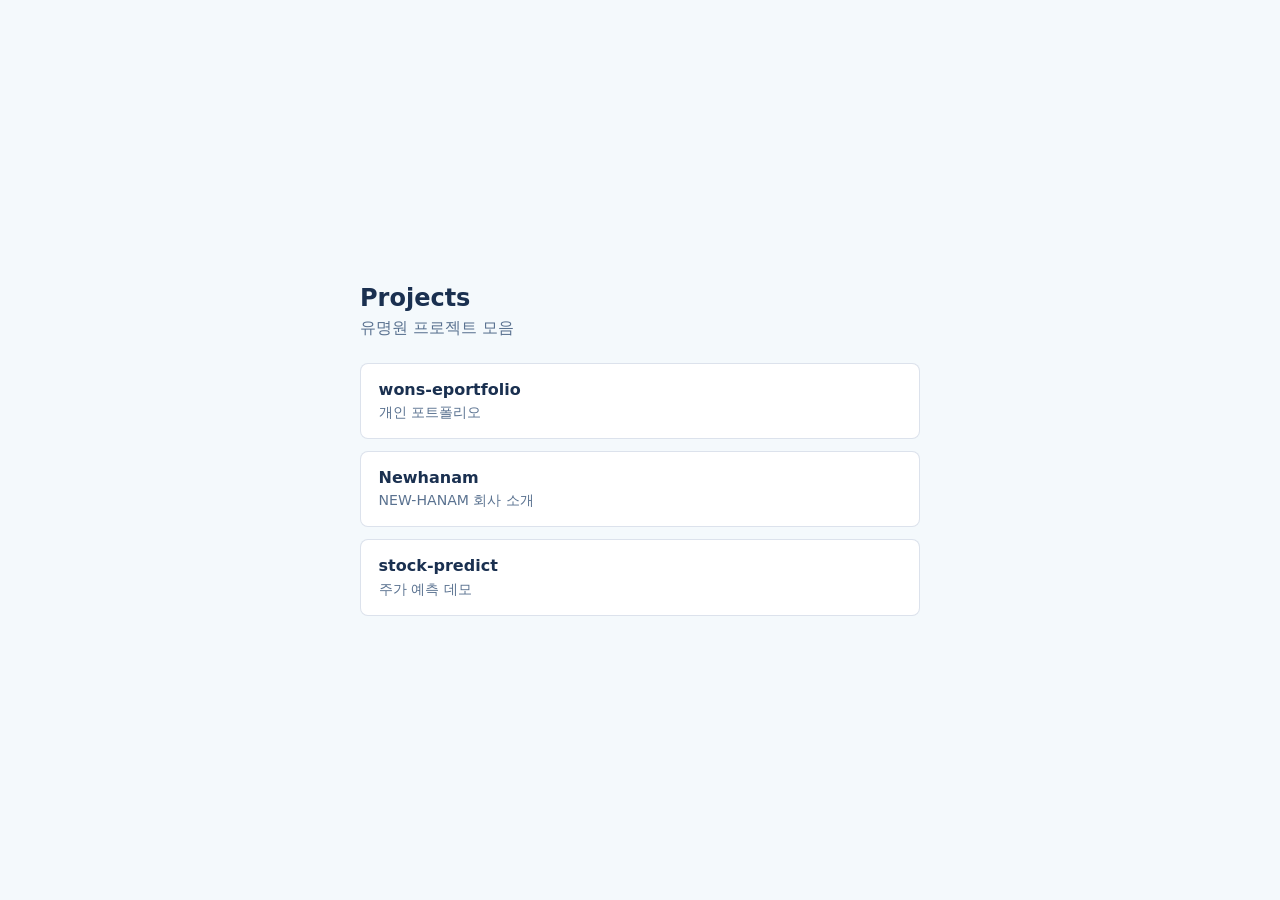
<file: index.html>
<!DOCTYPE html>
<html lang="ko">
<head>
  <meta charset="UTF-8" />
  <meta name="viewport" content="width=device-width, initial-scale=1.0" />
  <title>Mungwon You | Projects</title>
  <style>
    :root { color-scheme: light; font-family: "IBM Plex Sans", "Noto Sans KR", system-ui, sans-serif; }
    body { margin: 0; min-height: 100vh; display: grid; place-items: center; background: #f4f9fc; color: #1a3050; }
    main { width: min(560px, 92vw); }
    h1 { margin: 0 0 0.35rem; font-size: 1.5rem; }
    p { margin: 0 0 1.5rem; color: #5a7290; }
    ul { list-style: none; margin: 0; padding: 0; display: grid; gap: 0.75rem; }
    a { display: block; padding: 1rem 1.1rem; border: 1px solid rgba(26,64,128,.15); background: #fff; color: inherit; text-decoration: none; border-radius: 8px; }
    a:hover { border-color: #5bb5c5; }
    strong { display: block; margin-bottom: 0.2rem; }
    span { font-size: 0.88rem; color: #5a7290; }
  </style>
</head>
<body>
  <main>
    <h1>Projects</h1>
    <p>유명원 프로젝트 모음</p>
    <ul>
      <li>
        <a href="https://wons-eportfolio.vercel.app/">
          <strong>wons-eportfolio</strong>
          <span>개인 포트폴리오</span>
        </a>
      </li>
      <li>
        <a href="https://2026-newhanam.vercel.app/">
          <strong>Newhanam</strong>
          <span>NEW-HANAM 회사 소개</span>
        </a>
      </li>
      <li>
        <a href="https://stock-predict-nu.vercel.app/">
          <strong>stock-predict</strong>
          <span>주가 예측 데모</span>
        </a>
      </li>
    </ul>
  </main>
</body>
</html>
</file>
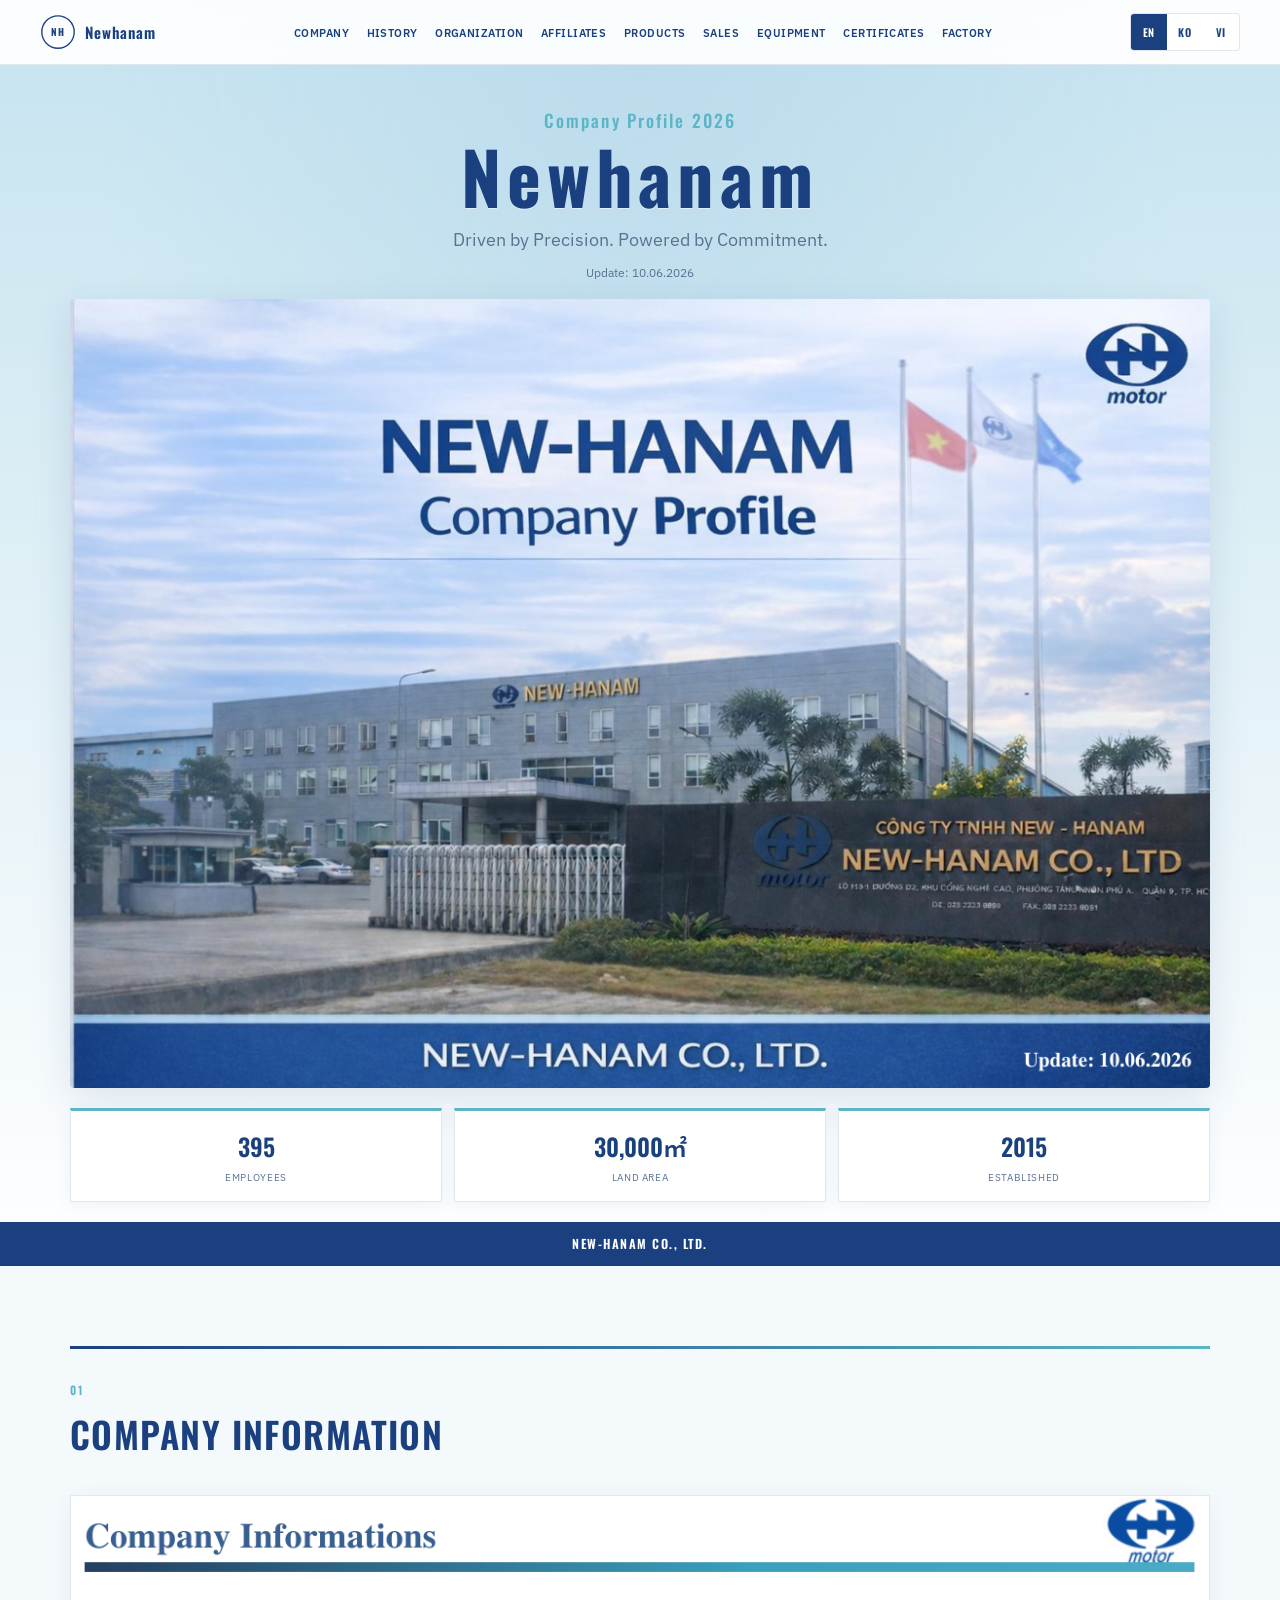
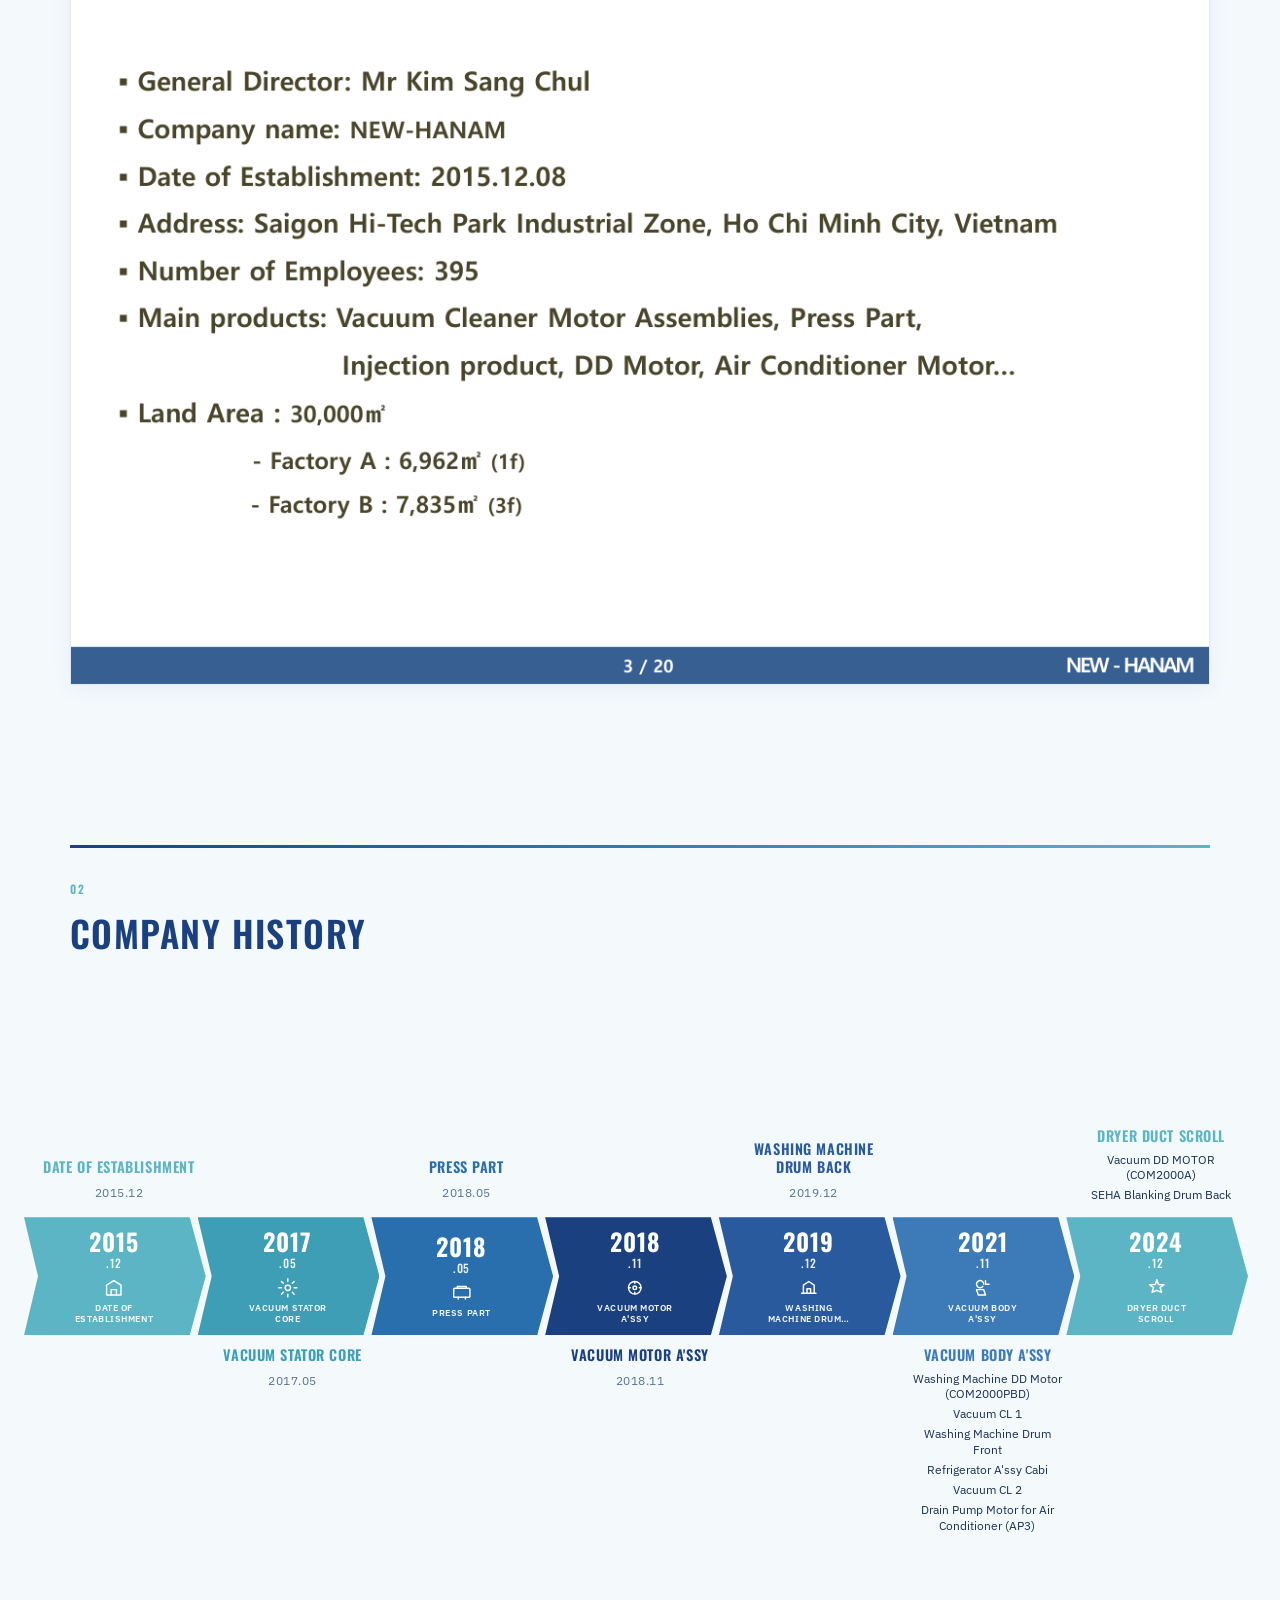
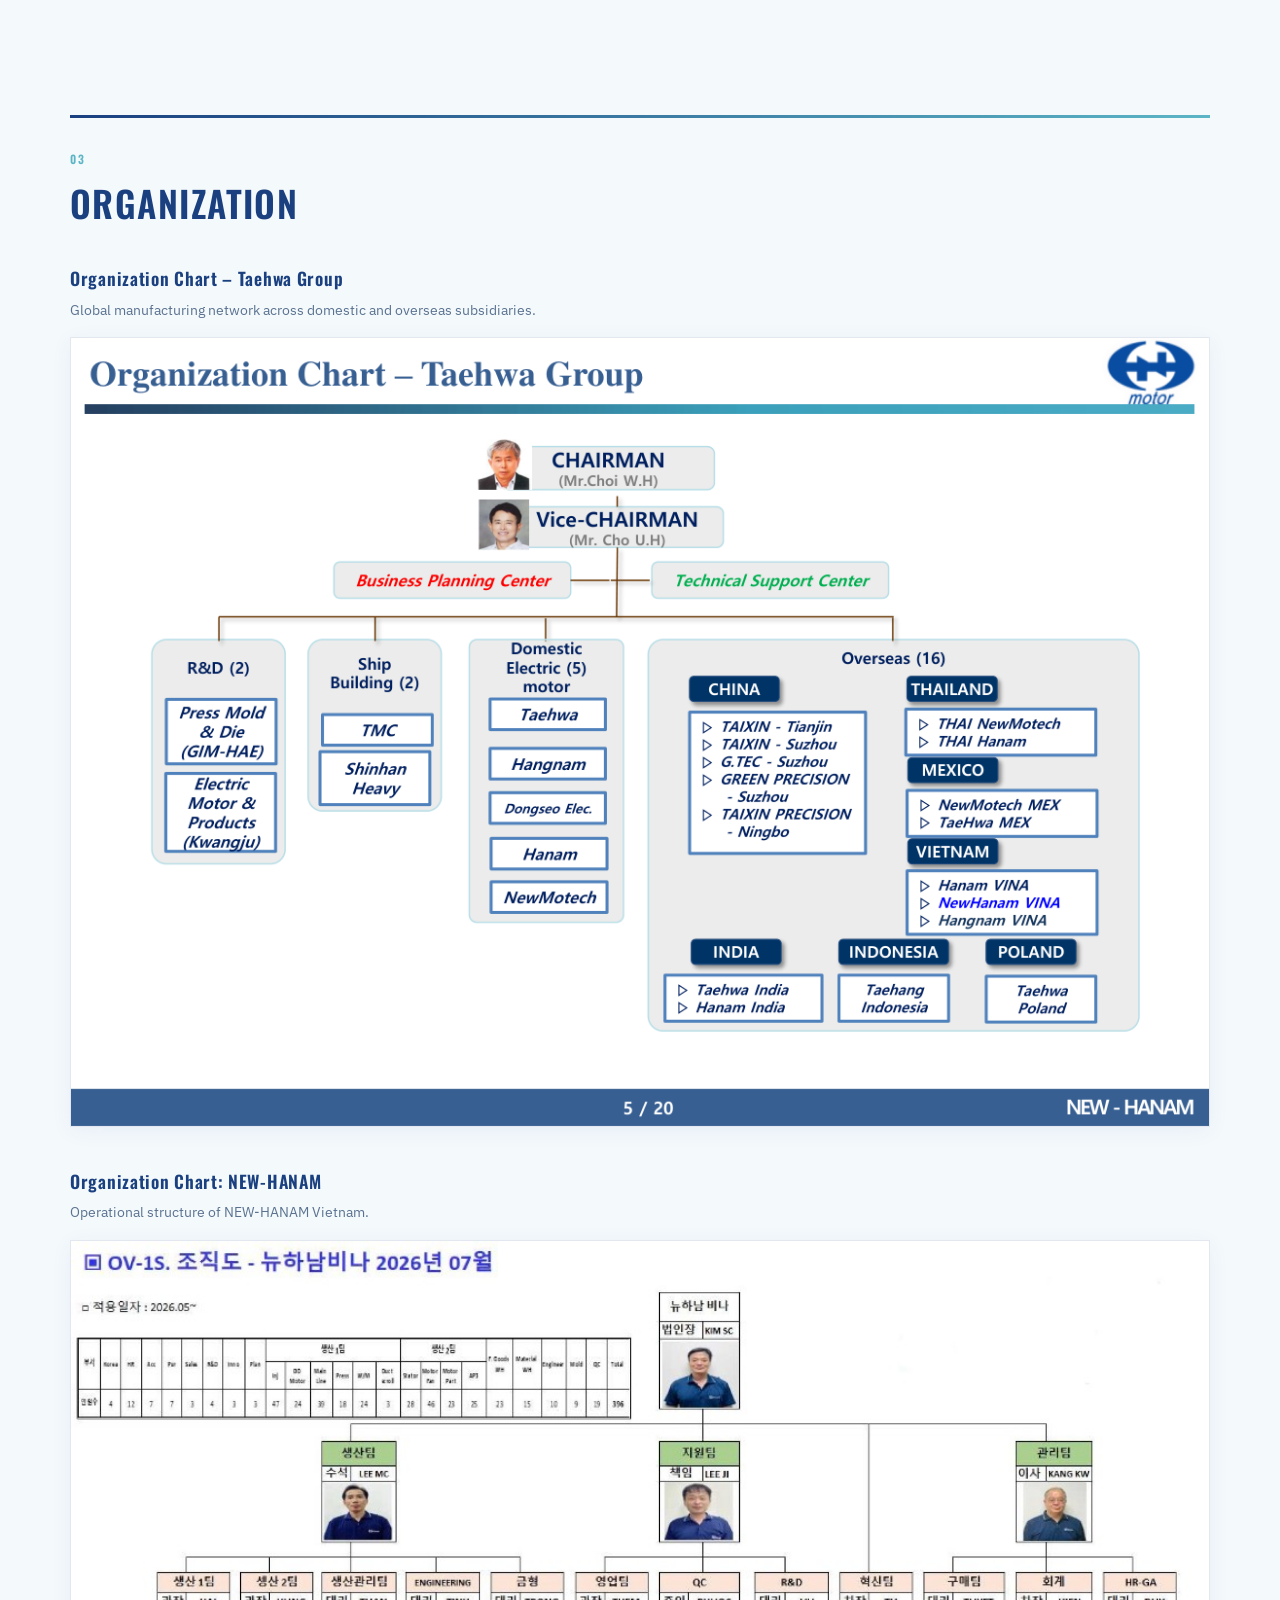
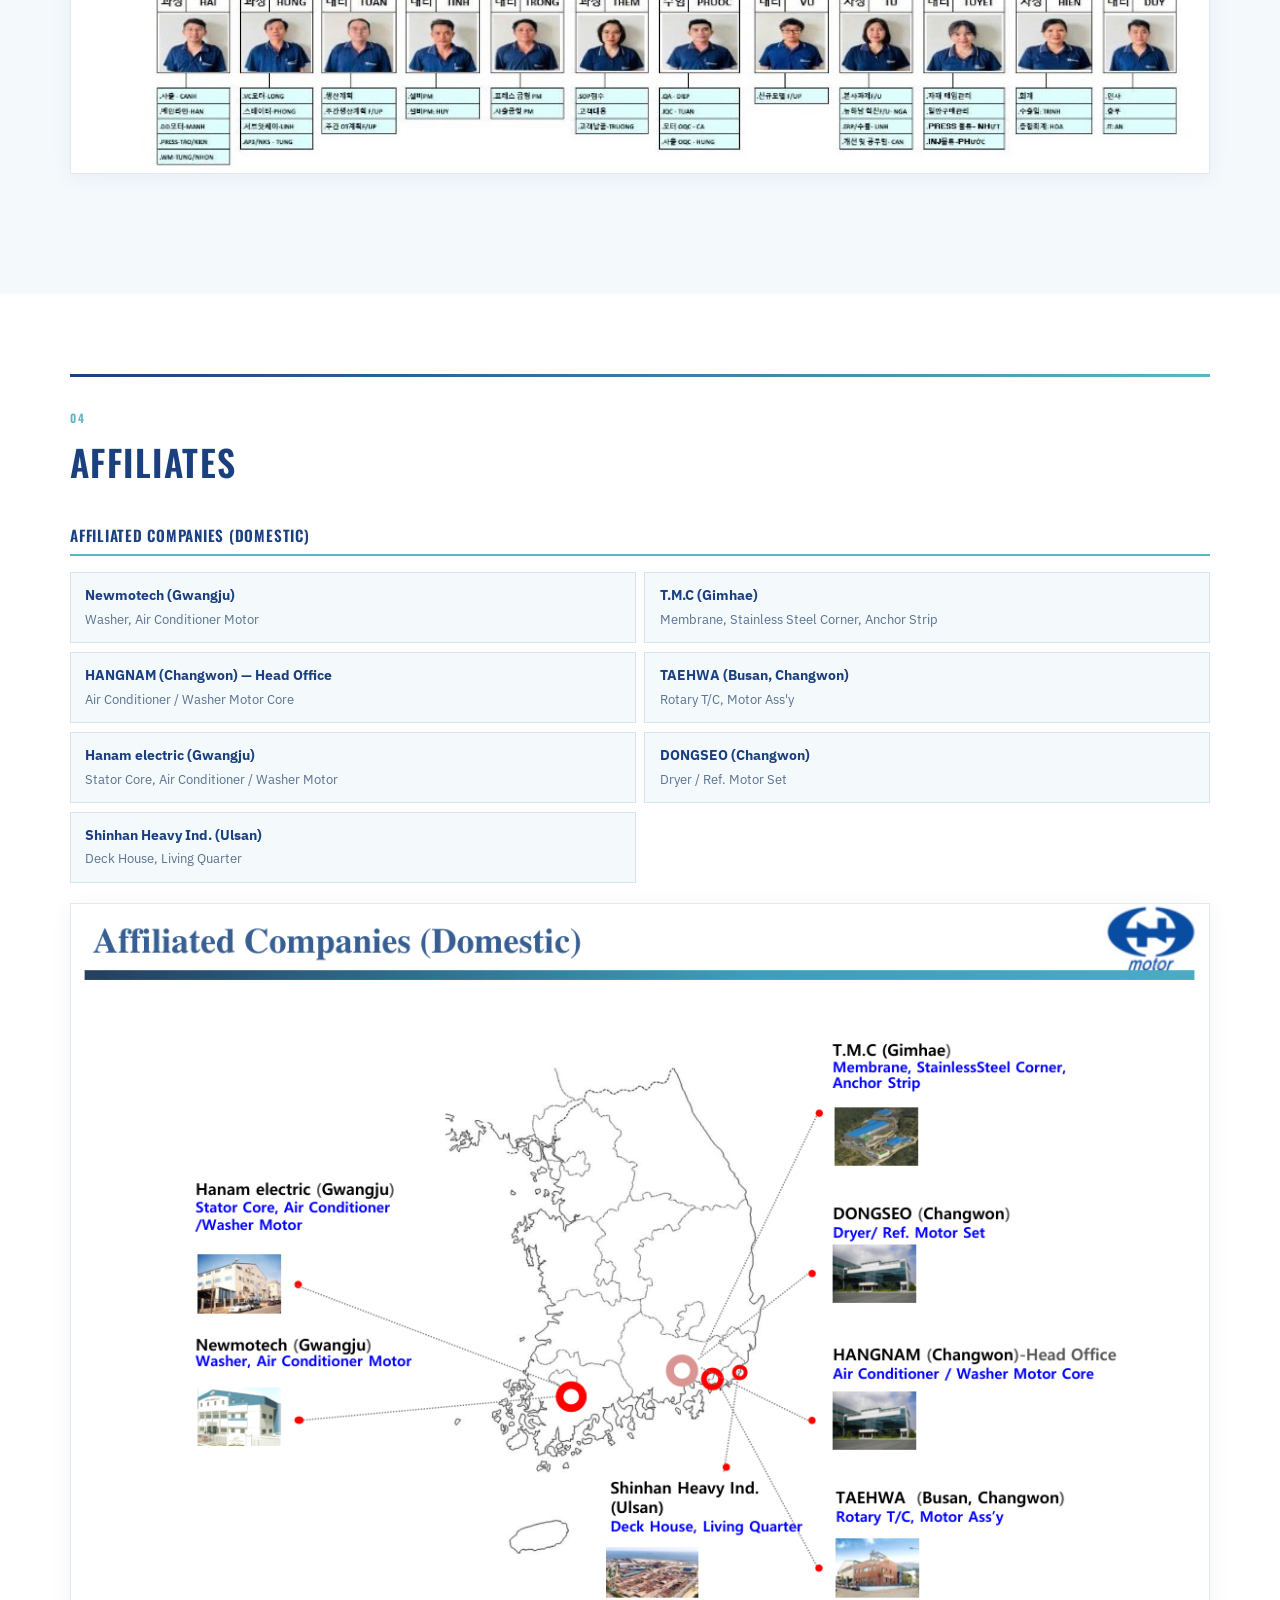
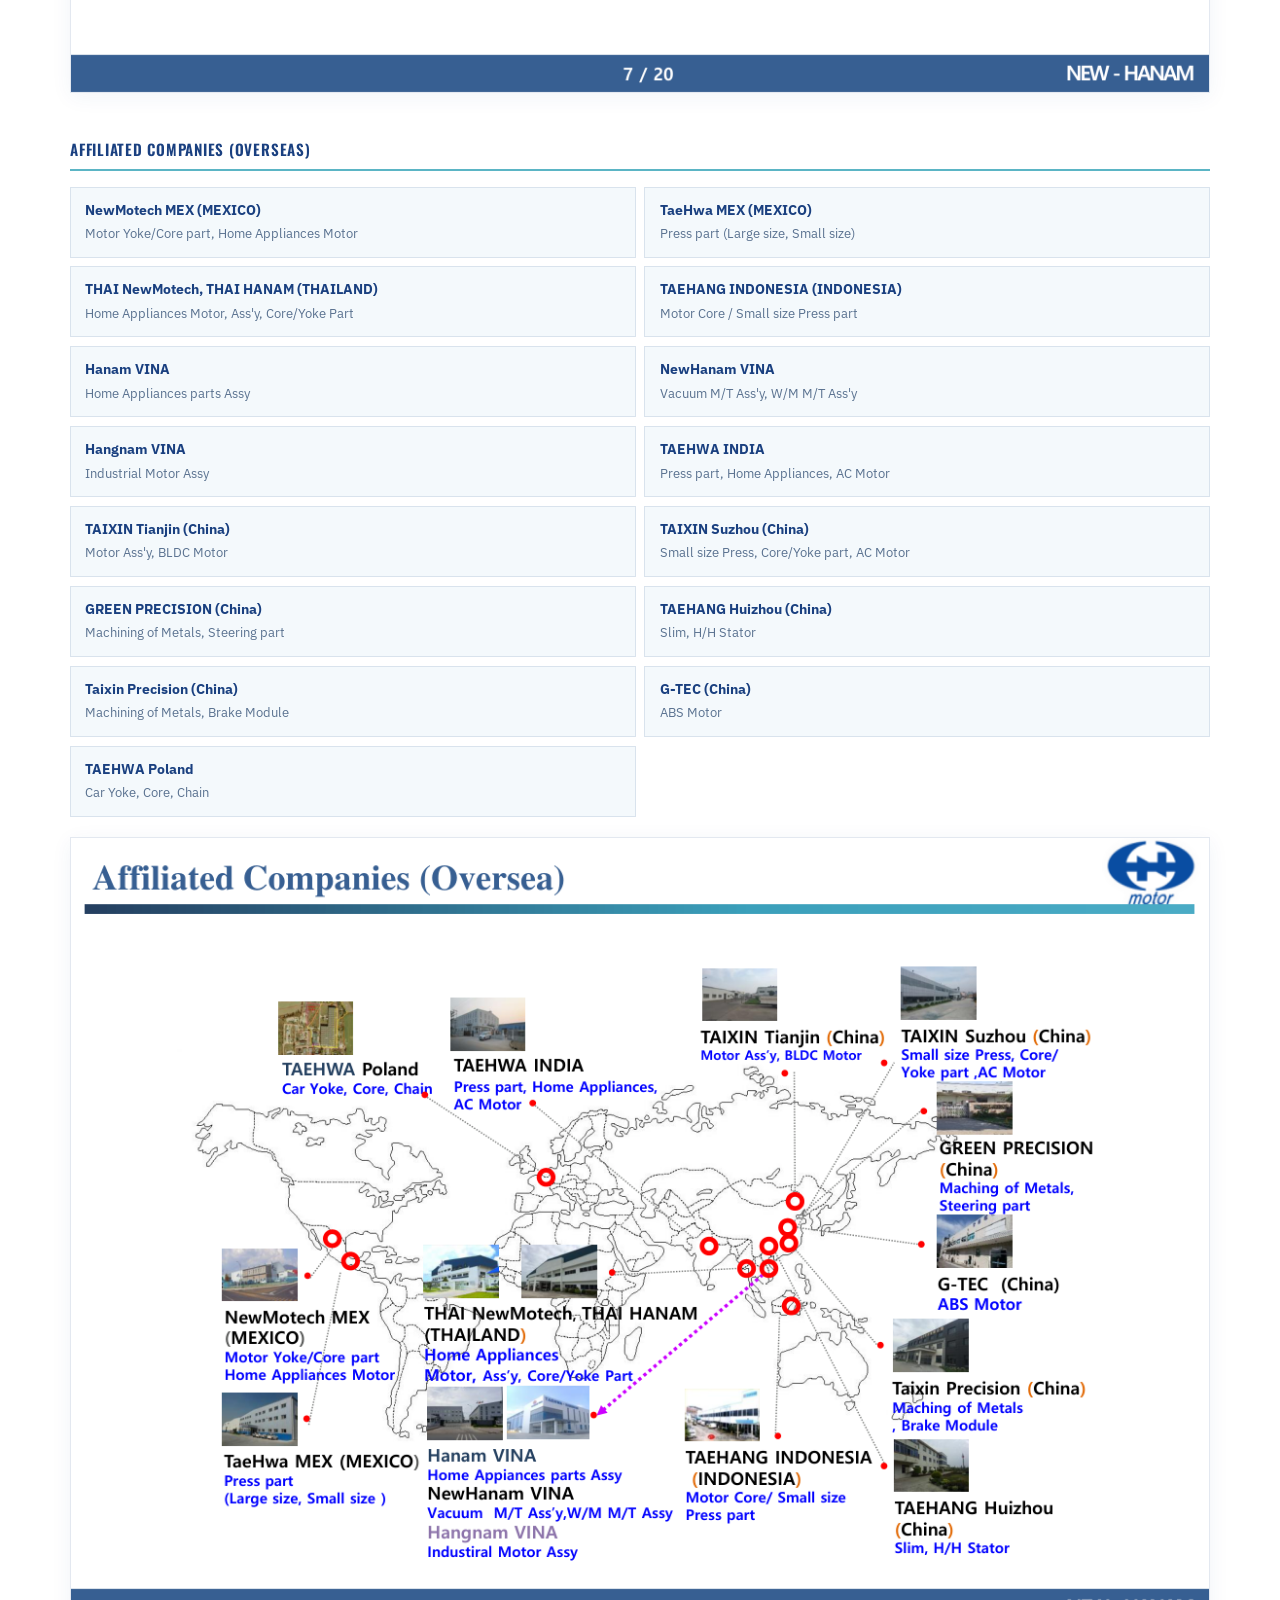
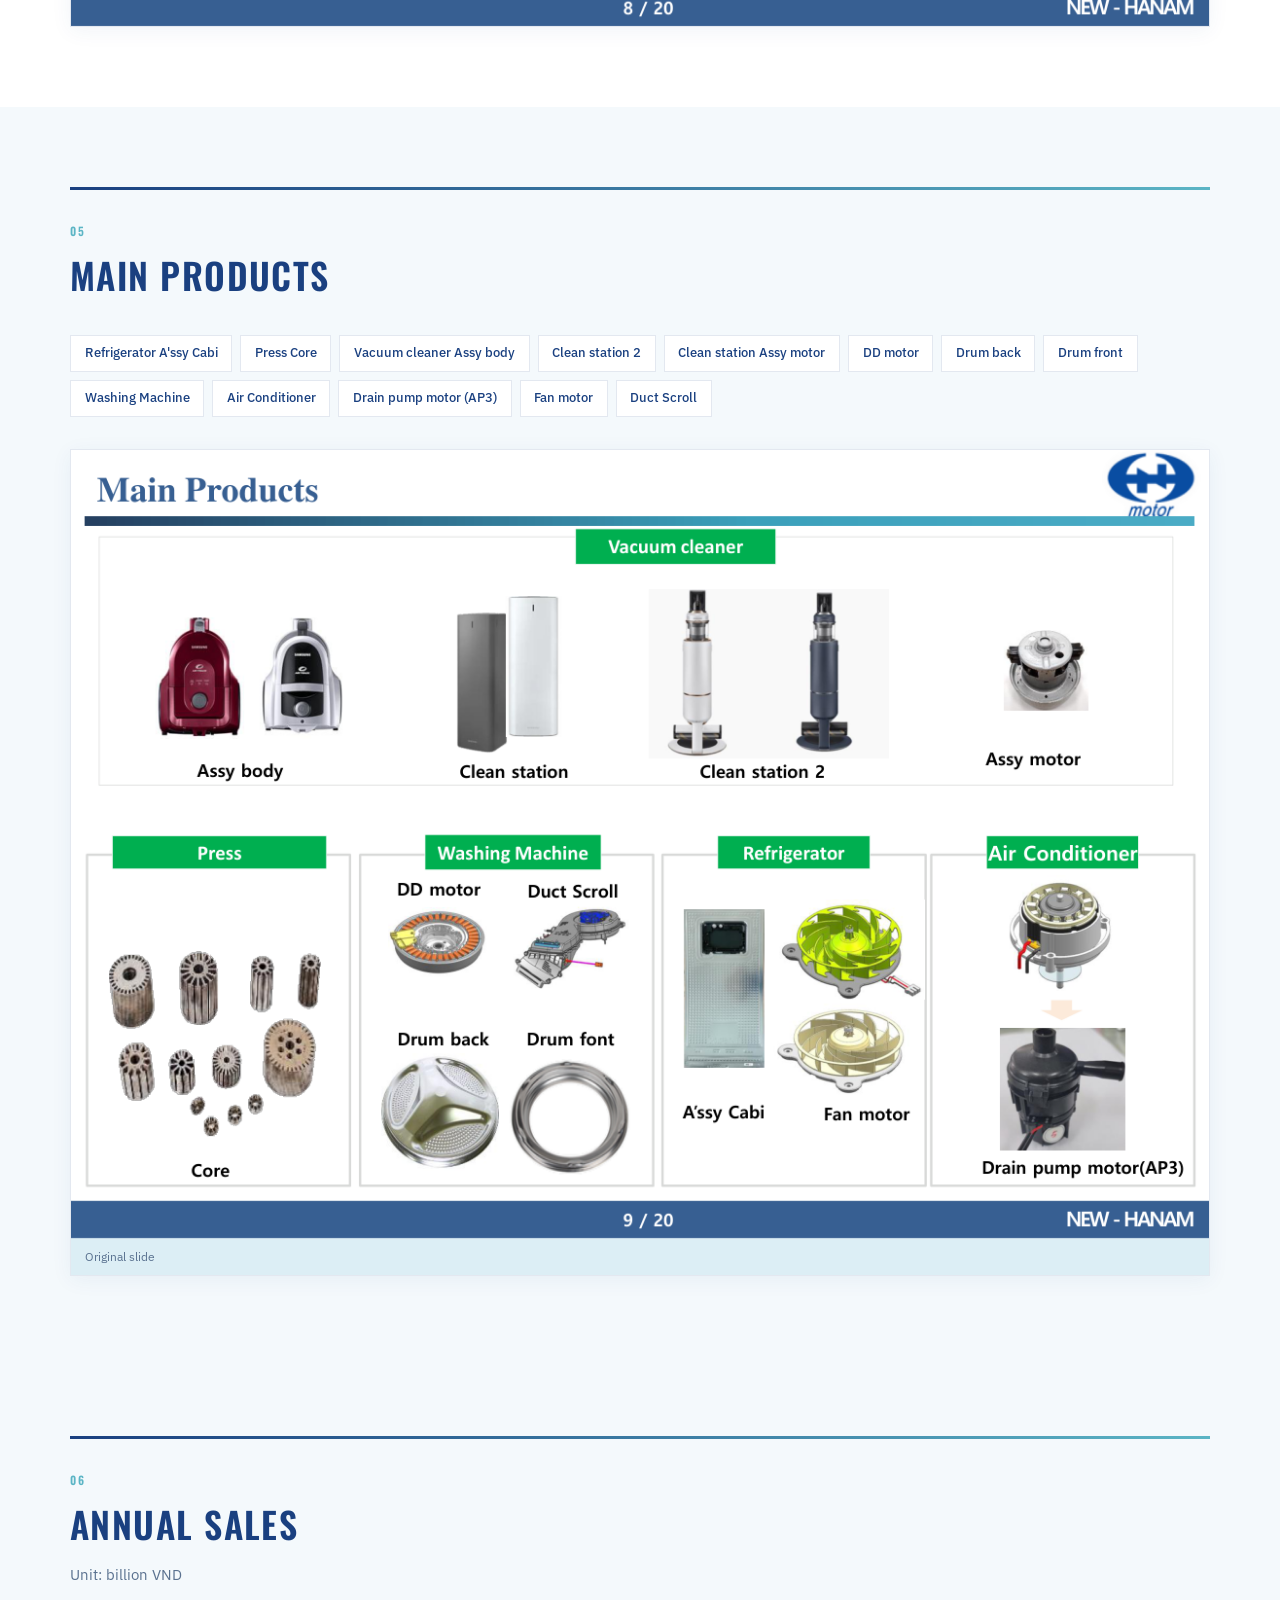
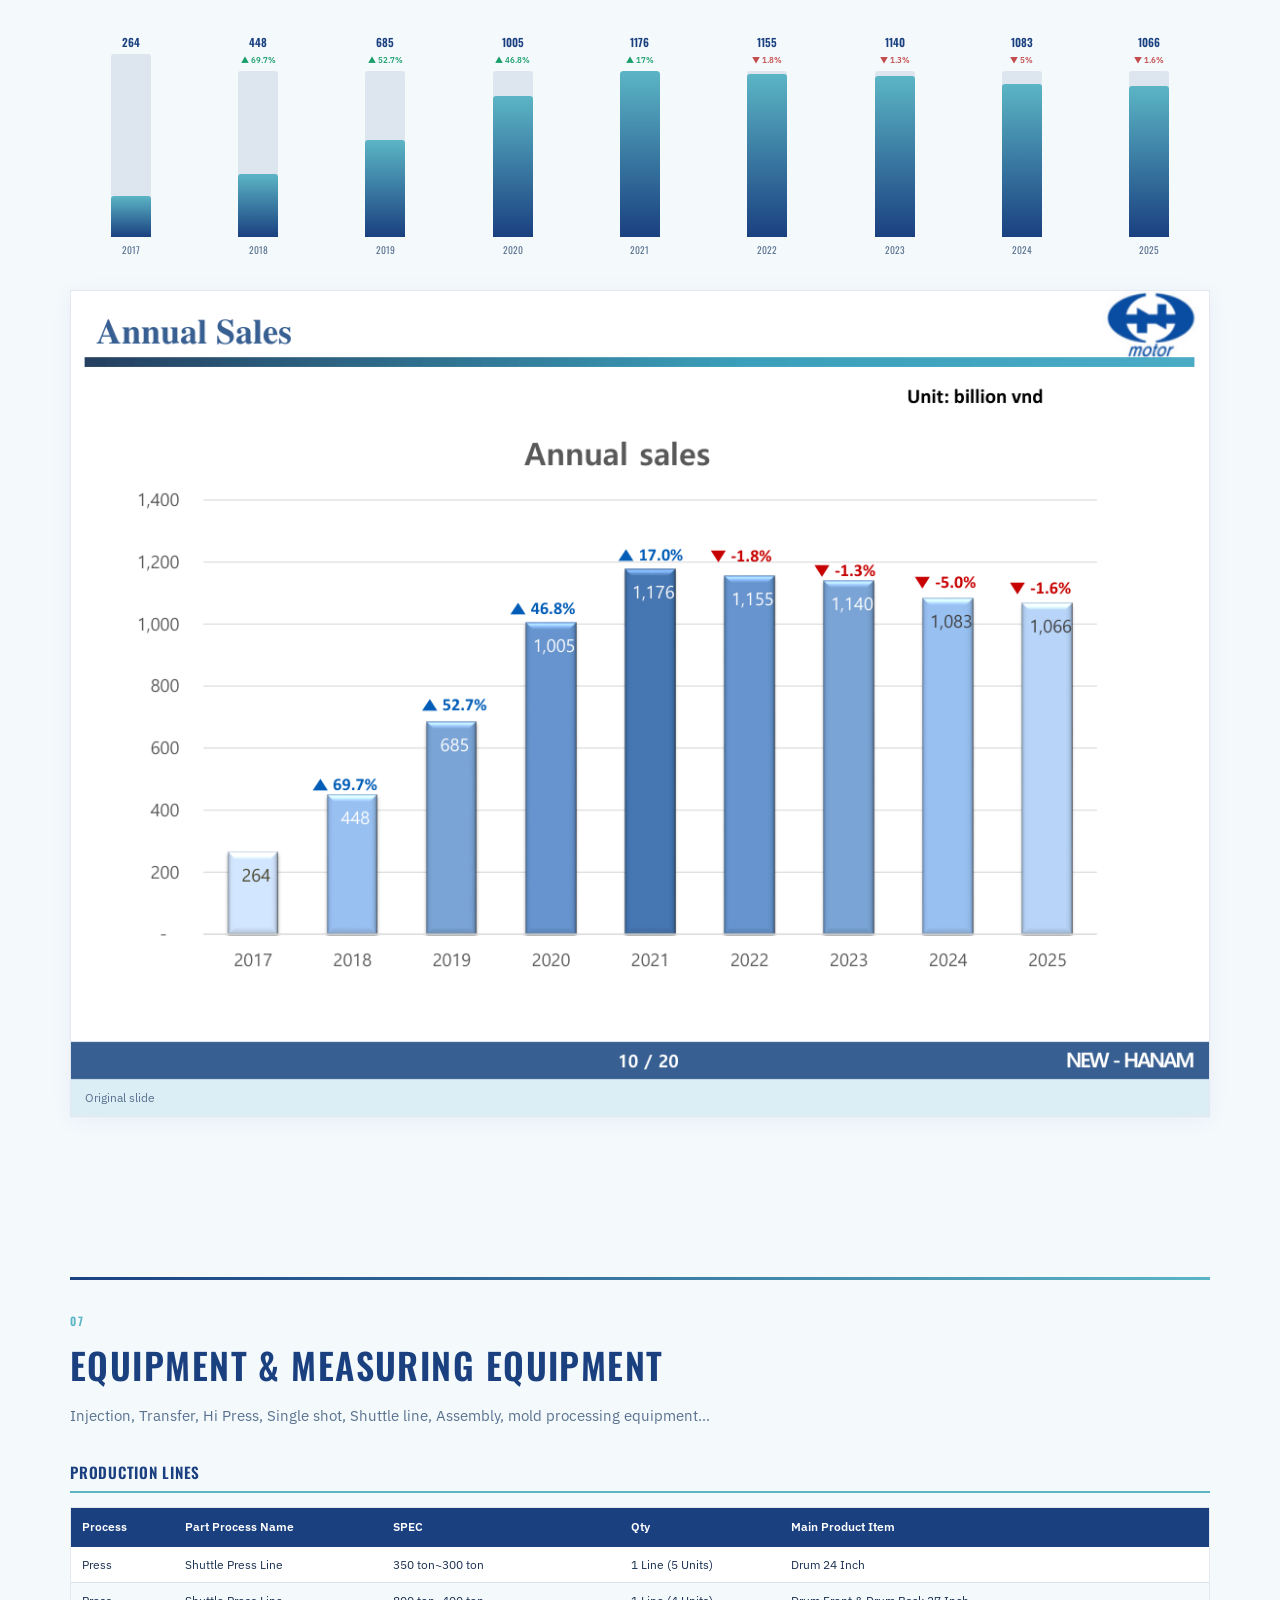
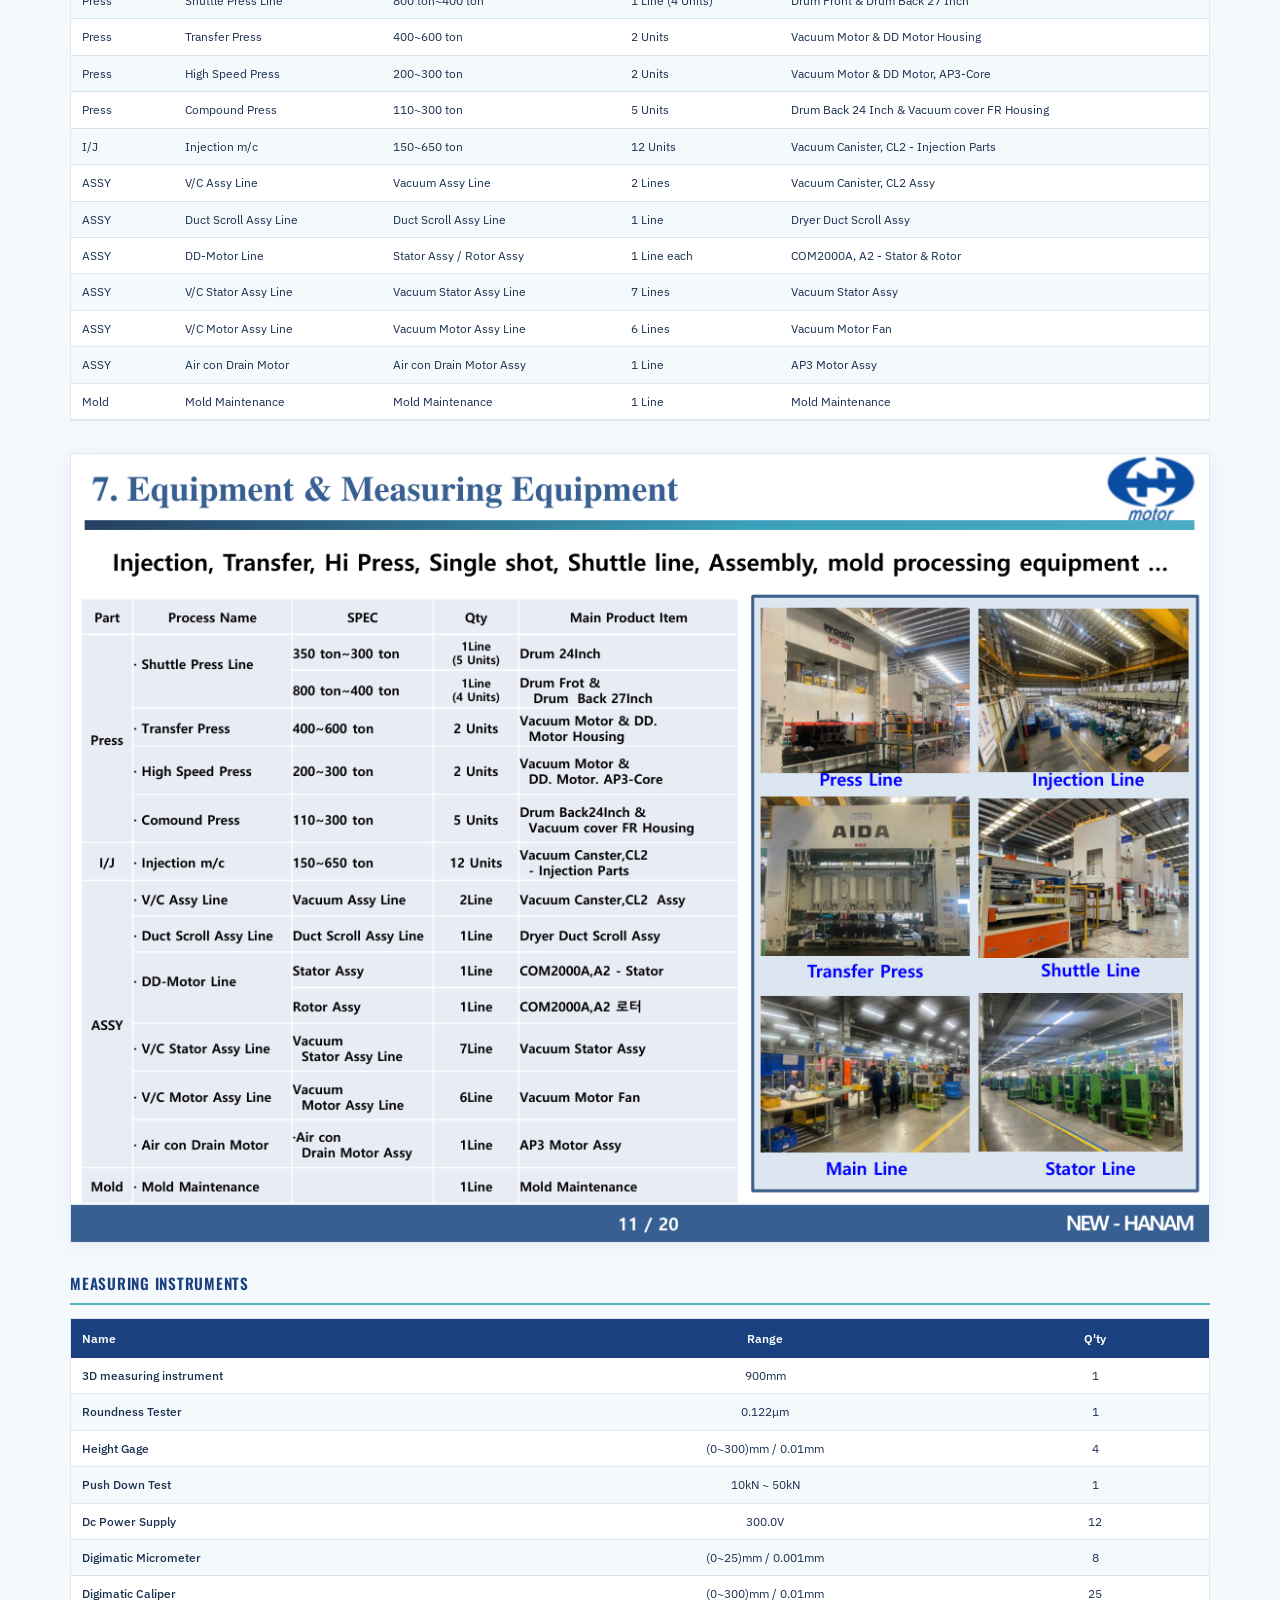
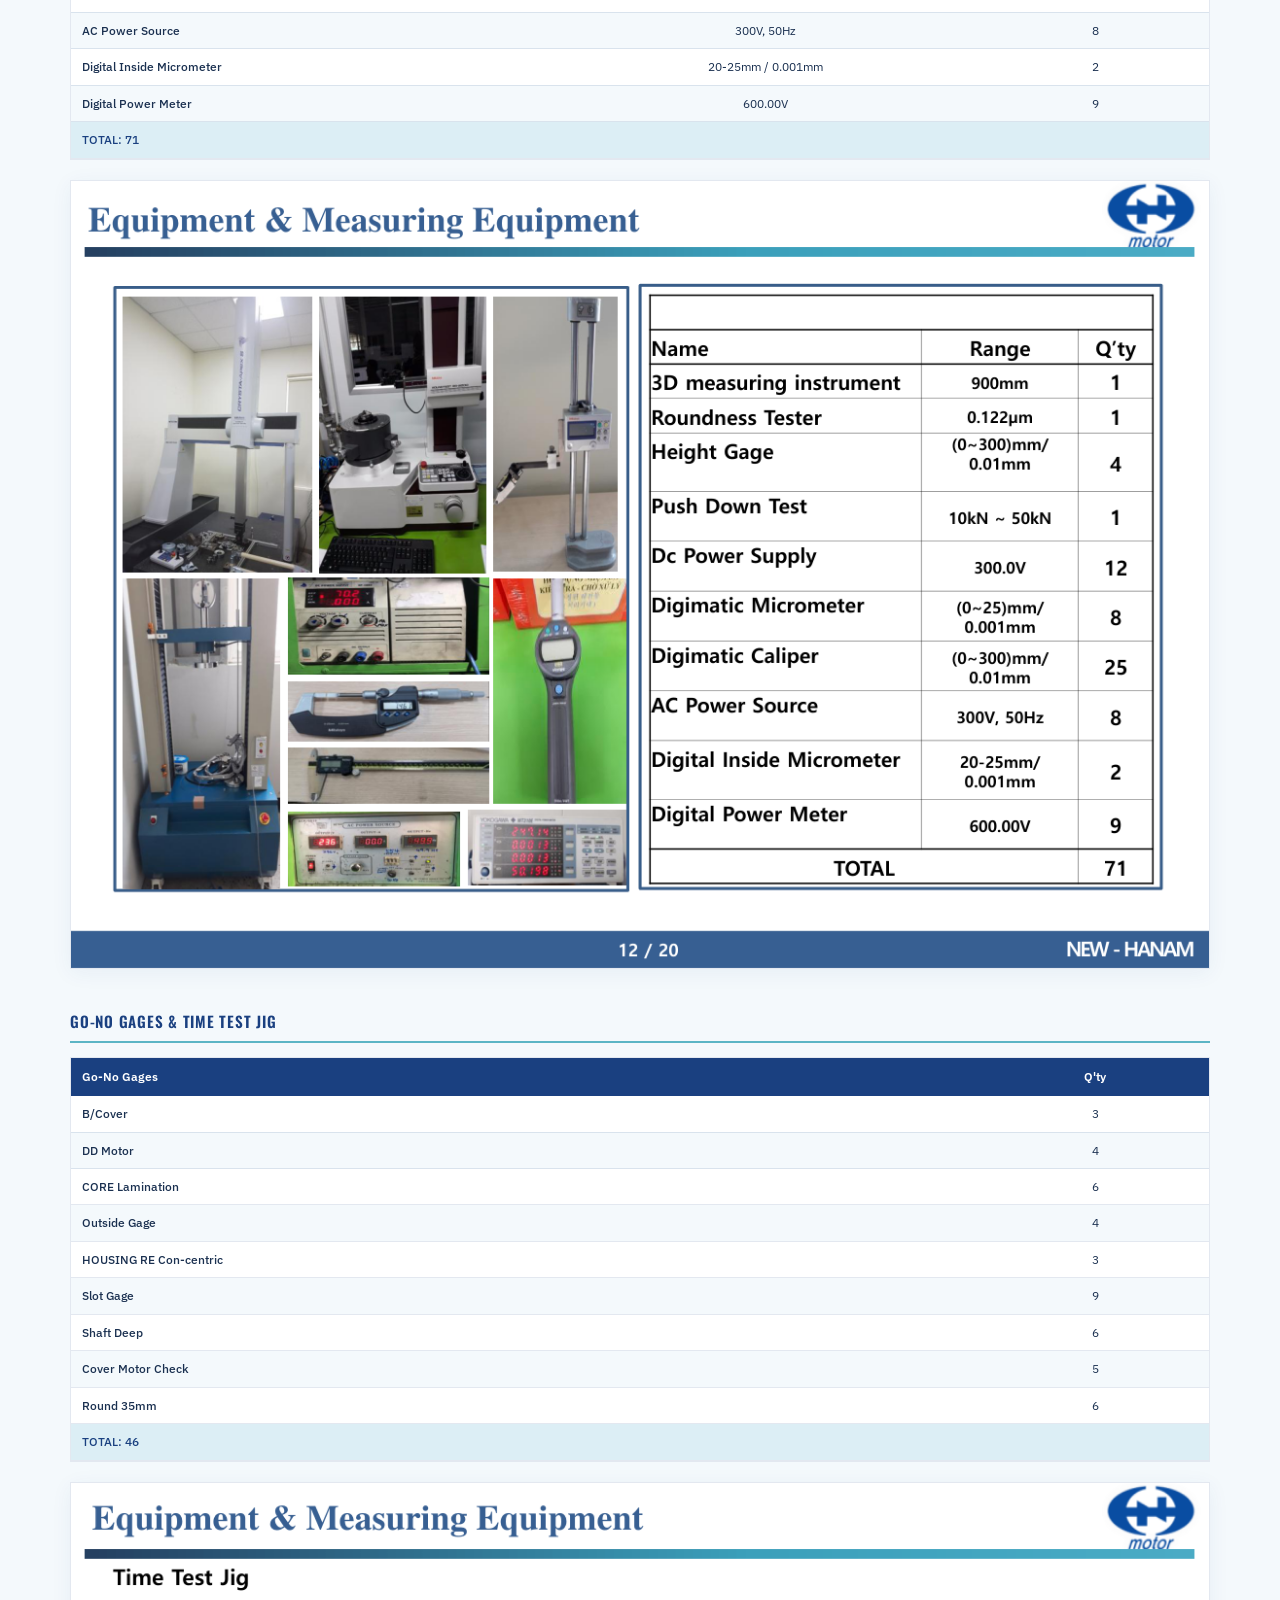
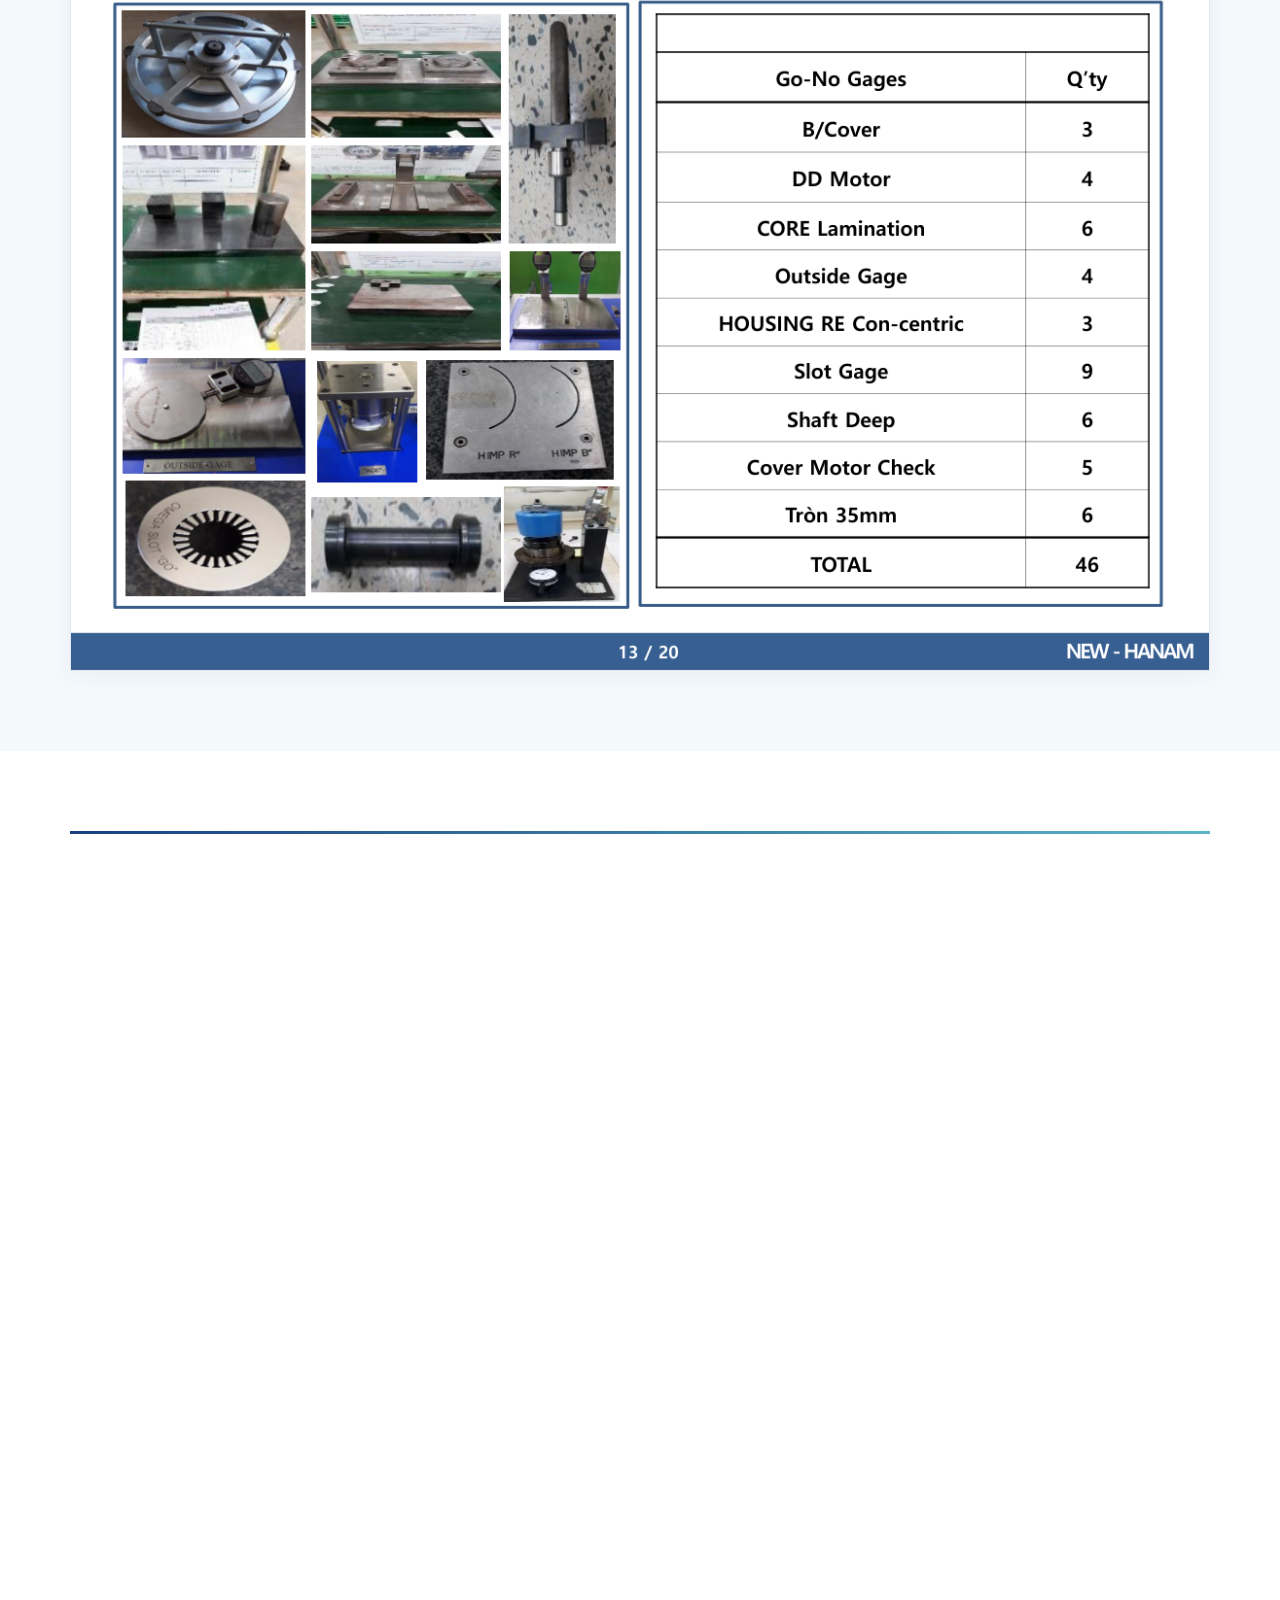
<file: Newhanam/index.html>
<!DOCTYPE html>
<html lang="en" class="scroll-smooth">
<head>
  <meta charset="UTF-8" />
  <meta name="viewport" content="width=device-width, initial-scale=1.0" />
  <meta name="description" content="Newhanam — Vacuum cleaner motor assemblies, press parts, injection products manufacturer in Ho Chi Minh City, Vietnam." />
  <title>Newhanam | Company Profile 2026</title>
  <link rel="preconnect" href="https://fonts.googleapis.com" />
  <link rel="preconnect" href="https://fonts.gstatic.com" crossorigin />
  <link href="https://fonts.googleapis.com/css2?family=IBM+Plex+Sans:wght@300;400;500;600;700&family=Noto+Sans+KR:wght@400;500;600;700&family=Oswald:wght@400;500;600;700&display=swap" rel="stylesheet" />
  <link rel="stylesheet" href="./styles.css" />
</head>
<body>

  <nav id="navbar" class="navbar">
    <div class="nav-inner">
      <a href="#hero" class="nav-logo">
        <span class="logo-mark" aria-hidden="true">
          <svg viewBox="0 0 40 40" fill="none"><circle cx="20" cy="20" r="18" stroke="currentColor" stroke-width="1.5"/><text x="20" y="24" text-anchor="middle" font-size="11" font-weight="700" fill="currentColor">NH</text></svg>
        </span>
        <span class="nav-logo-text">Newhanam</span>
      </a>
      <ul class="nav-links">
        <li><a href="#company" class="nav-link" data-i18n="nav.company">Company</a></li>
        <li><a href="#history" class="nav-link" data-i18n="nav.history">History</a></li>
        <li><a href="#organization" class="nav-link" data-i18n="nav.organization">Organization</a></li>
        <li><a href="#affiliates" class="nav-link" data-i18n="nav.affiliates">Affiliates</a></li>
        <li><a href="#products" class="nav-link" data-i18n="nav.products">Products</a></li>
        <li><a href="#sales" class="nav-link" data-i18n="nav.sales">Sales</a></li>
        <li><a href="#equipment" class="nav-link" data-i18n="nav.equipment">Equipment</a></li>
        <li><a href="#certificates" class="nav-link" data-i18n="nav.certificates">Certificates</a></li>
        <li><a href="#factory" class="nav-link" data-i18n="nav.factory">Factory</a></li>
      </ul>
      <div class="nav-actions">
        <div class="lang-switcher" role="group" aria-label="Language">
          <button type="button" class="lang-btn active" data-lang="en" aria-pressed="true">EN</button>
          <button type="button" class="lang-btn" data-lang="ko" aria-pressed="false">KO</button>
          <button type="button" class="lang-btn" data-lang="vi" aria-pressed="false">VI</button>
        </div>
        <button id="menu-toggle" class="menu-toggle" aria-label="Menu" aria-expanded="false">
          <span></span><span></span><span></span>
        </button>
      </div>
    </div>
    <div id="mobile-menu" class="mobile-menu">
      <div class="lang-switcher lang-switcher--mobile" role="group" aria-label="Language">
        <button type="button" class="lang-btn active" data-lang="en" aria-pressed="true">EN</button>
        <button type="button" class="lang-btn" data-lang="ko" aria-pressed="false">KO</button>
        <button type="button" class="lang-btn" data-lang="vi" aria-pressed="false">VI</button>
      </div>
      <a href="#company" class="mobile-link" data-i18n="nav.company">Company</a>
      <a href="#history" class="mobile-link" data-i18n="nav.history">History</a>
      <a href="#organization" class="mobile-link" data-i18n="nav.organization">Organization</a>
      <a href="#affiliates" class="mobile-link" data-i18n="nav.affiliates">Affiliates</a>
      <a href="#products" class="mobile-link" data-i18n="nav.products">Products</a>
      <a href="#sales" class="mobile-link" data-i18n="nav.sales">Sales</a>
      <a href="#equipment" class="mobile-link" data-i18n="nav.equipment">Equipment</a>
      <a href="#certificates" class="mobile-link" data-i18n="nav.certificates">Certificates</a>
      <a href="#factory" class="mobile-link" data-i18n="nav.factory">Factory</a>
    </div>
  </nav>

  <header id="hero" class="hero">
    <div class="hero-sky" aria-hidden="true"></div>
    <div class="container hero-top reveal">
      <p class="hero-badge" data-i18n="hero.badge">Company Profile 2026</p>
      <h1 class="hero-title" data-i18n="hero.title">Newhanam</h1>
      <p class="hero-subtitle" data-i18n="hero.subtitle">Driven by Precision. Powered by Commitment.</p>
      <p class="hero-update" data-i18n="hero.update">Update: 10.06.2026</p>
    </div>
    <div class="hero-building reveal">
      <img src="./assets/slide-01.png" alt="NEW-HANAM factory" class="hero-building-img" fetchpriority="high" />
    </div>
    <div class="hero-stats container reveal">
      <div class="stat-box"><span class="stat-num">395</span><span class="stat-label">Employees</span></div>
      <div class="stat-box"><span class="stat-num">30,000㎡</span><span class="stat-label">Land Area</span></div>
      <div class="stat-box"><span class="stat-num">2015</span><span class="stat-label">Established</span></div>
    </div>
    <div class="hero-bar" aria-hidden="true">
      <span class="hero-bar-text">NEW-HANAM CO., LTD.</span>
    </div>
  </header>

  <main>
    <section id="company" class="section">
      <div class="container">
        <div class="section-head reveal">
          <span class="section-num">01</span>
          <h2 class="section-title" data-i18n="company.title">Company Information</h2>
        </div>
        <figure class="slide-figure reveal">
          <img src="./assets/slide-03.png" alt="Company Information" loading="lazy" />
        </figure>
      </div>
    </section>

    <section id="history" class="section section--history">
      <div class="container">
        <div class="section-head reveal">
          <span class="section-num">02</span>
          <h2 class="section-title" data-i18n="history.title">Company History</h2>
        </div>
      </div>
      <div id="history-list" class="history-infographic reveal"></div>
    </section>

    <section id="organization" class="section">
      <div class="container">
        <div class="section-head reveal">
          <span class="section-num">03</span>
          <h2 class="section-title" data-i18n="nav.organization">Organization</h2>
        </div>
        <div class="org-block reveal">
          <h3 class="org-title" data-i18n="org.taehwaTitle">Organization Chart – Taehwa Group</h3>
          <p class="org-desc" data-i18n="org.taehwaDesc">Global manufacturing network across domestic and overseas subsidiaries.</p>
          <figure class="slide-figure">
            <img src="./assets/slide-05.png" alt="Taehwa Group Organization" loading="lazy" />
          </figure>
        </div>
        <div class="org-block reveal">
          <h3 class="org-title" data-i18n="org.newhanamTitle">Organization Chart: NEW-HANAM</h3>
          <p class="org-desc" data-i18n="org.newhanamDesc">Operational structure of NEW-HANAM Vietnam.</p>
          <figure class="slide-figure">
            <img src="./assets/org-newhanam.png" alt="NEW-HANAM Organization" loading="lazy" />
          </figure>
        </div>
      </div>
    </section>

    <section id="affiliates" class="section section--alt">
      <div class="container">
        <div class="section-head reveal">
          <span class="section-num">04</span>
          <h2 class="section-title" data-i18n="nav.affiliates">Affiliated Companies</h2>
        </div>
        <div class="affiliates-stack reveal">
          <div class="affiliate-block">
            <h3 data-i18n="affiliates.domesticTitle">Affiliated Companies (Domestic)</h3>
            <ul id="affiliates-domestic" class="affiliate-list affiliate-list--wide"></ul>
            <figure class="slide-figure affiliate-map affiliate-map--full">
              <img src="./assets/slide-07.png" alt="Domestic Affiliates" loading="lazy" />
            </figure>
          </div>
          <div class="affiliate-block affiliate-block--overseas">
            <h3 data-i18n="affiliates.overseasTitle">Affiliated Companies (Overseas)</h3>
            <ul id="affiliates-overseas" class="affiliate-list affiliate-list--wide"></ul>
            <figure class="slide-figure affiliate-map affiliate-map--full">
              <img src="./assets/slide-08.png" alt="Overseas Affiliates" loading="lazy" />
            </figure>
          </div>
        </div>
      </div>
    </section>

    <section id="products" class="section">
      <div class="container">
        <div class="section-head reveal">
          <span class="section-num">05</span>
          <h2 class="section-title" data-i18n="products.title">Main Products</h2>
        </div>
        <div id="products-grid" class="products-grid"></div>
        <figure class="slide-figure reveal">
          <img src="./assets/slide-09.png" alt="Main Products" loading="lazy" />
          <figcaption data-i18n="slide">Original slide</figcaption>
        </figure>
      </div>
    </section>

    <section id="sales" class="section section--sales">
      <div class="container">
        <div class="section-head reveal">
          <span class="section-num">06</span>
          <h2 class="section-title" data-i18n="sales.title">Annual Sales</h2>
          <p class="section-sub" data-i18n="sales.unit">Unit: billion VND</p>
        </div>
        <div id="sales-chart" class="sales-chart reveal"></div>
        <figure class="slide-figure reveal">
          <img src="./assets/slide-10.png" alt="Annual Sales" loading="lazy" />
          <figcaption data-i18n="slide">Original slide</figcaption>
        </figure>
      </div>
    </section>

    <section id="equipment" class="section">
      <div class="container">
        <div class="section-head reveal">
          <span class="section-num">07</span>
          <h2 class="section-title" data-i18n="equipment.title">Equipment & Measuring Equipment</h2>
          <p class="section-sub" data-i18n="equipment.intro">Injection, Transfer, Hi Press, Single shot, Shuttle line, Assembly, mold processing equipment…</p>
        </div>
        <div class="equip-block reveal">
          <h3 class="equip-subtitle" data-i18n="equipment.processTitle">Production Lines</h3>
          <div id="equipment-process" class="table-wrap"></div>
        </div>
        <figure class="slide-figure reveal">
          <img src="./assets/slide-11.png" alt="Equipment" loading="lazy" />
        </figure>
        <div class="equip-stack reveal">
          <div class="equip-block">
            <h3 class="equip-subtitle" data-i18n="equipment.measureTitle">Measuring Instruments</h3>
            <div id="equipment-measure" class="table-wrap"></div>
            <figure class="slide-figure equip-slide">
              <img src="./assets/slide-12.png" alt="Measuring Equipment" loading="lazy" />
            </figure>
          </div>
          <div class="equip-block">
            <h3 class="equip-subtitle" data-i18n="equipment.gaugeTitle">Go-No Gages & Time Test Jig</h3>
            <div id="equipment-gauge" class="table-wrap"></div>
            <figure class="slide-figure equip-slide">
              <img src="./assets/slide-13.png" alt="Go-No Gages" loading="lazy" />
            </figure>
          </div>
        </div>
      </div>
    </section>

    <section id="customers" class="section section--alt">
      <div class="container">
        <div class="section-head reveal">
          <span class="section-num">08</span>
          <h2 class="section-title" data-i18n="customers.title">Customers</h2>
        </div>
        <div id="customers-list" class="customers-list"></div>
        <figure class="slide-figure reveal">
          <img src="./assets/slide-14.png" alt="Customers" loading="lazy" />
        </figure>
      </div>
    </section>

    <section id="certificates" class="section">
      <div class="container">
        <div class="section-head reveal">
          <span class="section-num">09</span>
          <h2 class="section-title" data-i18n="certificates.title">Main Certificate Status</h2>
        </div>
        <div class="cert-groups reveal">
          <div id="cert-group-1" class="cert-row"></div>
          <figure class="slide-figure slide-figure--sm">
            <img src="./assets/slide-15.png" alt="Certificates 1" loading="lazy" />
          </figure>
          <div id="cert-group-2" class="cert-row"></div>
          <figure class="slide-figure slide-figure--sm">
            <img src="./assets/slide-16.png" alt="Certificates 2" loading="lazy" />
          </figure>
        </div>
      </div>
    </section>

    <section id="factory" class="section section--alt">
      <div class="container">
        <div class="section-head reveal">
          <span class="section-num">10</span>
          <h2 class="section-title" data-i18n="factory.title">Factory Layout</h2>
        </div>
        <div class="factory-grid reveal">
          <figure class="slide-figure">
            <figcaption data-i18n="factory.a">Factory A</figcaption>
            <img src="./assets/slide-17.png" alt="Factory A" loading="lazy" />
          </figure>
          <figure class="slide-figure">
            <figcaption data-i18n="factory.b1">Factory B – 1F</figcaption>
            <img src="./assets/slide-18.png" alt="Factory B 1F" loading="lazy" />
          </figure>
          <figure class="slide-figure factory-figure--wide">
            <figcaption><span data-i18n="factory.b2">Factory B – 2F</span> · <span data-i18n="factory.b3">Factory B – 3F</span></figcaption>
            <img src="./assets/slide-19.png" alt="Factory B 2F and 3F" loading="lazy" />
          </figure>
        </div>
      </div>
    </section>
  </main>

  <footer class="footer">
    <div class="container footer-inner reveal">
      <h2 class="footer-title" data-i18n="footer.tagline">Driven by Precision. Powered by Commitment.</h2>
      <p class="footer-thanks" data-i18n="footer.thanks">Thank you!</p>
      <p class="footer-copy" data-i18n="footer.copy">© 2026 NEW-HANAM. All Rights Reserved.</p>
    </div>
  </footer>

  <script src="./i18n.js"></script>
  <script src="./script.js"></script>
</body>
</html>
</file>
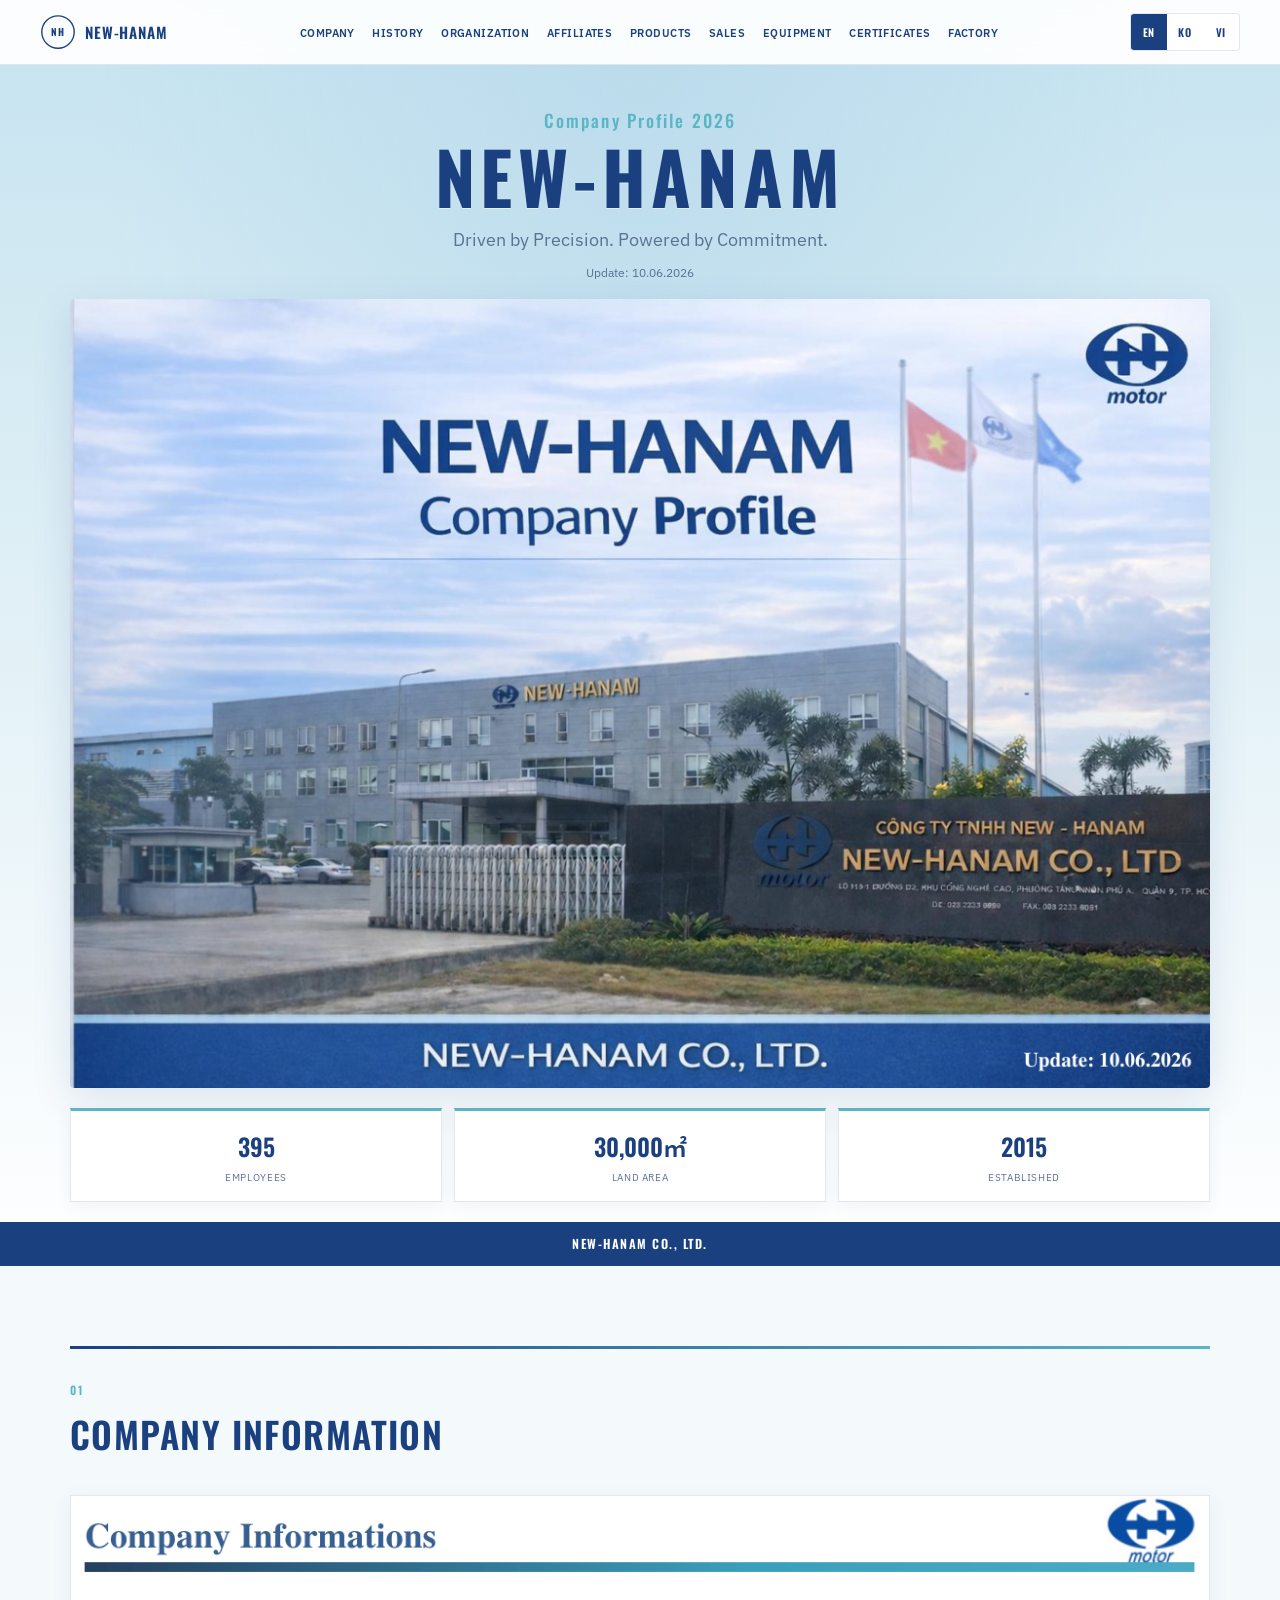
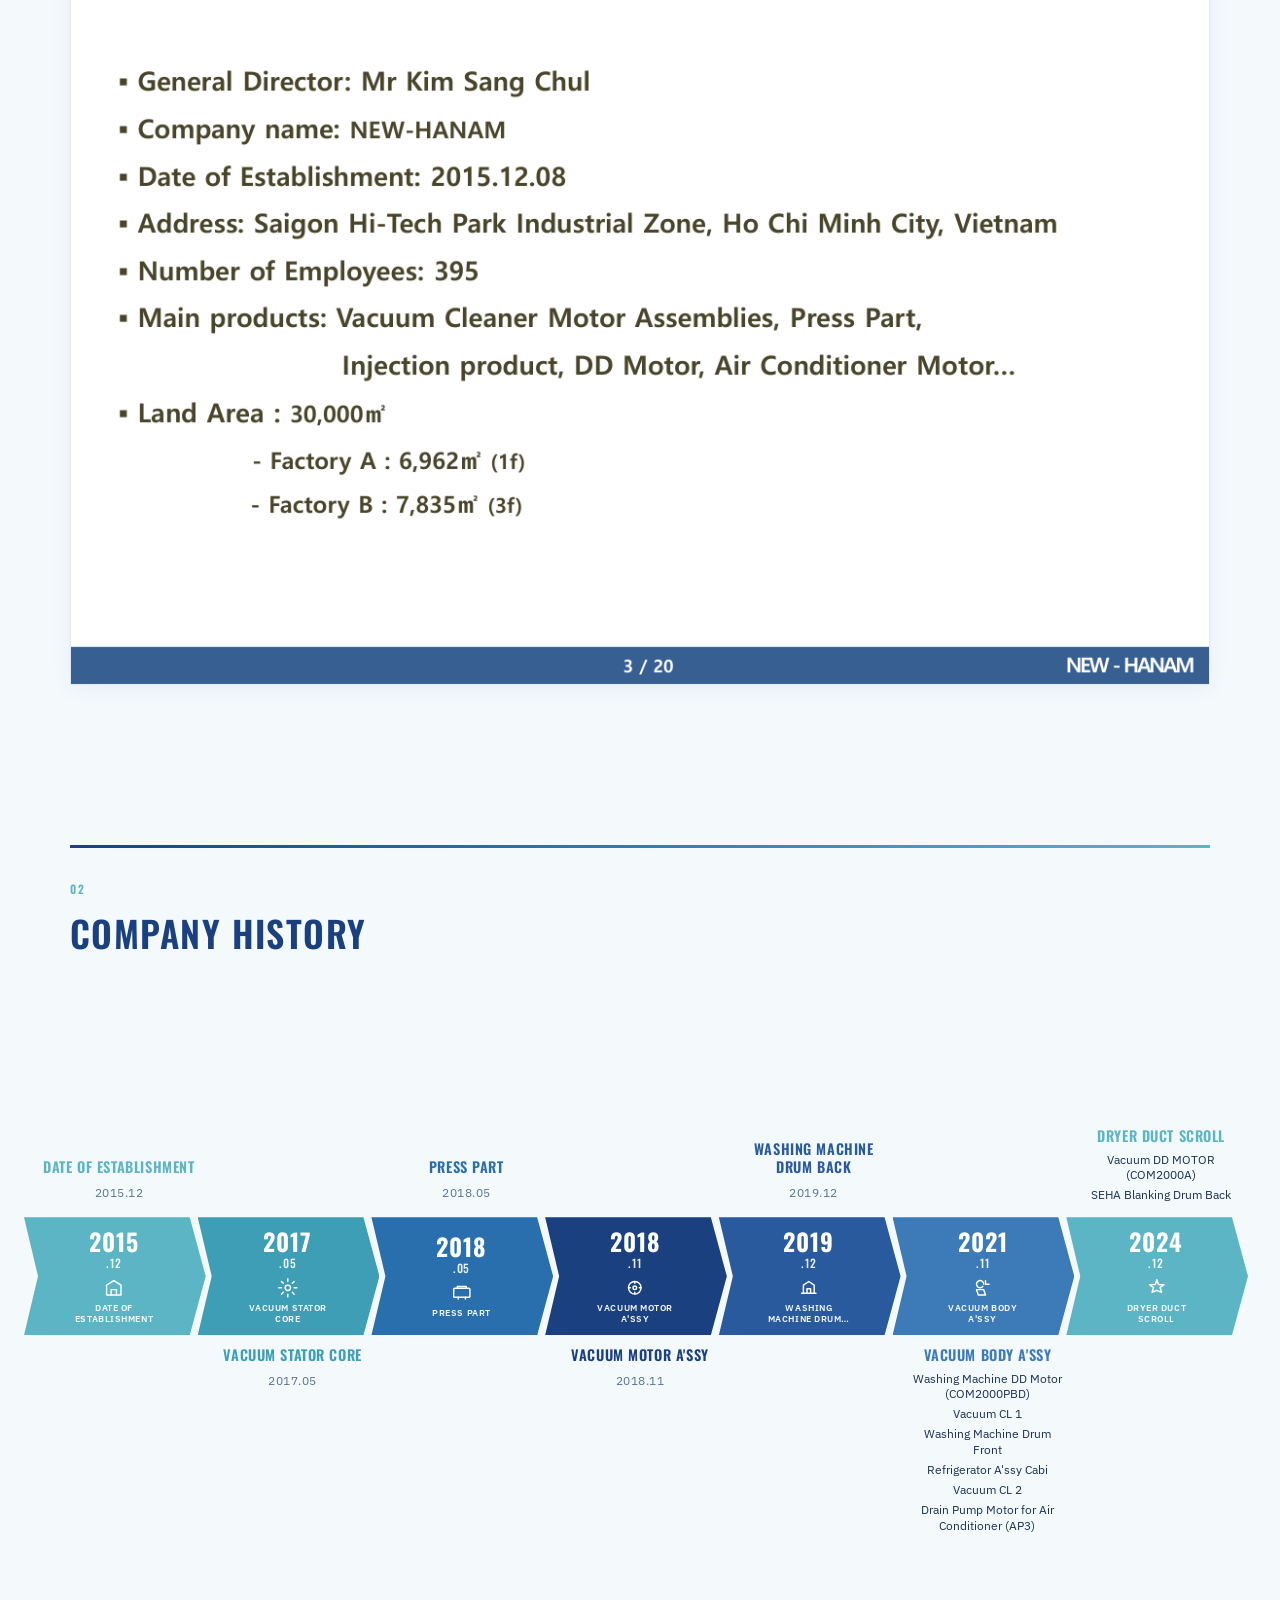
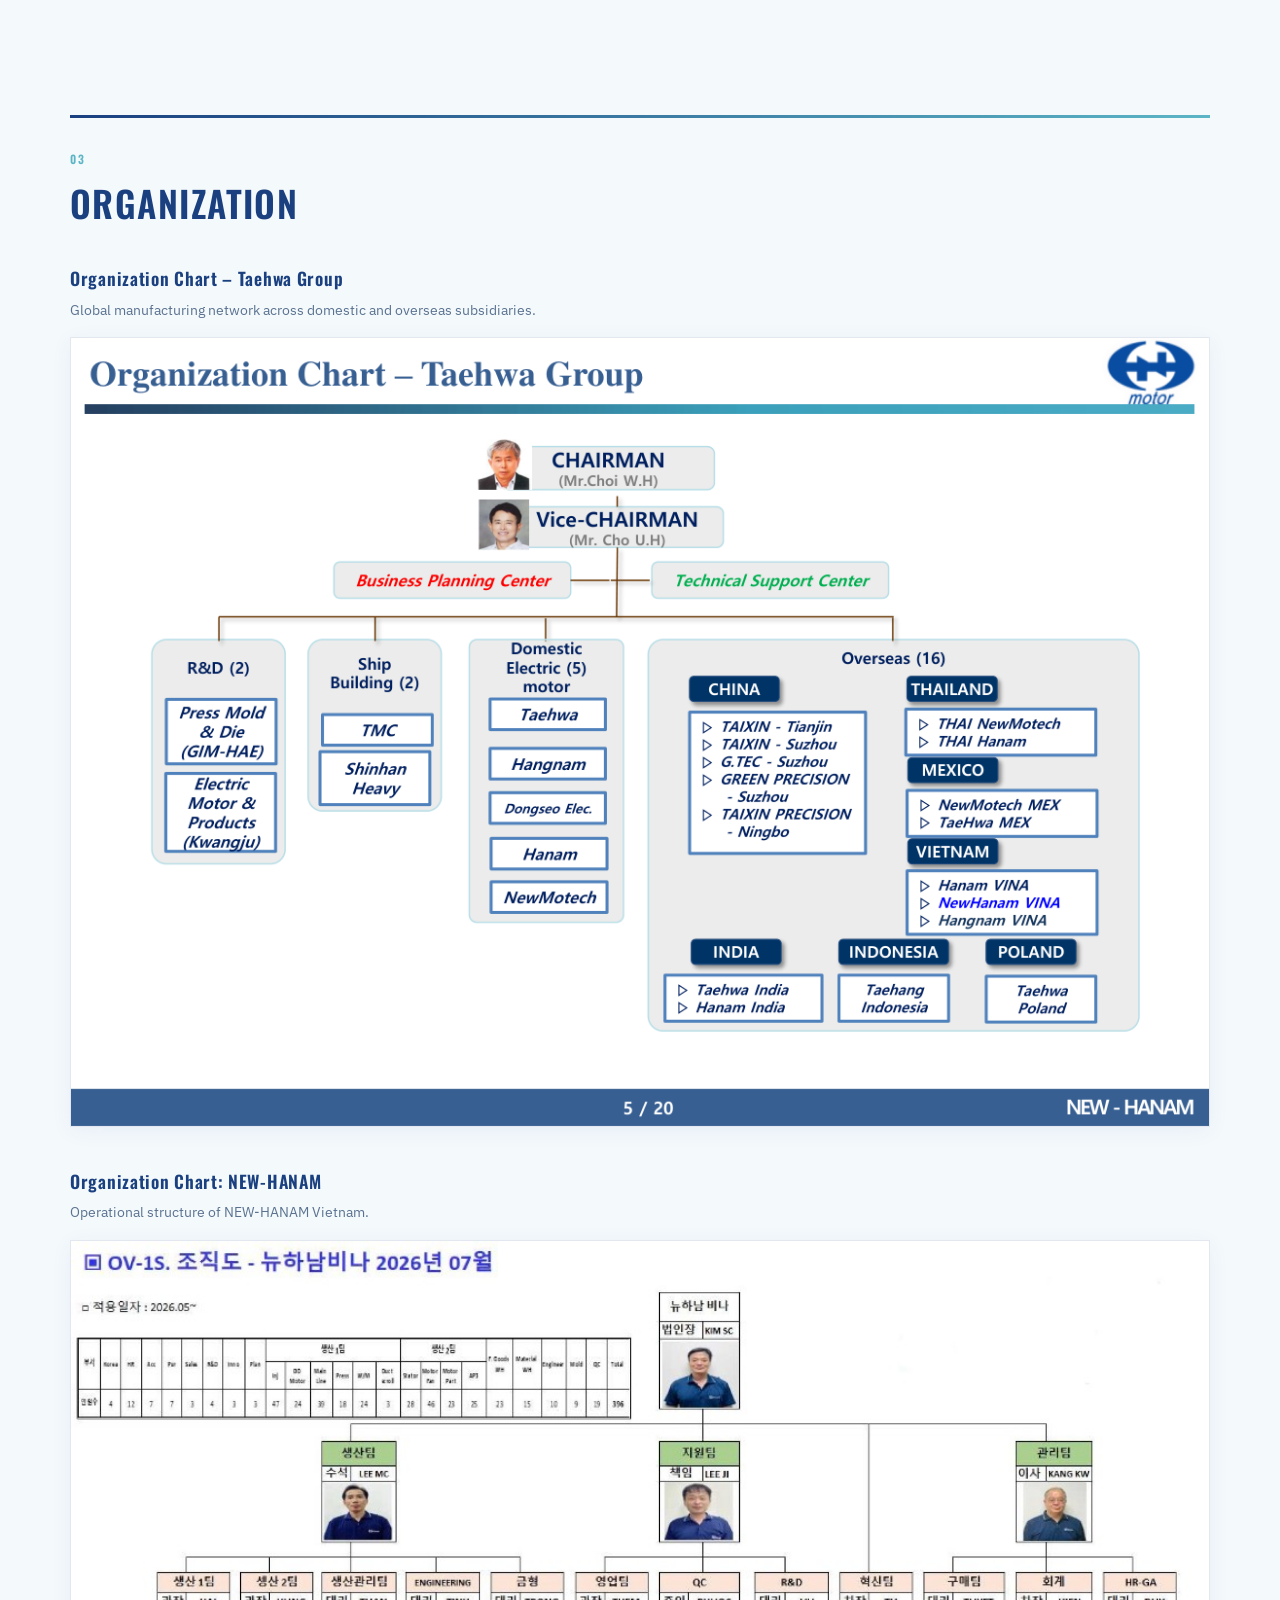
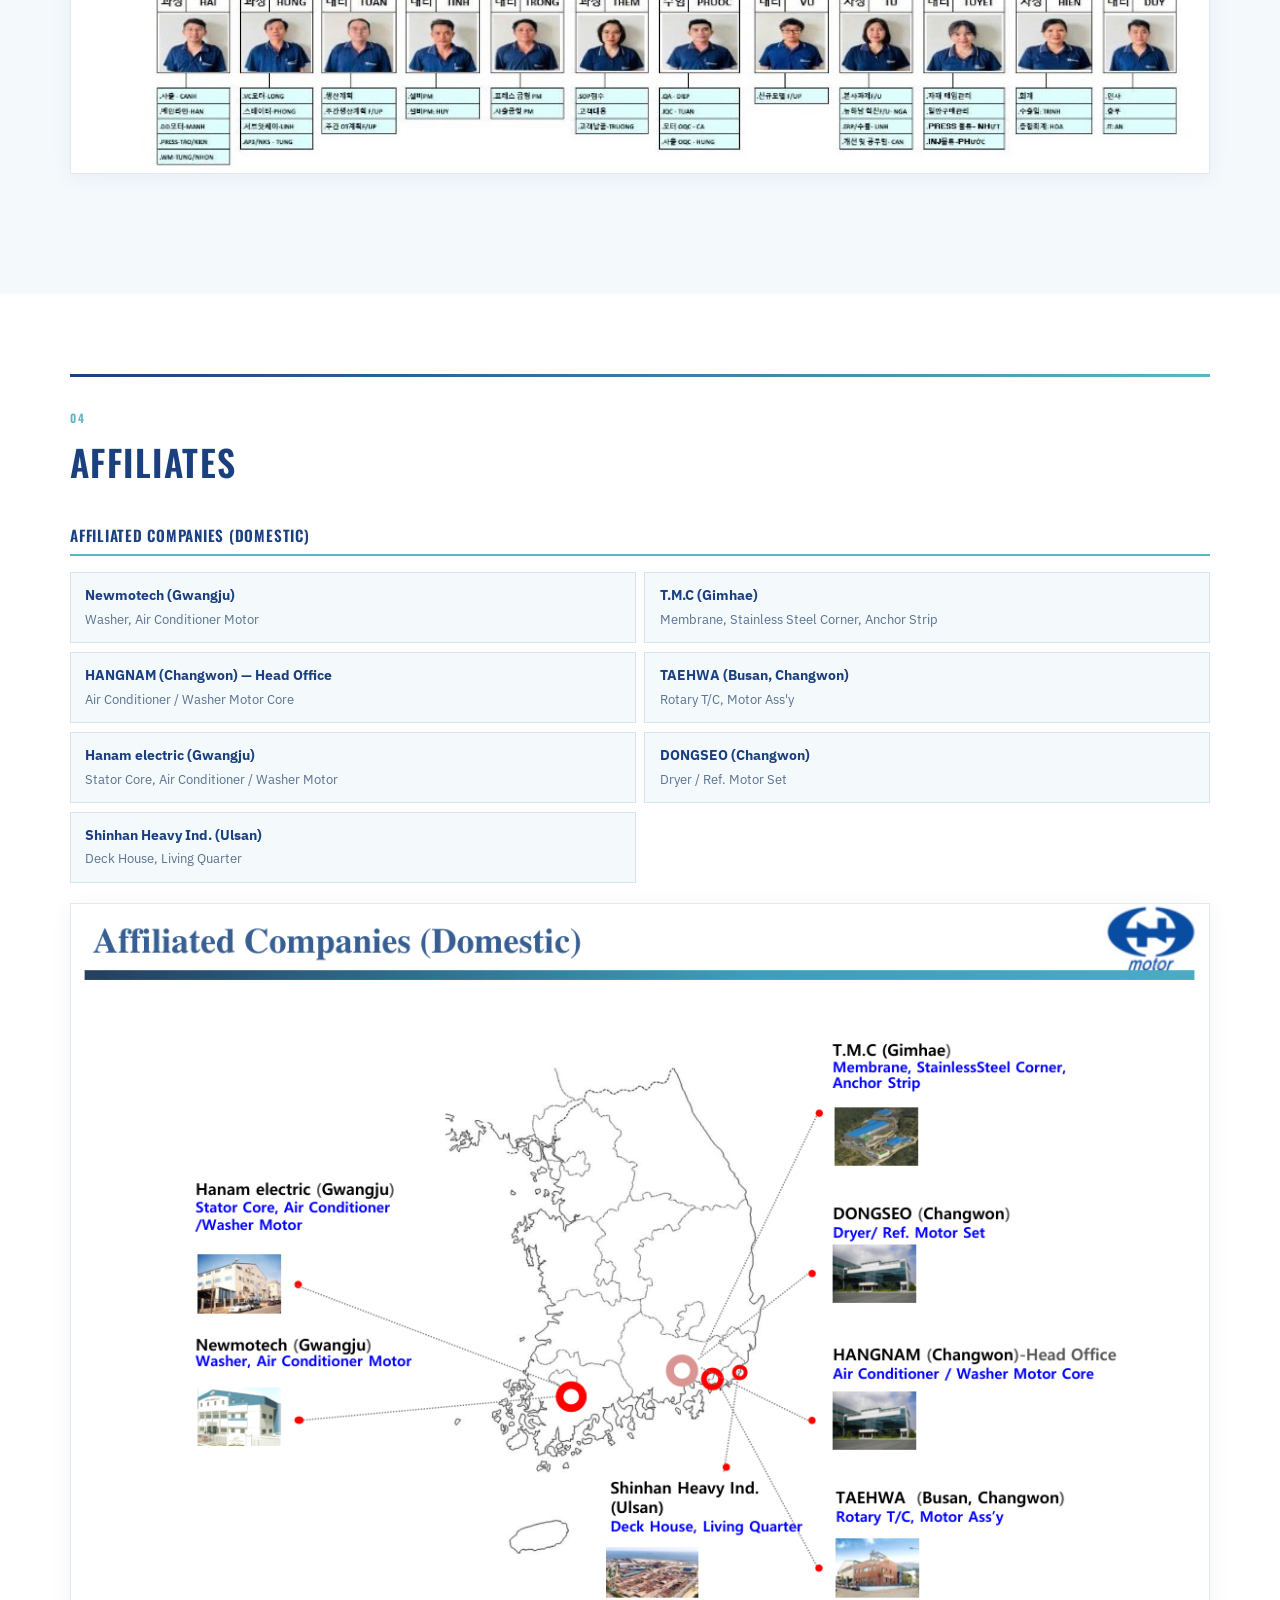
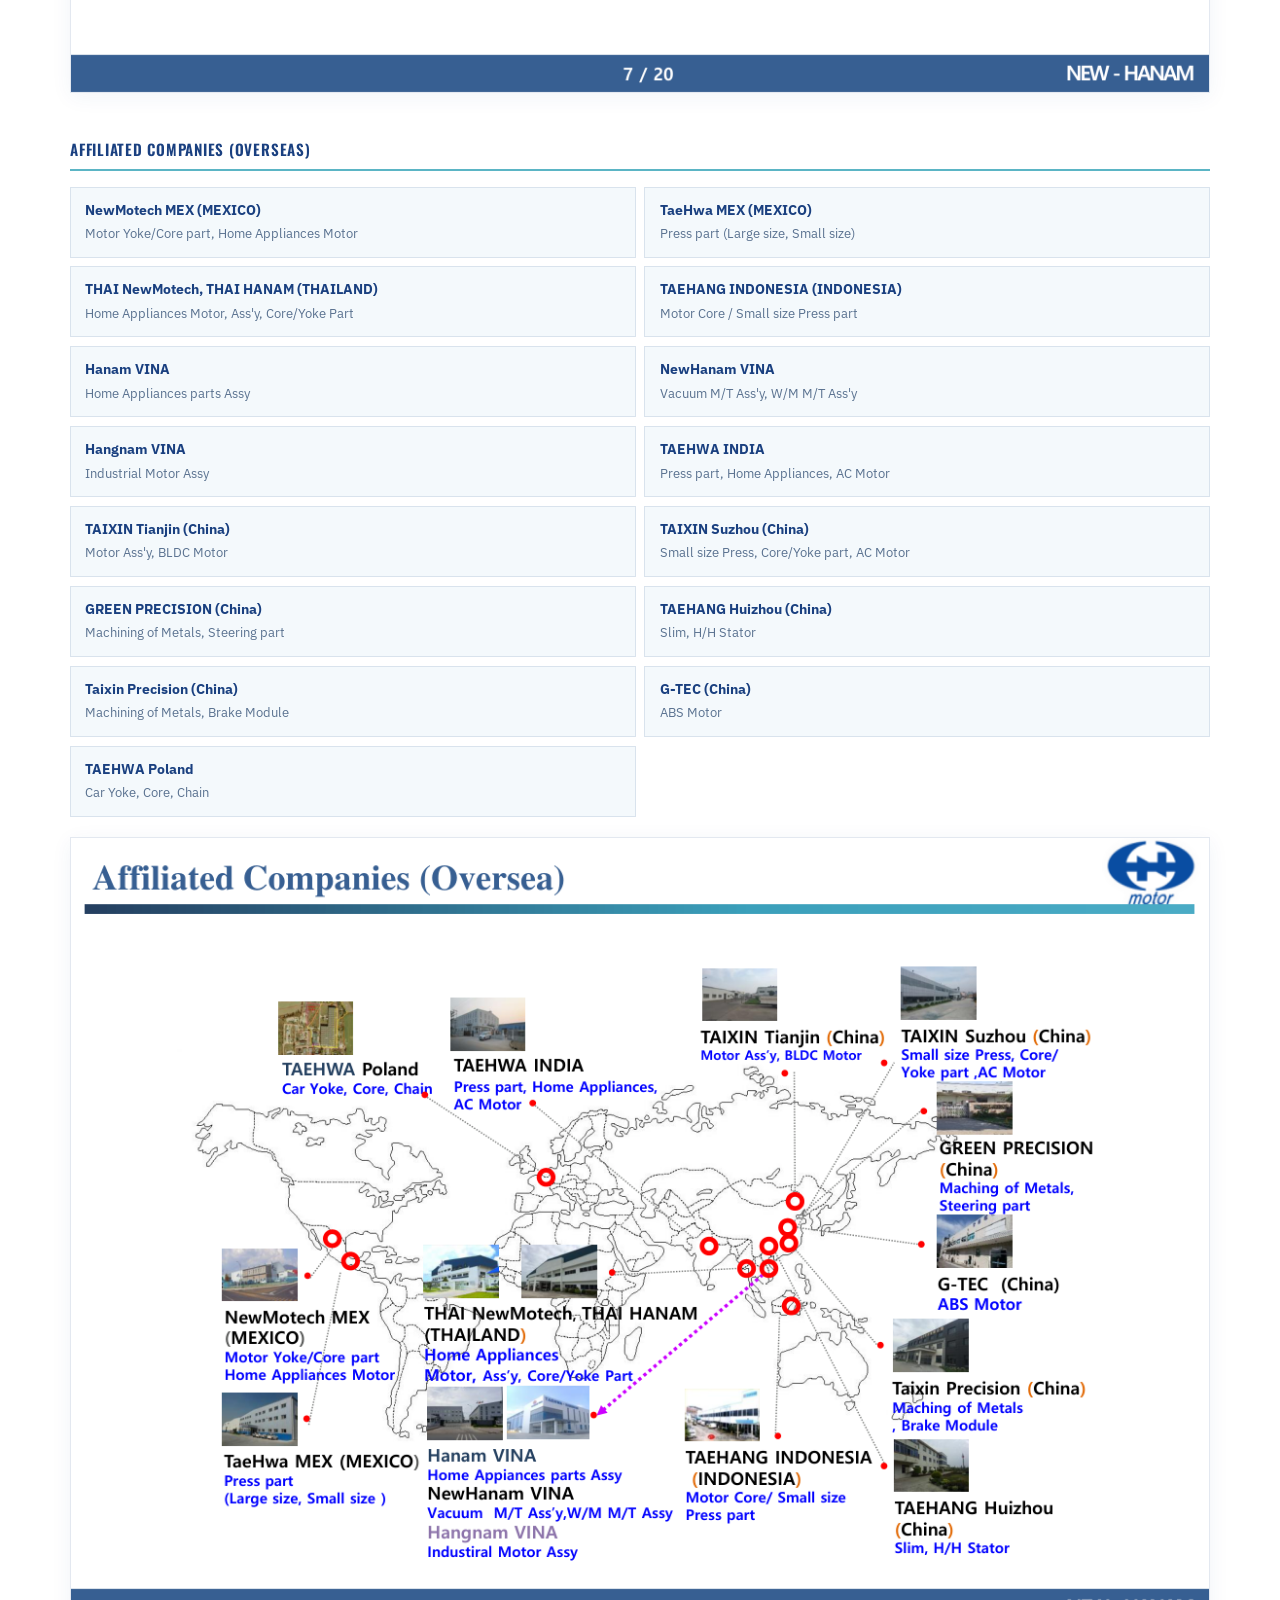
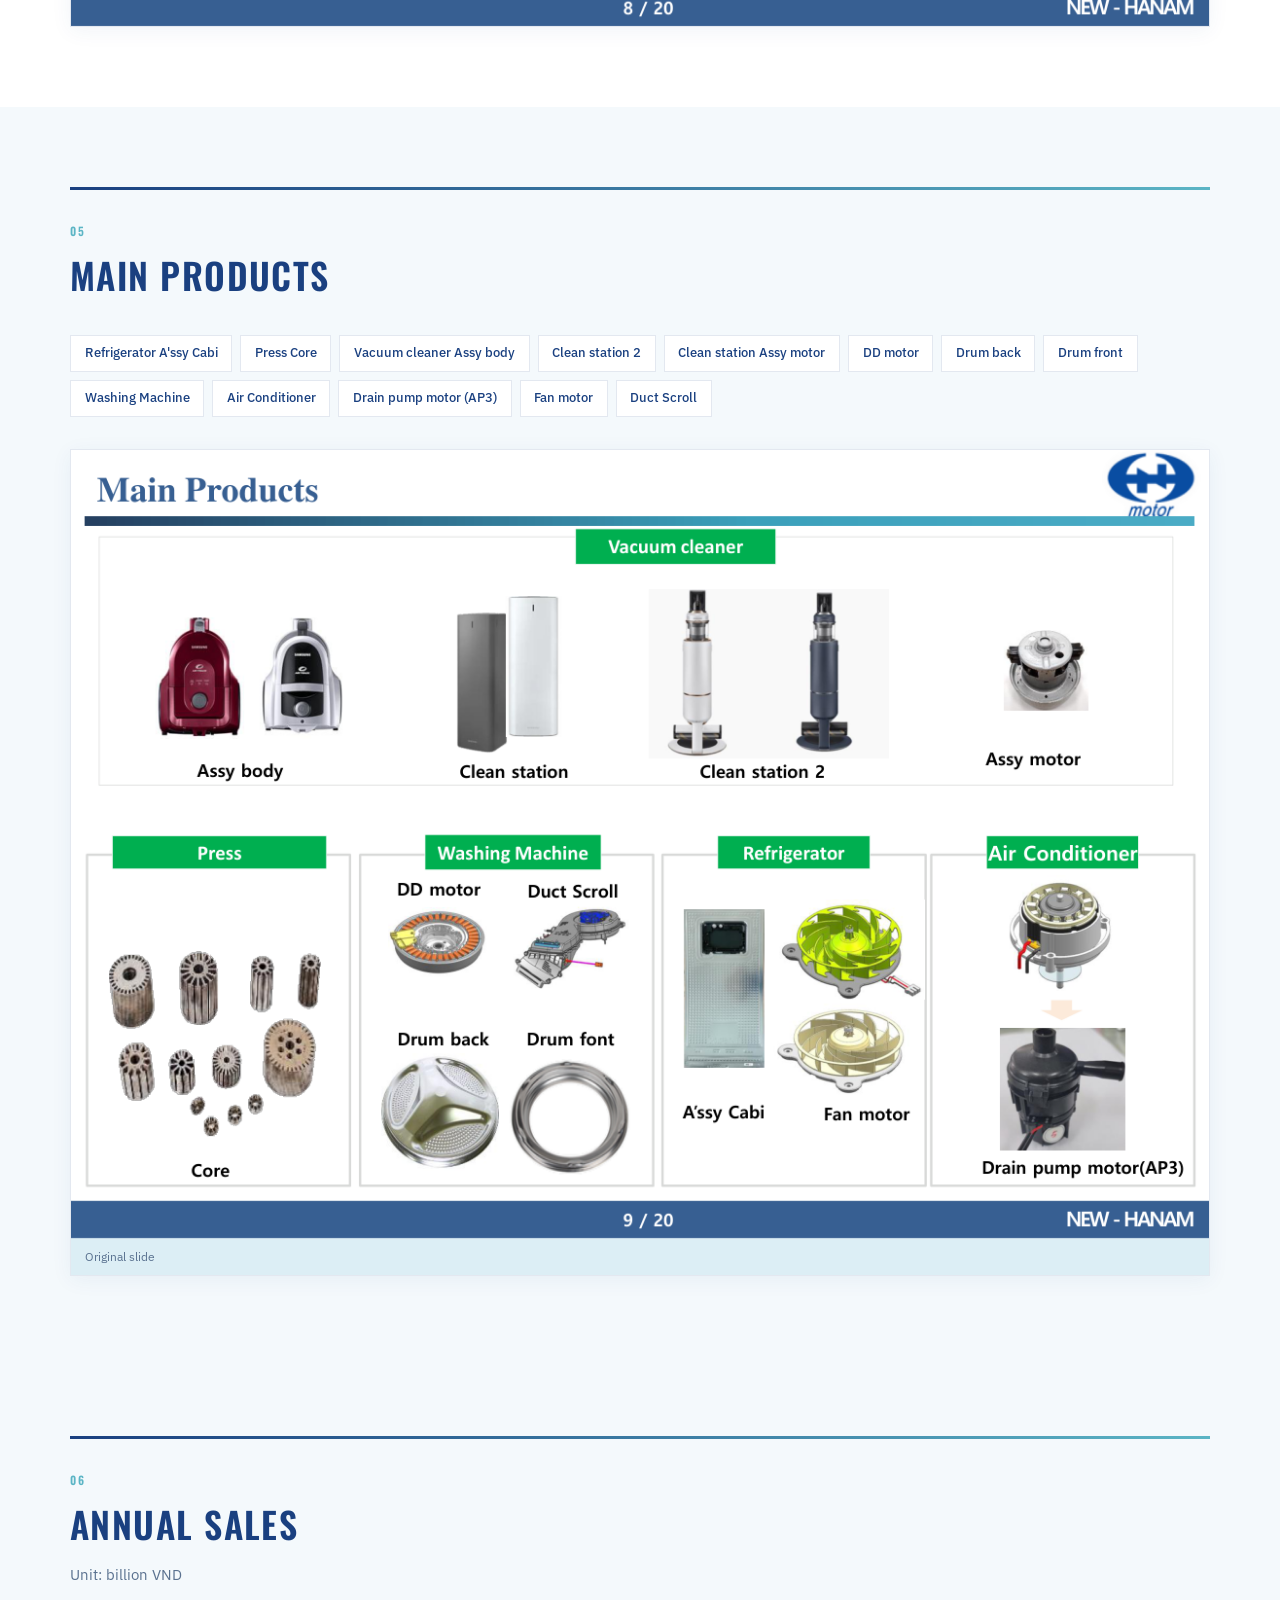
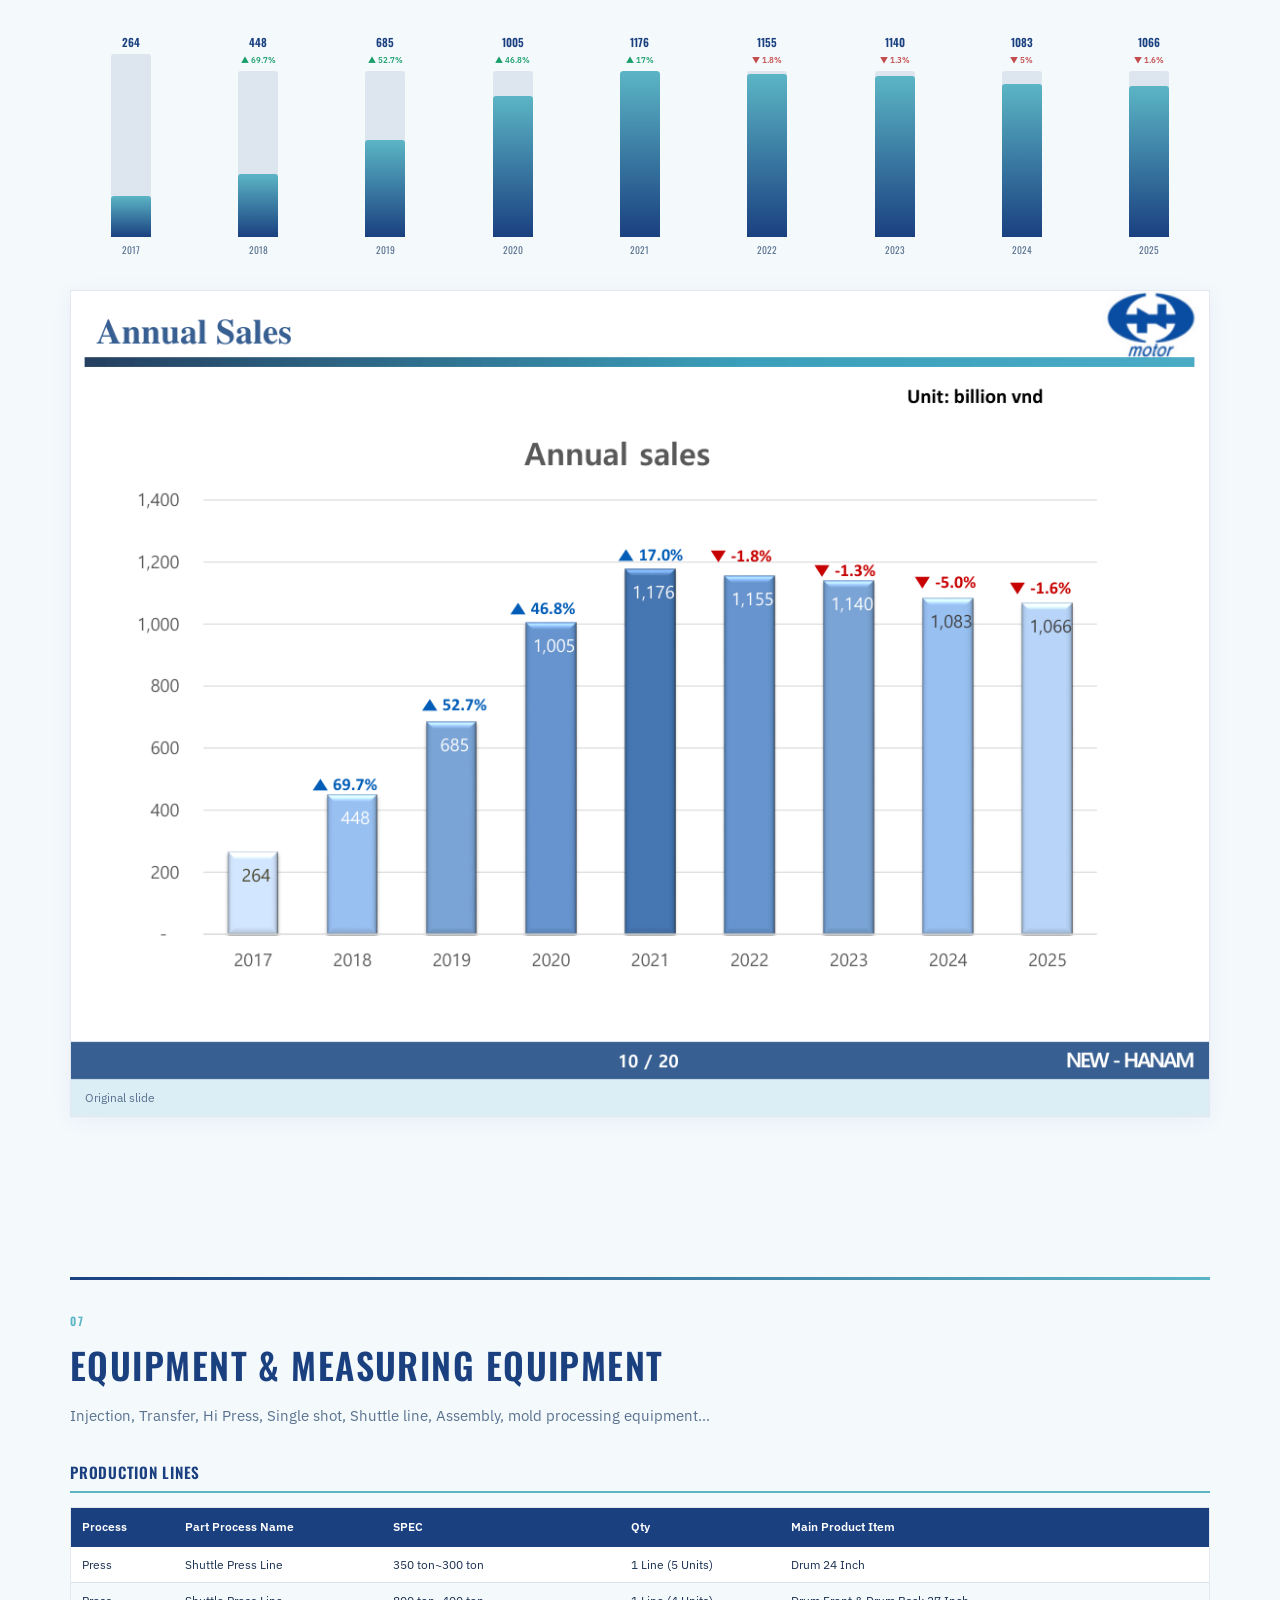
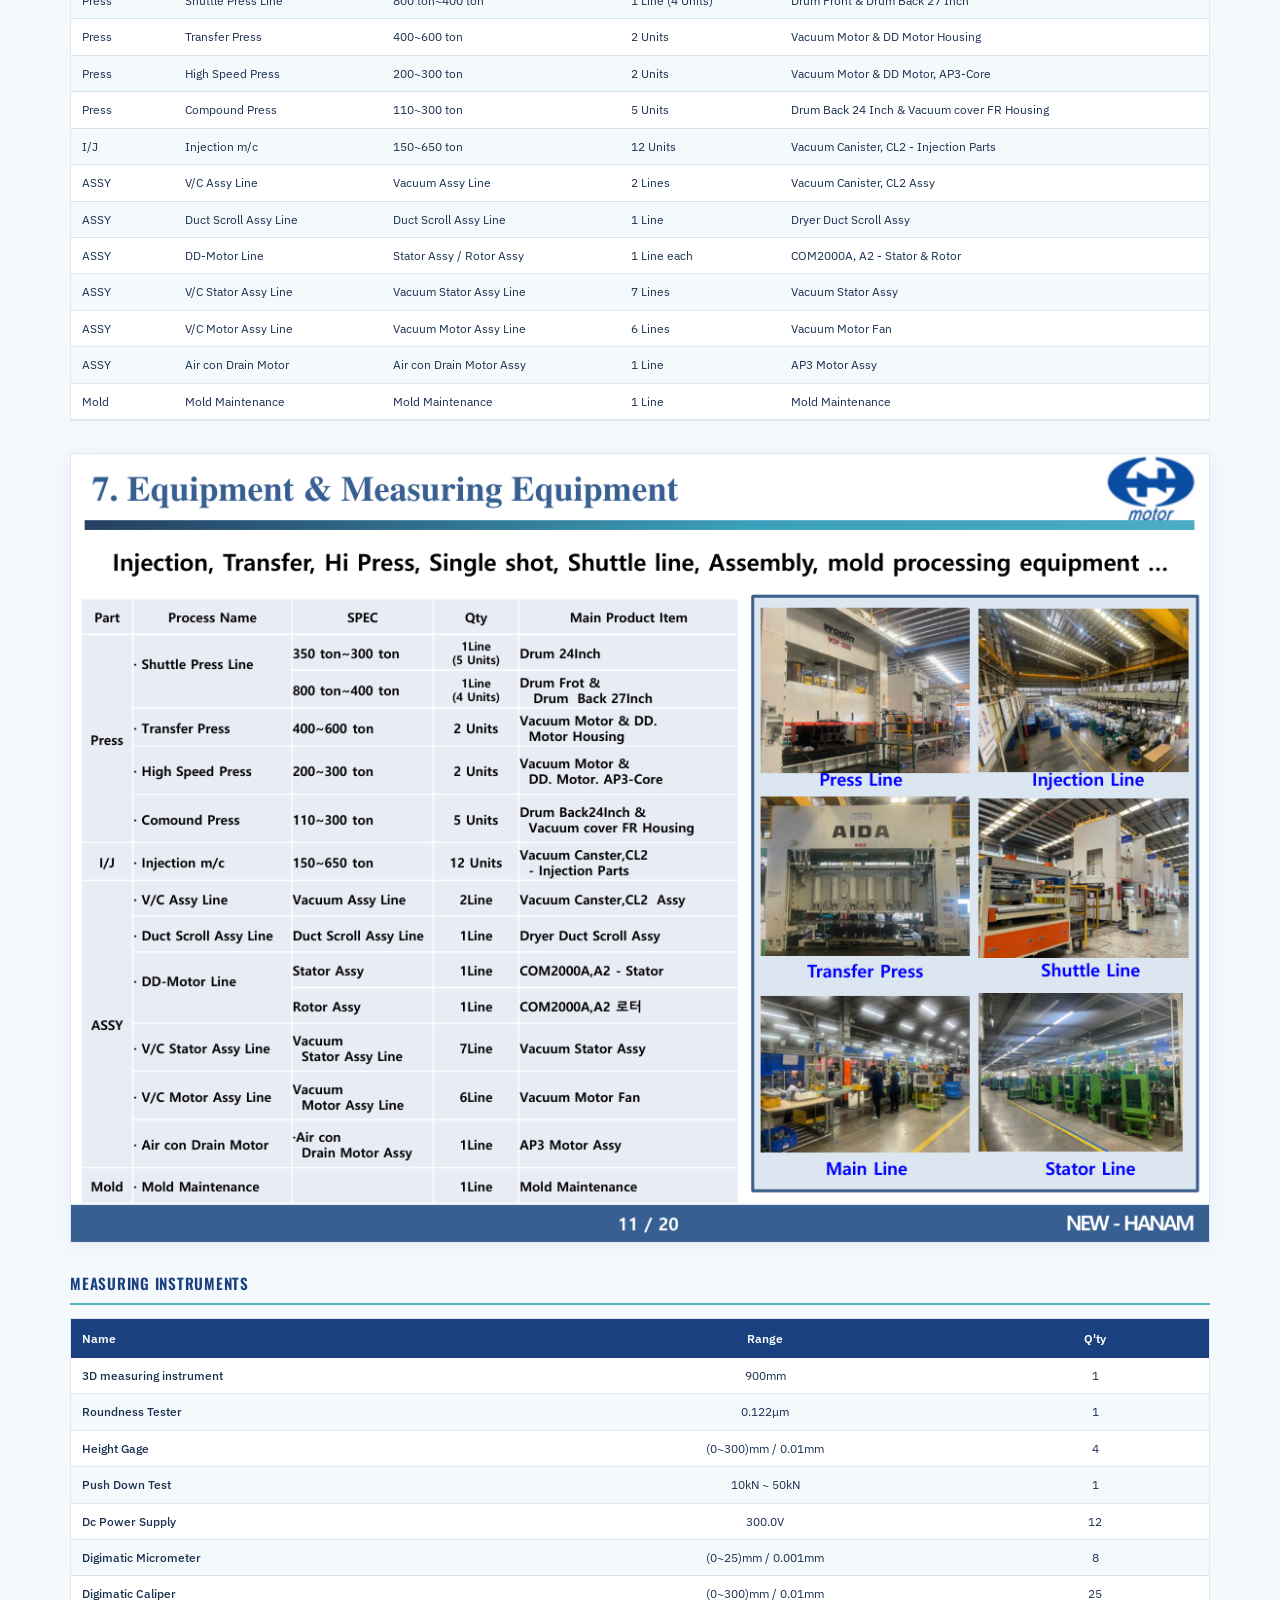
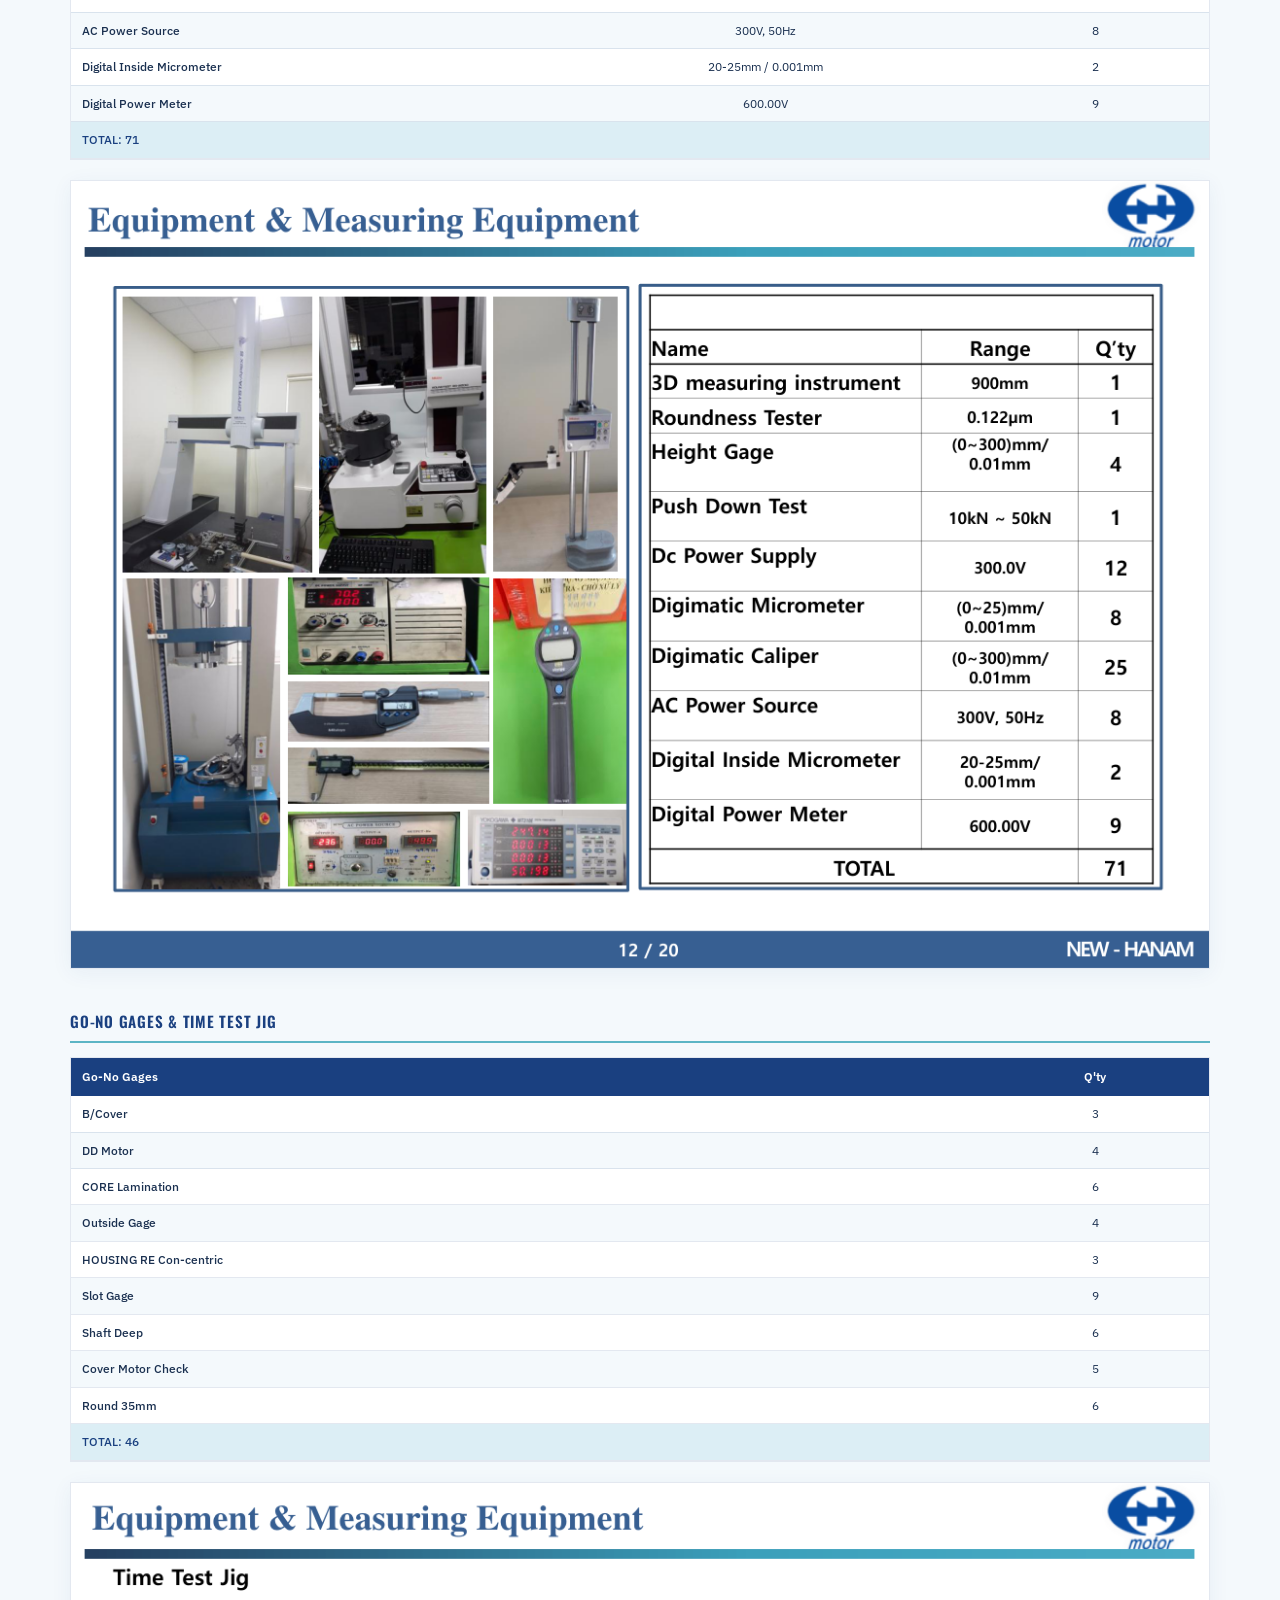
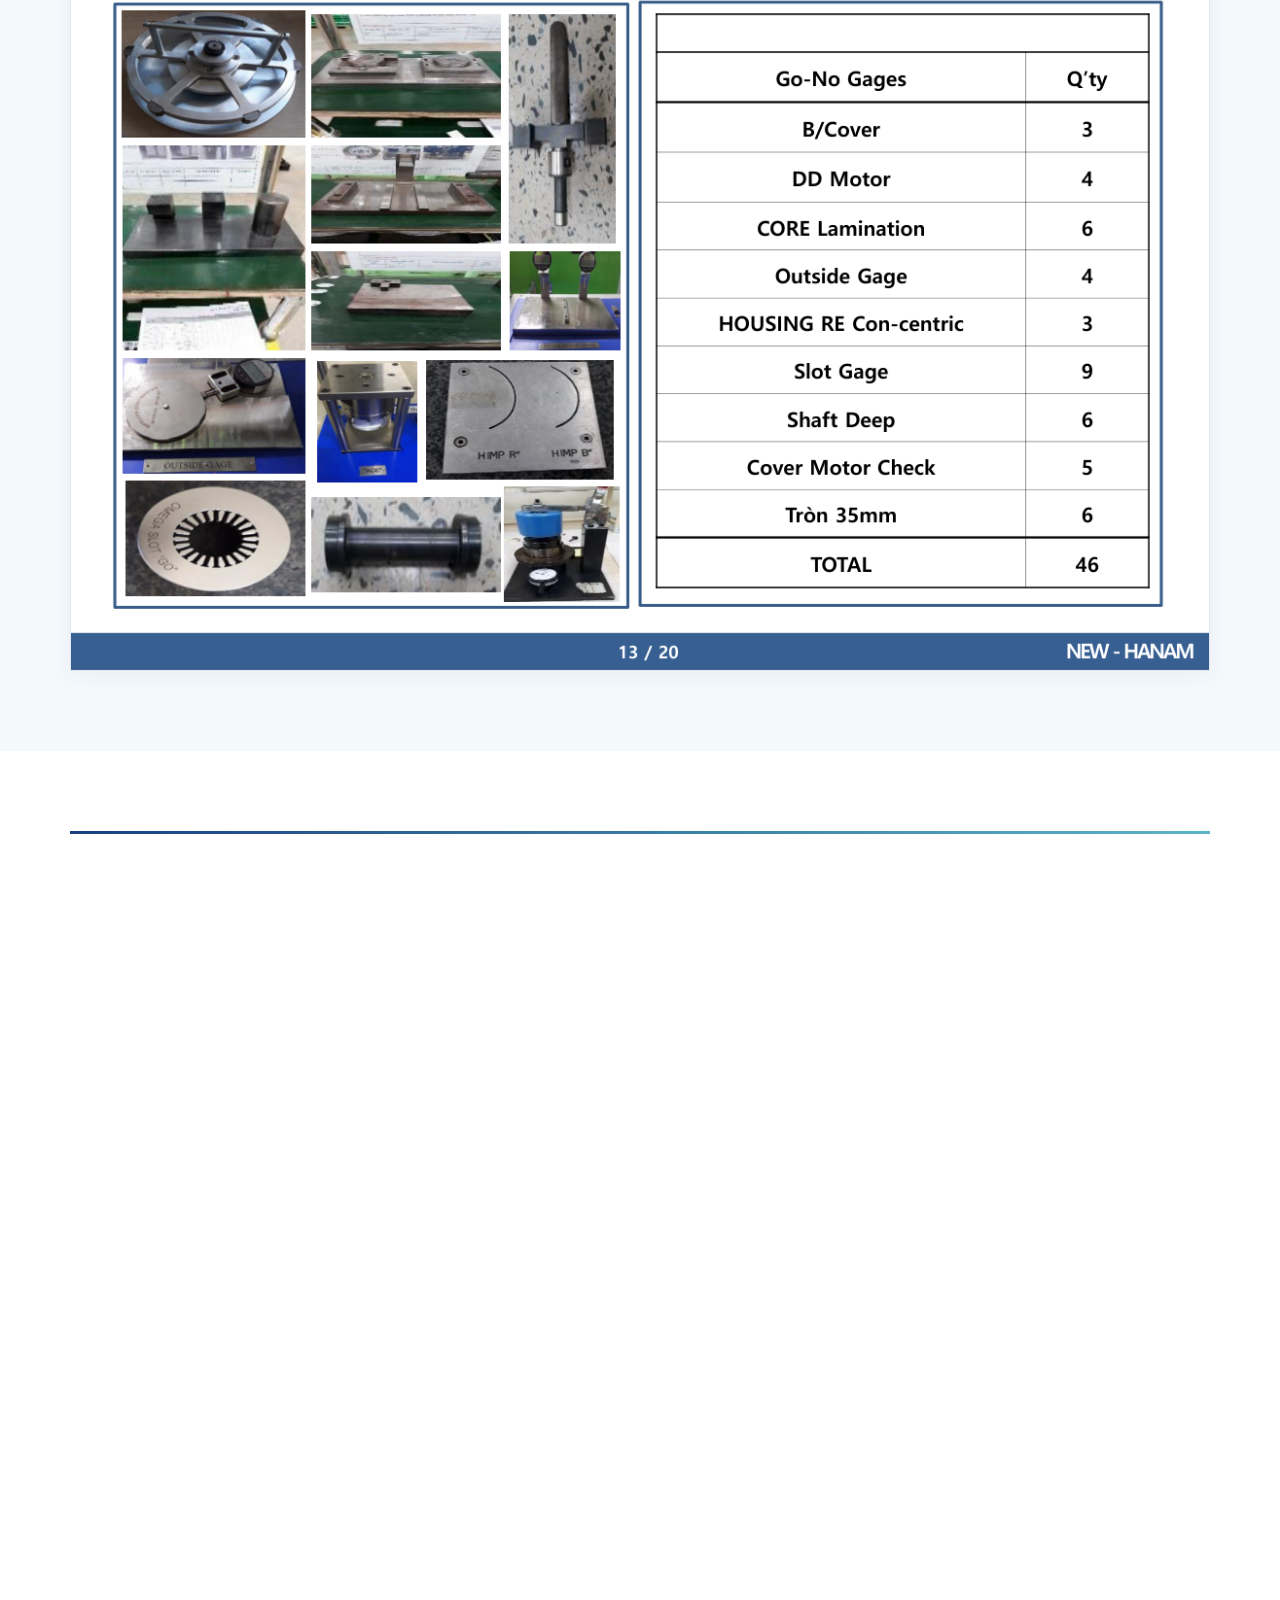
<file: newhanam/index.html>
<!DOCTYPE html>
<html lang="en" class="scroll-smooth">
<head>
  <meta charset="UTF-8" />
  <meta name="viewport" content="width=device-width, initial-scale=1.0" />
  <meta name="description" content="NEW-HANAM — Vacuum cleaner motor assemblies, press parts, injection products manufacturer in Ho Chi Minh City, Vietnam." />
  <title>NEW-HANAM | Company Profile 2026</title>
  <link rel="preconnect" href="https://fonts.googleapis.com" />
  <link rel="preconnect" href="https://fonts.gstatic.com" crossorigin />
  <link href="https://fonts.googleapis.com/css2?family=IBM+Plex+Sans:wght@300;400;500;600;700&family=Noto+Sans+KR:wght@400;500;600;700&family=Oswald:wght@400;500;600;700&display=swap" rel="stylesheet" />
  <link rel="stylesheet" href="/newhanam/styles.css" />
</head>
<body>

  <nav id="navbar" class="navbar">
    <div class="nav-inner">
      <a href="#hero" class="nav-logo">
        <span class="logo-mark" aria-hidden="true">
          <svg viewBox="0 0 40 40" fill="none"><circle cx="20" cy="20" r="18" stroke="currentColor" stroke-width="1.5"/><text x="20" y="24" text-anchor="middle" font-size="11" font-weight="700" fill="currentColor">NH</text></svg>
        </span>
        <span class="nav-logo-text">NEW-HANAM</span>
      </a>
      <ul class="nav-links">
        <li><a href="#company" class="nav-link" data-i18n="nav.company">Company</a></li>
        <li><a href="#history" class="nav-link" data-i18n="nav.history">History</a></li>
        <li><a href="#organization" class="nav-link" data-i18n="nav.organization">Organization</a></li>
        <li><a href="#affiliates" class="nav-link" data-i18n="nav.affiliates">Affiliates</a></li>
        <li><a href="#products" class="nav-link" data-i18n="nav.products">Products</a></li>
        <li><a href="#sales" class="nav-link" data-i18n="nav.sales">Sales</a></li>
        <li><a href="#equipment" class="nav-link" data-i18n="nav.equipment">Equipment</a></li>
        <li><a href="#certificates" class="nav-link" data-i18n="nav.certificates">Certificates</a></li>
        <li><a href="#factory" class="nav-link" data-i18n="nav.factory">Factory</a></li>
      </ul>
      <div class="nav-actions">
        <div class="lang-switcher" role="group" aria-label="Language">
          <button type="button" class="lang-btn active" data-lang="en" aria-pressed="true">EN</button>
          <button type="button" class="lang-btn" data-lang="ko" aria-pressed="false">KO</button>
          <button type="button" class="lang-btn" data-lang="vi" aria-pressed="false">VI</button>
        </div>
        <button id="menu-toggle" class="menu-toggle" aria-label="Menu" aria-expanded="false">
          <span></span><span></span><span></span>
        </button>
      </div>
    </div>
    <div id="mobile-menu" class="mobile-menu">
      <div class="lang-switcher lang-switcher--mobile" role="group" aria-label="Language">
        <button type="button" class="lang-btn active" data-lang="en" aria-pressed="true">EN</button>
        <button type="button" class="lang-btn" data-lang="ko" aria-pressed="false">KO</button>
        <button type="button" class="lang-btn" data-lang="vi" aria-pressed="false">VI</button>
      </div>
      <a href="#company" class="mobile-link" data-i18n="nav.company">Company</a>
      <a href="#history" class="mobile-link" data-i18n="nav.history">History</a>
      <a href="#organization" class="mobile-link" data-i18n="nav.organization">Organization</a>
      <a href="#affiliates" class="mobile-link" data-i18n="nav.affiliates">Affiliates</a>
      <a href="#products" class="mobile-link" data-i18n="nav.products">Products</a>
      <a href="#sales" class="mobile-link" data-i18n="nav.sales">Sales</a>
      <a href="#equipment" class="mobile-link" data-i18n="nav.equipment">Equipment</a>
      <a href="#certificates" class="mobile-link" data-i18n="nav.certificates">Certificates</a>
      <a href="#factory" class="mobile-link" data-i18n="nav.factory">Factory</a>
    </div>
  </nav>

  <header id="hero" class="hero">
    <div class="hero-sky" aria-hidden="true"></div>
    <div class="container hero-top reveal">
      <p class="hero-badge" data-i18n="hero.badge">Company Profile 2026</p>
      <h1 class="hero-title" data-i18n="hero.title">NEW-HANAM</h1>
      <p class="hero-subtitle" data-i18n="hero.subtitle">Driven by Precision. Powered by Commitment.</p>
      <p class="hero-update" data-i18n="hero.update">Update: 10.06.2026</p>
    </div>
    <div class="hero-building reveal">
      <img src="/newhanam/assets/slide-01.png" alt="NEW-HANAM factory" class="hero-building-img" fetchpriority="high" />
    </div>
    <div class="hero-stats container reveal">
      <div class="stat-box"><span class="stat-num">395</span><span class="stat-label">Employees</span></div>
      <div class="stat-box"><span class="stat-num">30,000㎡</span><span class="stat-label">Land Area</span></div>
      <div class="stat-box"><span class="stat-num">2015</span><span class="stat-label">Established</span></div>
    </div>
    <div class="hero-bar" aria-hidden="true">
      <span class="hero-bar-text">NEW-HANAM CO., LTD.</span>
    </div>
  </header>

  <main>
    <section id="company" class="section">
      <div class="container">
        <div class="section-head reveal">
          <span class="section-num">01</span>
          <h2 class="section-title" data-i18n="company.title">Company Information</h2>
        </div>
        <figure class="slide-figure reveal">
          <img src="/newhanam/assets/slide-03.png" alt="Company Information" loading="lazy" />
        </figure>
      </div>
    </section>

    <section id="history" class="section section--history">
      <div class="container">
        <div class="section-head reveal">
          <span class="section-num">02</span>
          <h2 class="section-title" data-i18n="history.title">Company History</h2>
        </div>
      </div>
      <div id="history-list" class="history-infographic reveal"></div>
    </section>

    <section id="organization" class="section">
      <div class="container">
        <div class="section-head reveal">
          <span class="section-num">03</span>
          <h2 class="section-title" data-i18n="nav.organization">Organization</h2>
        </div>
        <div class="org-block reveal">
          <h3 class="org-title" data-i18n="org.taehwaTitle">Organization Chart – Taehwa Group</h3>
          <p class="org-desc" data-i18n="org.taehwaDesc">Global manufacturing network across domestic and overseas subsidiaries.</p>
          <figure class="slide-figure">
            <img src="/newhanam/assets/slide-05.png" alt="Taehwa Group Organization" loading="lazy" />
          </figure>
        </div>
        <div class="org-block reveal">
          <h3 class="org-title" data-i18n="org.newhanamTitle">Organization Chart: NEW-HANAM</h3>
          <p class="org-desc" data-i18n="org.newhanamDesc">Operational structure of NEW-HANAM Vietnam.</p>
          <figure class="slide-figure">
            <img src="/newhanam/assets/org-newhanam.png" alt="NEW-HANAM Organization" loading="lazy" />
          </figure>
        </div>
      </div>
    </section>

    <section id="affiliates" class="section section--alt">
      <div class="container">
        <div class="section-head reveal">
          <span class="section-num">04</span>
          <h2 class="section-title" data-i18n="nav.affiliates">Affiliated Companies</h2>
        </div>
        <div class="affiliates-stack reveal">
          <div class="affiliate-block">
            <h3 data-i18n="affiliates.domesticTitle">Affiliated Companies (Domestic)</h3>
            <ul id="affiliates-domestic" class="affiliate-list affiliate-list--wide"></ul>
            <figure class="slide-figure affiliate-map affiliate-map--full">
              <img src="/newhanam/assets/slide-07.png" alt="Domestic Affiliates" loading="lazy" />
            </figure>
          </div>
          <div class="affiliate-block affiliate-block--overseas">
            <h3 data-i18n="affiliates.overseasTitle">Affiliated Companies (Overseas)</h3>
            <ul id="affiliates-overseas" class="affiliate-list affiliate-list--wide"></ul>
            <figure class="slide-figure affiliate-map affiliate-map--full">
              <img src="/newhanam/assets/slide-08.png" alt="Overseas Affiliates" loading="lazy" />
            </figure>
          </div>
        </div>
      </div>
    </section>

    <section id="products" class="section">
      <div class="container">
        <div class="section-head reveal">
          <span class="section-num">05</span>
          <h2 class="section-title" data-i18n="products.title">Main Products</h2>
        </div>
        <div id="products-grid" class="products-grid"></div>
        <figure class="slide-figure reveal">
          <img src="/newhanam/assets/slide-09.png" alt="Main Products" loading="lazy" />
          <figcaption data-i18n="slide">Original slide</figcaption>
        </figure>
      </div>
    </section>

    <section id="sales" class="section section--sales">
      <div class="container">
        <div class="section-head reveal">
          <span class="section-num">06</span>
          <h2 class="section-title" data-i18n="sales.title">Annual Sales</h2>
          <p class="section-sub" data-i18n="sales.unit">Unit: billion VND</p>
        </div>
        <div id="sales-chart" class="sales-chart reveal"></div>
        <figure class="slide-figure reveal">
          <img src="/newhanam/assets/slide-10.png" alt="Annual Sales" loading="lazy" />
          <figcaption data-i18n="slide">Original slide</figcaption>
        </figure>
      </div>
    </section>

    <section id="equipment" class="section">
      <div class="container">
        <div class="section-head reveal">
          <span class="section-num">07</span>
          <h2 class="section-title" data-i18n="equipment.title">Equipment & Measuring Equipment</h2>
          <p class="section-sub" data-i18n="equipment.intro">Injection, Transfer, Hi Press, Single shot, Shuttle line, Assembly, mold processing equipment…</p>
        </div>
        <div class="equip-block reveal">
          <h3 class="equip-subtitle" data-i18n="equipment.processTitle">Production Lines</h3>
          <div id="equipment-process" class="table-wrap"></div>
        </div>
        <figure class="slide-figure reveal">
          <img src="/newhanam/assets/slide-11.png" alt="Equipment" loading="lazy" />
        </figure>
        <div class="equip-stack reveal">
          <div class="equip-block">
            <h3 class="equip-subtitle" data-i18n="equipment.measureTitle">Measuring Instruments</h3>
            <div id="equipment-measure" class="table-wrap"></div>
            <figure class="slide-figure equip-slide">
              <img src="/newhanam/assets/slide-12.png" alt="Measuring Equipment" loading="lazy" />
            </figure>
          </div>
          <div class="equip-block">
            <h3 class="equip-subtitle" data-i18n="equipment.gaugeTitle">Go-No Gages & Time Test Jig</h3>
            <div id="equipment-gauge" class="table-wrap"></div>
            <figure class="slide-figure equip-slide">
              <img src="/newhanam/assets/slide-13.png" alt="Go-No Gages" loading="lazy" />
            </figure>
          </div>
        </div>
      </div>
    </section>

    <section id="customers" class="section section--alt">
      <div class="container">
        <div class="section-head reveal">
          <span class="section-num">08</span>
          <h2 class="section-title" data-i18n="customers.title">Customers</h2>
        </div>
        <div id="customers-list" class="customers-list"></div>
        <figure class="slide-figure reveal">
          <img src="/newhanam/assets/slide-14.png" alt="Customers" loading="lazy" />
        </figure>
      </div>
    </section>

    <section id="certificates" class="section">
      <div class="container">
        <div class="section-head reveal">
          <span class="section-num">09</span>
          <h2 class="section-title" data-i18n="certificates.title">Main Certificate Status</h2>
        </div>
        <div class="cert-groups reveal">
          <div id="cert-group-1" class="cert-row"></div>
          <figure class="slide-figure slide-figure--sm">
            <img src="/newhanam/assets/slide-15.png" alt="Certificates 1" loading="lazy" />
          </figure>
          <div id="cert-group-2" class="cert-row"></div>
          <figure class="slide-figure slide-figure--sm">
            <img src="/newhanam/assets/slide-16.png" alt="Certificates 2" loading="lazy" />
          </figure>
        </div>
      </div>
    </section>

    <section id="factory" class="section section--alt">
      <div class="container">
        <div class="section-head reveal">
          <span class="section-num">10</span>
          <h2 class="section-title" data-i18n="factory.title">Factory Layout</h2>
        </div>
        <div class="factory-grid reveal">
          <figure class="slide-figure">
            <figcaption data-i18n="factory.a">Factory A</figcaption>
            <img src="/newhanam/assets/slide-17.png" alt="Factory A" loading="lazy" />
          </figure>
          <figure class="slide-figure">
            <figcaption data-i18n="factory.b1">Factory B – 1F</figcaption>
            <img src="/newhanam/assets/slide-18.png" alt="Factory B 1F" loading="lazy" />
          </figure>
          <figure class="slide-figure factory-figure--wide">
            <figcaption><span data-i18n="factory.b2">Factory B – 2F</span> · <span data-i18n="factory.b3">Factory B – 3F</span></figcaption>
            <img src="/newhanam/assets/slide-19.png" alt="Factory B 2F and 3F" loading="lazy" />
          </figure>
        </div>
      </div>
    </section>
  </main>

  <footer class="footer">
    <div class="container footer-inner reveal">
      <h2 class="footer-title" data-i18n="footer.tagline">Driven by Precision. Powered by Commitment.</h2>
      <p class="footer-thanks" data-i18n="footer.thanks">Thank you!</p>
      <p class="footer-copy" data-i18n="footer.copy">© 2026 NEW-HANAM. All Rights Reserved.</p>
    </div>
  </footer>

  <script src="/newhanam/i18n.js"></script>
  <script src="/newhanam/script.js"></script>
</body>
</html>
</file>
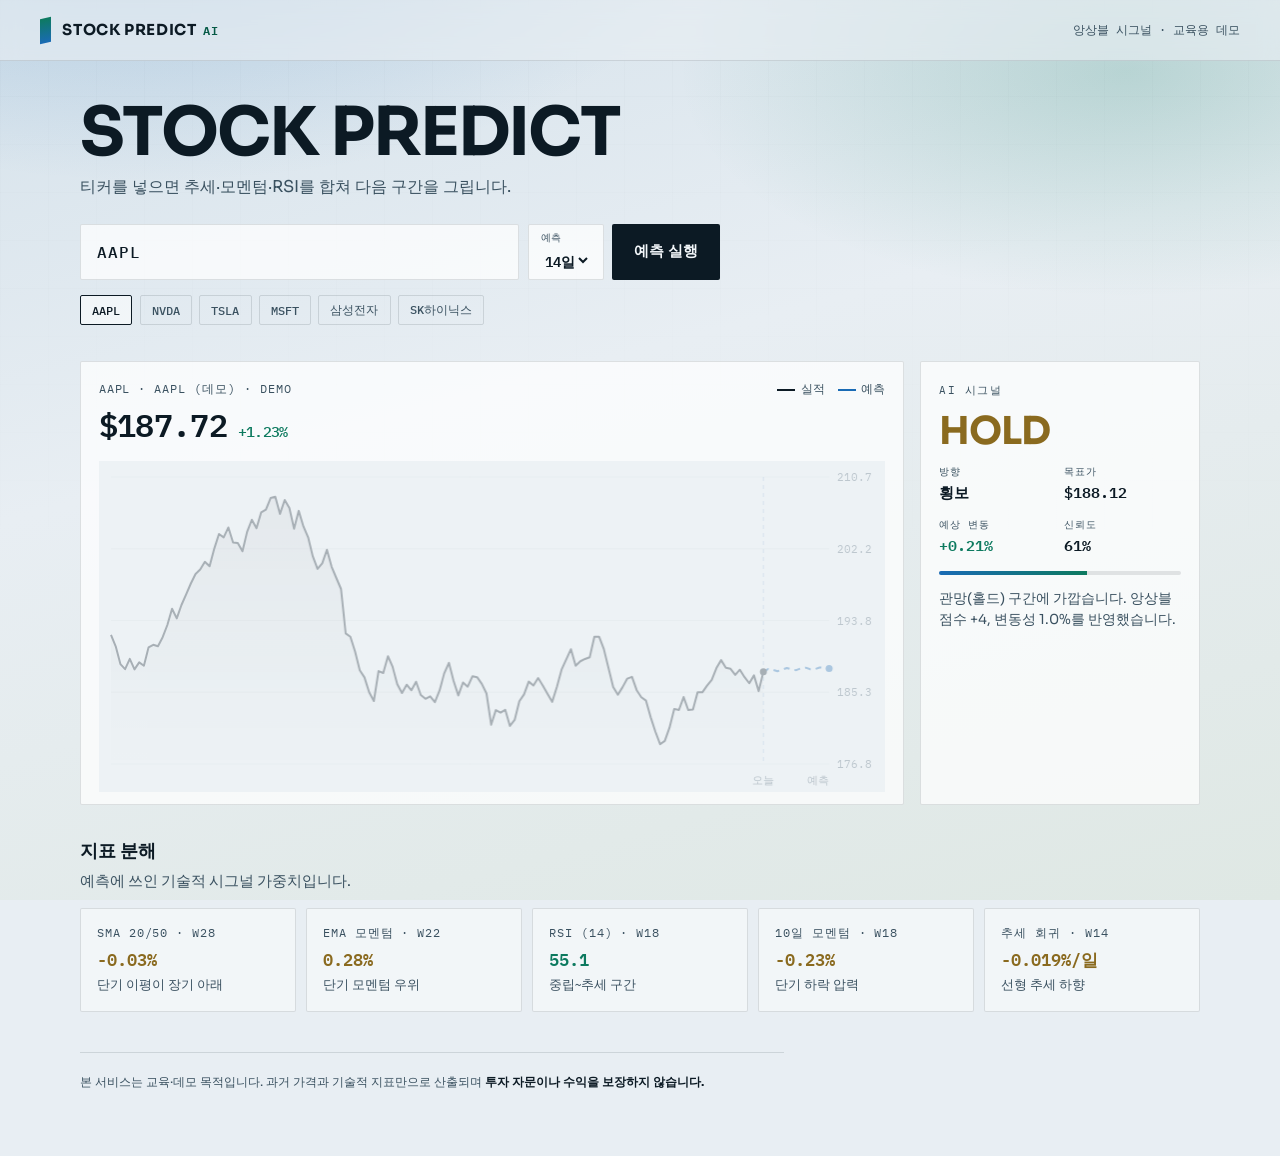
<file: stock predict/index.html>
<!DOCTYPE html>
<html lang="ko">
<head>
  <meta charset="UTF-8" />
  <meta name="viewport" content="width=device-width, initial-scale=1.0" />
  <title>Stock Predict AI</title>
  <meta name="description" content="기술적 지표 앙상블 기반 주가 방향·목표가 예측 데모. 교육용이며 투자 자문이 아닙니다." />
  <link rel="preconnect" href="https://fonts.googleapis.com" />
  <link rel="preconnect" href="https://fonts.gstatic.com" crossorigin />
  <link href="https://fonts.googleapis.com/css2?family=IBM+Plex+Mono:wght@400;500;600&family=Sora:wght@400;500;600;700&display=swap" rel="stylesheet" />
  <link rel="stylesheet" href="styles.css" />
</head>
<body>
  <div class="atmosphere" aria-hidden="true"></div>

  <header class="topbar">
    <a class="brand" href="./">
      <span class="brand-mark" aria-hidden="true"></span>
      <span class="brand-text">
        <strong>STOCK PREDICT</strong>
        <em>AI</em>
      </span>
    </a>
    <p class="topbar-note">앙상블 시그널 · 교육용 데모</p>
  </header>

  <main>
    <section class="hero" aria-labelledby="hero-title">
      <h1 id="hero-title" class="hero-brand">STOCK PREDICT</h1>
      <p class="hero-line">티커를 넣으면 추세·모멘텀·RSI를 합쳐 다음 구간을 그립니다.</p>
      <form class="search-form" id="search-form" autocomplete="off">
        <label class="sr-only" for="ticker-input">티커 심볼</label>
        <input
          id="ticker-input"
          name="ticker"
          type="text"
          value="AAPL"
          maxlength="12"
          spellcheck="false"
          placeholder="AAPL, NVDA, 005930.KS…"
        />
        <label class="horizon-wrap" for="horizon">
          <span>예측</span>
          <select id="horizon" name="horizon">
            <option value="7">7일</option>
            <option value="14" selected>14일</option>
            <option value="30">30일</option>
          </select>
        </label>
        <button type="submit" class="btn-predict" id="predict-btn">
          <span>예측 실행</span>
        </button>
      </form>
      <div class="quick-picks" id="quick-picks" role="group" aria-label="빠른 티커">
        <button type="button" data-ticker="AAPL">AAPL</button>
        <button type="button" data-ticker="NVDA">NVDA</button>
        <button type="button" data-ticker="TSLA">TSLA</button>
        <button type="button" data-ticker="MSFT">MSFT</button>
        <button type="button" data-ticker="005930.KS">삼성전자</button>
        <button type="button" data-ticker="000660.KS">SK하이닉스</button>
      </div>
    </section>

    <section class="workspace" id="workspace" hidden>
      <div class="chart-panel">
        <div class="chart-head">
          <div>
            <p class="meta" id="meta-symbol">—</p>
            <h2 class="price-row">
              <span id="last-price">—</span>
              <span class="chg" id="last-chg">—</span>
            </h2>
          </div>
          <div class="chart-legend" aria-hidden="true">
            <span class="leg leg-hist">실적</span>
            <span class="leg leg-pred">예측</span>
          </div>
        </div>
        <div class="chart-stage">
          <canvas id="price-chart" width="960" height="420"></canvas>
          <div class="chart-status" id="chart-status" hidden></div>
        </div>
      </div>

      <aside class="signal-panel" aria-live="polite">
        <p class="panel-label">AI 시그널</p>
        <p class="signal-badge" id="signal-badge">—</p>
        <dl class="signal-stats">
          <div>
            <dt>방향</dt>
            <dd id="stat-direction">—</dd>
          </div>
          <div>
            <dt>목표가</dt>
            <dd id="stat-target">—</dd>
          </div>
          <div>
            <dt>예상 변동</dt>
            <dd id="stat-move">—</dd>
          </div>
          <div>
            <dt>신뢰도</dt>
            <dd id="stat-confidence">—</dd>
          </div>
        </dl>
        <div class="confidence-meter" aria-hidden="true">
          <div class="confidence-fill" id="confidence-fill"></div>
        </div>
        <p class="signal-summary" id="signal-summary"></p>
      </aside>
    </section>

    <section class="indicators" id="indicators" hidden>
      <h2 class="section-title">지표 분해</h2>
      <p class="section-lead">예측에 쓰인 기술적 시그널 가중치입니다.</p>
      <ul class="indicator-grid" id="indicator-grid"></ul>
    </section>

    <p class="disclaimer">
      본 서비스는 교육·데모 목적입니다. 과거 가격과 기술적 지표만으로 산출되며
      <strong>투자 자문이나 수익을 보장하지 않습니다.</strong>
    </p>
  </main>

  <script type="module" src="js/app.js"></script>
</body>
</html>
</file>
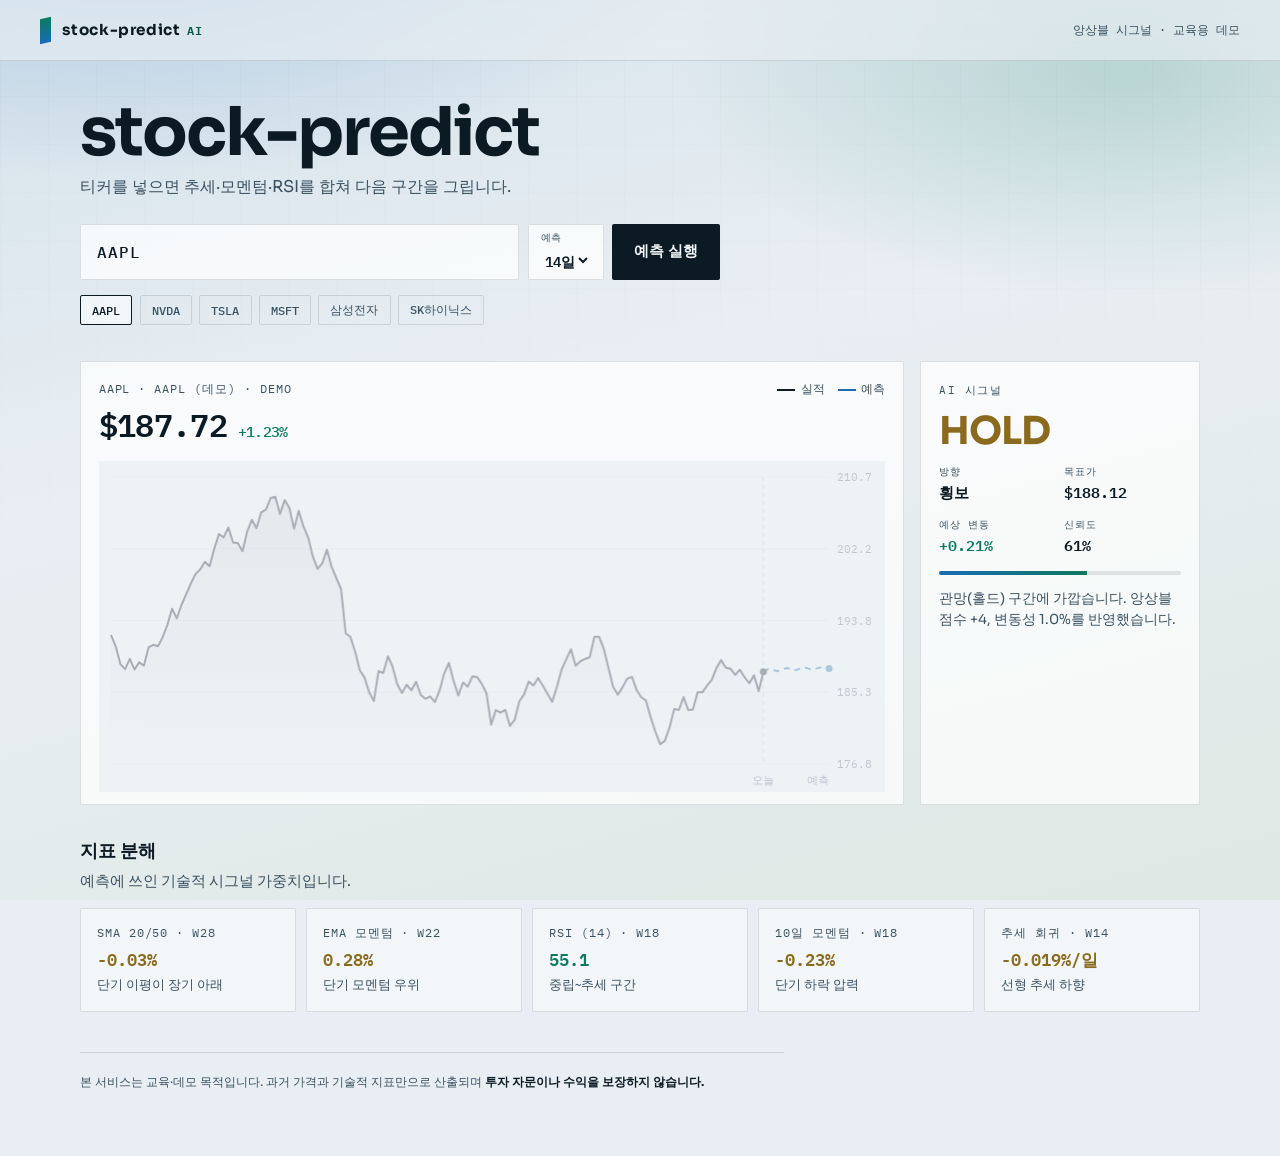
<file: stock-predict/index.html>
<!DOCTYPE html>
<html lang="ko">
<head>
  <meta charset="UTF-8" />
  <meta name="viewport" content="width=device-width, initial-scale=1.0" />
  <title>stock-predict</title>
  <meta name="description" content="기술적 지표 앙상블 기반 주가 방향·목표가 예측 데모. 교육용이며 투자 자문이 아닙니다." />
  <link rel="preconnect" href="https://fonts.googleapis.com" />
  <link rel="preconnect" href="https://fonts.gstatic.com" crossorigin />
  <link href="https://fonts.googleapis.com/css2?family=IBM+Plex+Mono:wght@400;500;600&family=Sora:wght@400;500;600;700&display=swap" rel="stylesheet" />
  <link rel="stylesheet" href="styles.css" />
</head>
<body>
  <div class="atmosphere" aria-hidden="true"></div>

  <header class="topbar">
    <a class="brand" href="./">
      <span class="brand-mark" aria-hidden="true"></span>
      <span class="brand-text">
        <strong>stock-predict</strong>
        <em>AI</em>
      </span>
    </a>
    <p class="topbar-note">앙상블 시그널 · 교육용 데모</p>
  </header>

  <main>
    <section class="hero" aria-labelledby="hero-title">
      <h1 id="hero-title" class="hero-brand">stock-predict</h1>
      <p class="hero-line">티커를 넣으면 추세·모멘텀·RSI를 합쳐 다음 구간을 그립니다.</p>
      <form class="search-form" id="search-form" autocomplete="off">
        <label class="sr-only" for="ticker-input">티커 심볼</label>
        <input
          id="ticker-input"
          name="ticker"
          type="text"
          value="AAPL"
          maxlength="12"
          spellcheck="false"
          placeholder="AAPL, NVDA, 005930.KS…"
        />
        <label class="horizon-wrap" for="horizon">
          <span>예측</span>
          <select id="horizon" name="horizon">
            <option value="7">7일</option>
            <option value="14" selected>14일</option>
            <option value="30">30일</option>
          </select>
        </label>
        <button type="submit" class="btn-predict" id="predict-btn">
          <span>예측 실행</span>
        </button>
      </form>
      <div class="quick-picks" id="quick-picks" role="group" aria-label="빠른 티커">
        <button type="button" data-ticker="AAPL">AAPL</button>
        <button type="button" data-ticker="NVDA">NVDA</button>
        <button type="button" data-ticker="TSLA">TSLA</button>
        <button type="button" data-ticker="MSFT">MSFT</button>
        <button type="button" data-ticker="005930.KS">삼성전자</button>
        <button type="button" data-ticker="000660.KS">SK하이닉스</button>
      </div>
    </section>

    <section class="workspace" id="workspace" hidden>
      <div class="chart-panel">
        <div class="chart-head">
          <div>
            <p class="meta" id="meta-symbol">—</p>
            <h2 class="price-row">
              <span id="last-price">—</span>
              <span class="chg" id="last-chg">—</span>
            </h2>
          </div>
          <div class="chart-legend" aria-hidden="true">
            <span class="leg leg-hist">실적</span>
            <span class="leg leg-pred">예측</span>
          </div>
        </div>
        <div class="chart-stage">
          <canvas id="price-chart" width="960" height="420"></canvas>
          <div class="chart-status" id="chart-status" hidden></div>
        </div>
      </div>

      <aside class="signal-panel" aria-live="polite">
        <p class="panel-label">AI 시그널</p>
        <p class="signal-badge" id="signal-badge">—</p>
        <dl class="signal-stats">
          <div>
            <dt>방향</dt>
            <dd id="stat-direction">—</dd>
          </div>
          <div>
            <dt>목표가</dt>
            <dd id="stat-target">—</dd>
          </div>
          <div>
            <dt>예상 변동</dt>
            <dd id="stat-move">—</dd>
          </div>
          <div>
            <dt>신뢰도</dt>
            <dd id="stat-confidence">—</dd>
          </div>
        </dl>
        <div class="confidence-meter" aria-hidden="true">
          <div class="confidence-fill" id="confidence-fill"></div>
        </div>
        <p class="signal-summary" id="signal-summary"></p>
      </aside>
    </section>

    <section class="indicators" id="indicators" hidden>
      <h2 class="section-title">지표 분해</h2>
      <p class="section-lead">예측에 쓰인 기술적 시그널 가중치입니다.</p>
      <ul class="indicator-grid" id="indicator-grid"></ul>
    </section>

    <p class="disclaimer">
      본 서비스는 교육·데모 목적입니다. 과거 가격과 기술적 지표만으로 산출되며
      <strong>투자 자문이나 수익을 보장하지 않습니다.</strong>
    </p>
  </main>

  <script type="module" src="js/app.js"></script>
</body>
</html>
</file>
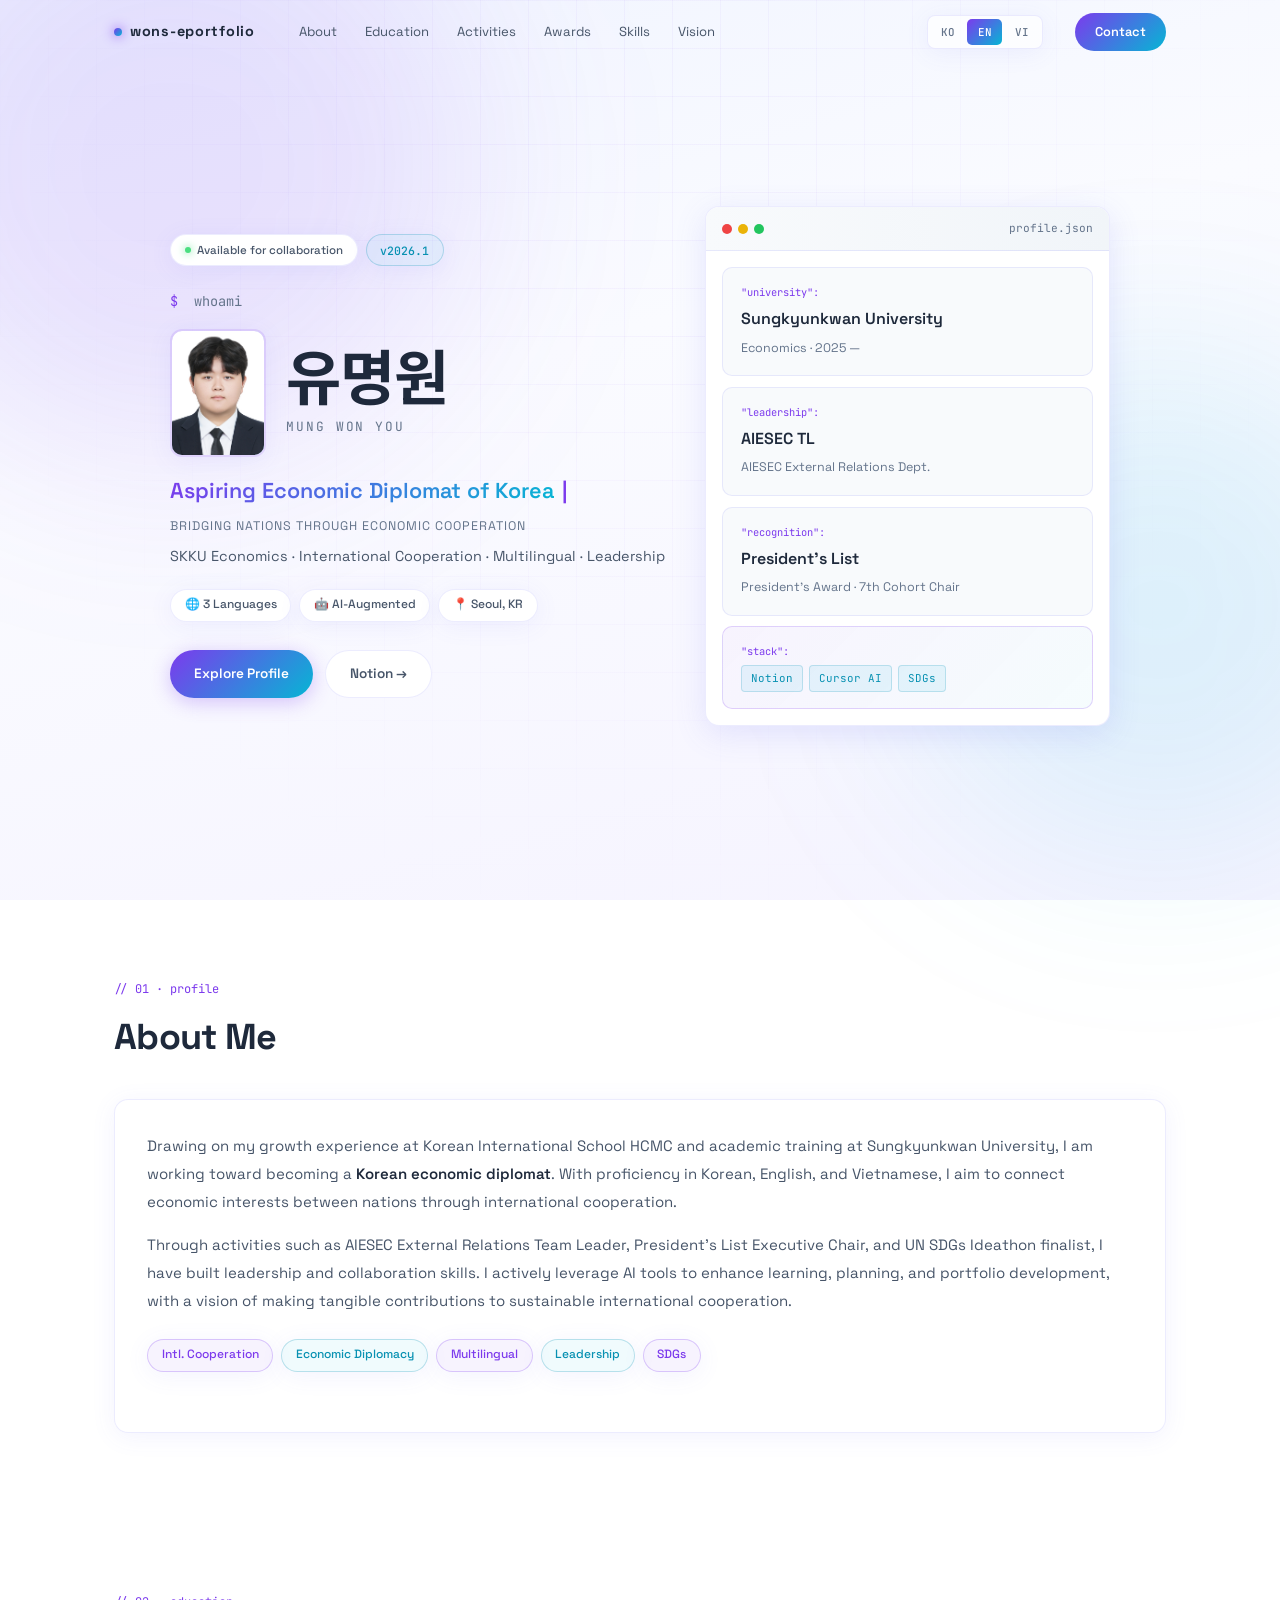
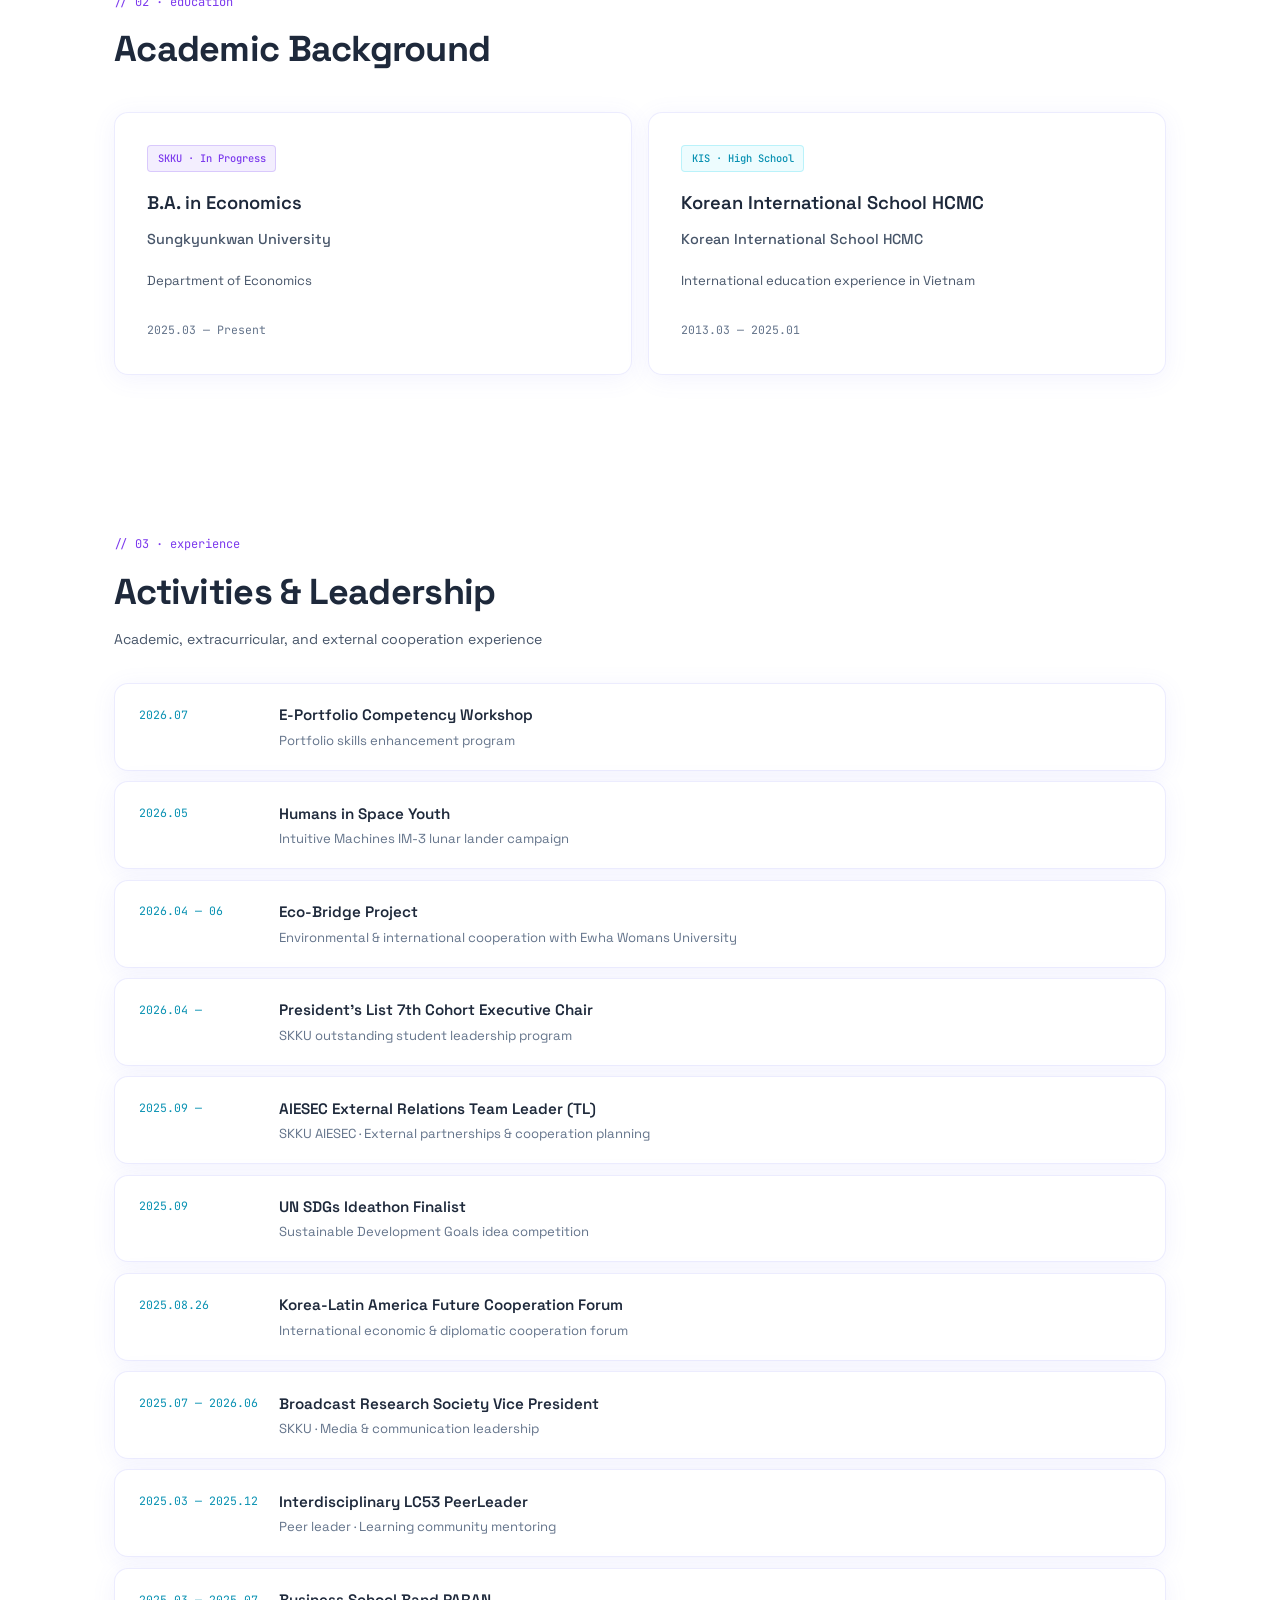
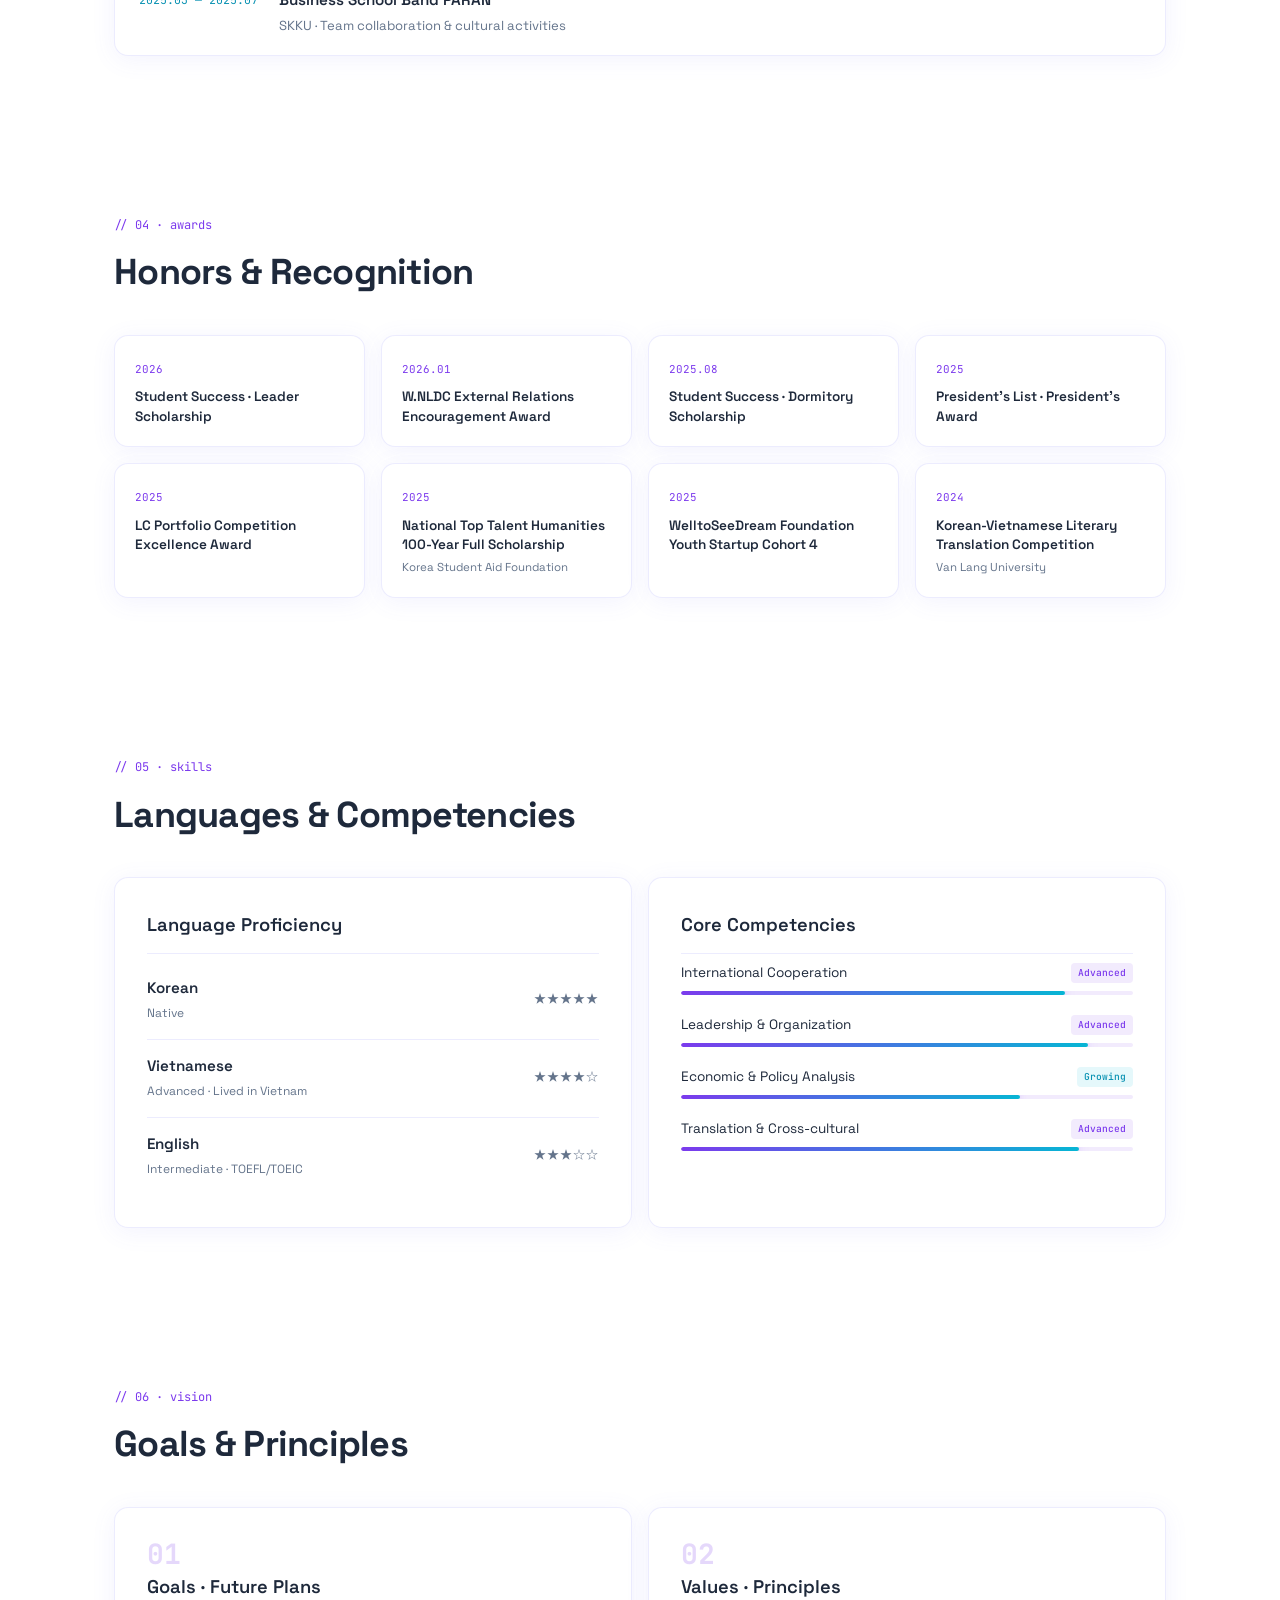
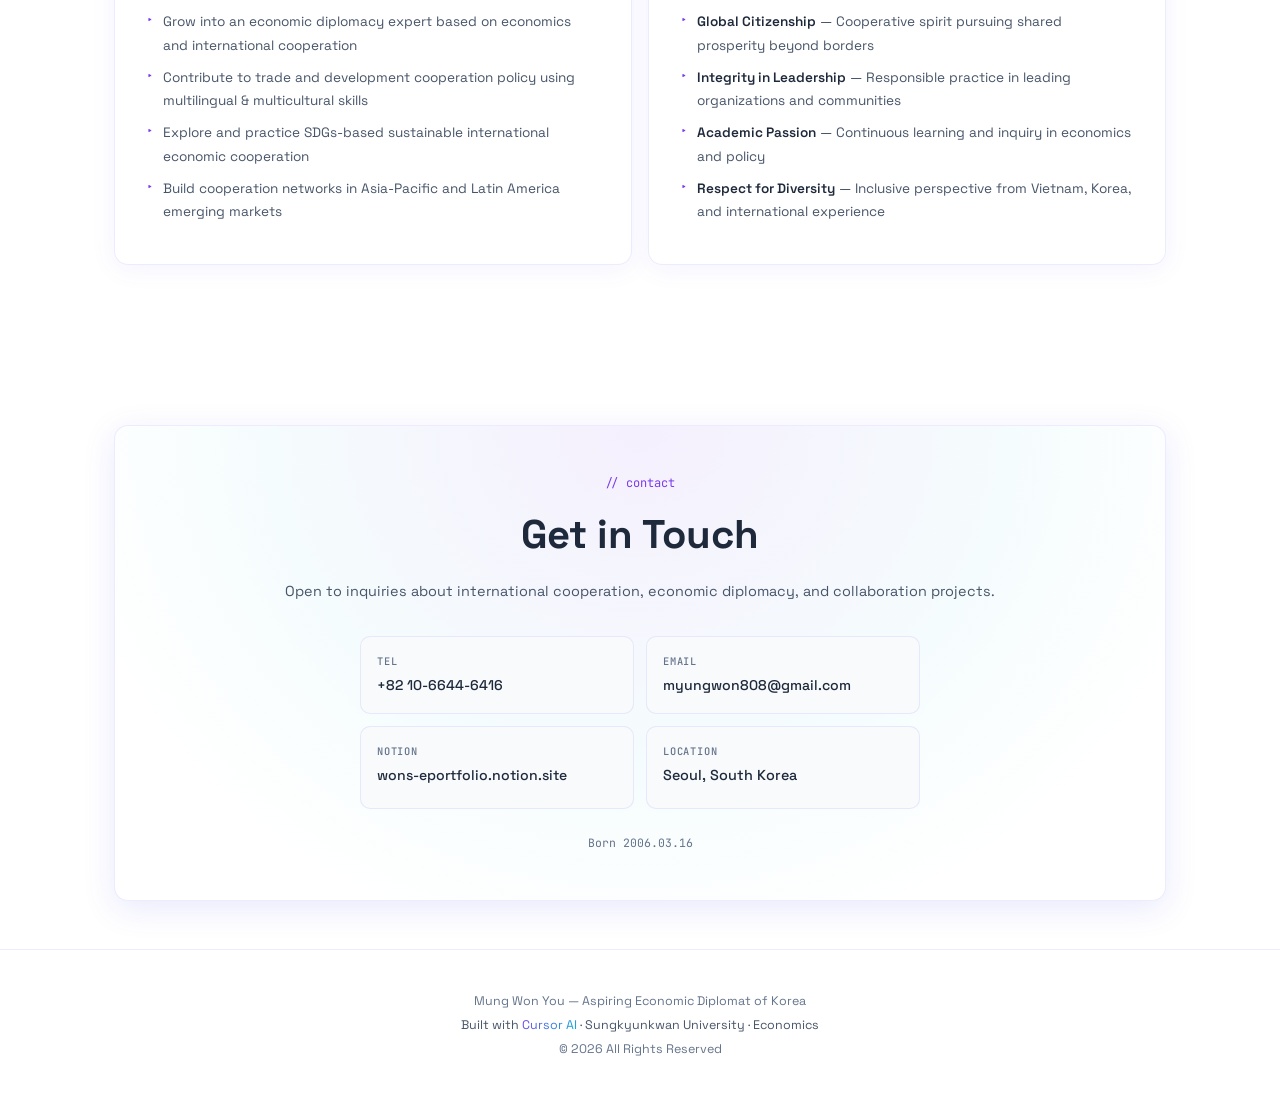
<file: wons-eportfolio/index.html>
<!DOCTYPE html>
<html lang="ko" class="scroll-smooth">
<head>
  <meta charset="UTF-8" />
  <meta name="viewport" content="width=device-width, initial-scale=1.0" />
  <meta name="description" content="유명원 — 대한민국 경제외교관을 꿈꾸는 성균관대학교 경제학과 학생. 국제협력, 리더십, 다국어 역량 포트폴리오" />
  <title>wons-eportfolio | 유명원</title>
  <link rel="preconnect" href="https://fonts.googleapis.com" />
  <link rel="preconnect" href="https://fonts.gstatic.com" crossorigin />
  <link href="https://fonts.googleapis.com/css2?family=JetBrains+Mono:wght@400;500&family=Noto+Sans+KR:wght@300;400;500;600;700&family=Space+Grotesk:wght@400;500;600;700&display=swap" rel="stylesheet" />
  <link rel="stylesheet" href="styles.css" />
</head>
<body>

  <div class="bg-grid" aria-hidden="true"></div>
  <div class="bg-glow bg-glow--1" aria-hidden="true"></div>
  <div class="bg-glow bg-glow--2" aria-hidden="true"></div>

  <nav id="navbar" class="navbar">
    <div class="nav-inner">
      <a href="#hero" class="nav-logo">
        <span class="logo-dot"></span>
        wons-eportfolio
      </a>
      <ul class="nav-links">
        <li><a href="#about" class="nav-link" data-i18n="nav.about">About</a></li>
        <li><a href="#education" class="nav-link" data-i18n="nav.education">Education</a></li>
        <li><a href="#experience" class="nav-link" data-i18n="nav.activities">Activities</a></li>
        <li><a href="#awards" class="nav-link" data-i18n="nav.awards">Awards</a></li>
        <li><a href="#skills" class="nav-link" data-i18n="nav.skills">Skills</a></li>
        <li><a href="#vision" class="nav-link" data-i18n="nav.vision">Vision</a></li>
      </ul>
      <div class="lang-switcher" role="group" aria-label="Language">
        <button type="button" class="lang-btn active" data-lang="ko" aria-pressed="true">KO</button>
        <button type="button" class="lang-btn" data-lang="en" aria-pressed="false">EN</button>
        <button type="button" class="lang-btn" data-lang="vi" aria-pressed="false">VI</button>
      </div>
      <a href="#contact" class="nav-cta" data-i18n="nav.contact">Contact</a>
      <button id="menu-toggle" class="menu-toggle" aria-label="메뉴" aria-expanded="false">
        <span></span><span></span><span></span>
      </button>
    </div>
    <div id="mobile-menu" class="mobile-drawer hidden">
      <div class="lang-switcher lang-switcher--mobile" role="group" aria-label="Language">
        <button type="button" class="lang-btn active" data-lang="ko" aria-pressed="true">KO</button>
        <button type="button" class="lang-btn" data-lang="en" aria-pressed="false">EN</button>
        <button type="button" class="lang-btn" data-lang="vi" aria-pressed="false">VI</button>
      </div>
      <a href="#about" class="mobile-link" data-i18n="nav.about">About</a>
      <a href="#education" class="mobile-link" data-i18n="nav.education">Education</a>
      <a href="#experience" class="mobile-link" data-i18n="nav.activities">Activities</a>
      <a href="#awards" class="mobile-link" data-i18n="nav.awards">Awards</a>
      <a href="#skills" class="mobile-link" data-i18n="nav.skills">Skills</a>
      <a href="#vision" class="mobile-link" data-i18n="nav.vision">Vision</a>
      <a href="#contact" class="mobile-link" data-i18n="nav.contact">Contact</a>
    </div>
  </nav>

  <main>

    <header id="hero" class="hero">
      <div class="container hero-grid">
        <div class="hero-content reveal">
          <div class="status-bar">
            <span class="status-pill"><span class="pulse"></span> <span data-i18n="hero.status">협업 가능</span></span>
            <span class="status-pill status-pill--mono">v2026.1</span>
          </div>

          <p class="hero-cmd"><span class="cmd-prefix">$</span> whoami</p>
          <div class="hero-name-row">
            <div class="hero-photo">
              <div class="photo-glow"></div>
              <img src="assets/profile.jpg" alt="유명원" width="112" height="149" />
            </div>
            <div>
              <h1 class="hero-title">유명원</h1>
              <p class="hero-sub">Mung Won You</p>
            </div>
          </div>

          <p class="hero-output">
            <span class="gradient-text" data-i18n="hero.role">대한민국 경제외교관</span>
            <span class="cursor-blink">|</span>
          </p>
          <p class="hero-desc" data-i18n="hero.desc">Bridging Nations Through Economic Cooperation</p>
          <p class="hero-meta" data-i18n="hero.meta">성균관대학교 경제학과 · 국제협력 · 다국어 · 리더십</p>

          <div class="chip-row">
            <span class="chip" data-i18n="hero.chip1">🌐 3개 국어</span>
            <span class="chip" data-i18n="hero.chip2">🤖 AI 활용</span>
            <span class="chip" data-i18n="hero.chip3">📍 서울, KR</span>
          </div>

          <div class="hero-actions">
            <a href="#about" class="btn btn-glow" data-i18n="hero.btnProfile">프로필 보기</a>
            <a href="https://wons-eportfolio.notion.site/38f52022a88b80a69a37d88bc05e07d4" target="_blank" rel="noopener noreferrer" class="btn btn-outline" data-i18n="hero.btnNotion">Notion →</a>
          </div>
        </div>

        <div class="hero-panel reveal reveal-delay-1">
          <div class="panel-header">
            <span class="panel-dot"></span>
            <span class="panel-dot"></span>
            <span class="panel-dot"></span>
            <span class="panel-title">profile.json</span>
          </div>
          <div class="panel-body">
            <div class="metric-card">
              <span class="metric-key">university</span>
              <span class="metric-val" data-i18n="hero.uniVal">성균관대학교</span>
              <span class="metric-sub" data-i18n="hero.uniSub">경제학과 · 2025 —</span>
            </div>
            <div class="metric-card">
              <span class="metric-key">leadership</span>
              <span class="metric-val">AIESEC TL</span>
              <span class="metric-sub" data-i18n="hero.leadSub">국제리더십협회 대외협력부서</span>
            </div>
            <div class="metric-card">
              <span class="metric-key">recognition</span>
              <span class="metric-val">President's List</span>
              <span class="metric-sub" data-i18n="hero.recSub">총장상 · 7기 운영진 회장</span>
            </div>
            <div class="metric-card metric-card--accent">
              <span class="metric-key">stack</span>
              <div class="stack-tags">
                <span>Notion</span><span>Cursor AI</span><span>SDGs</span>
              </div>
            </div>
          </div>
        </div>
      </div>
    </header>

    <section id="about" class="section">
      <div class="container">
        <div class="section-header reveal">
          <span class="section-tag">// 01 · profile</span>
          <h2 class="section-title" data-i18n="about.title">About Me</h2>
        </div>
        <div class="glass-card reveal">
          <p data-i18n-html="about.p1">호치민시한국국제학교에서의 해외 성장 경험과 성균관대학교 경제학과에서의 학문적 훈련을 바탕으로, <strong>대한민국 경제외교관</strong>을 목표로 성장하고 있습니다.</p>
          <p data-i18n-html="about.p2">AIESEC 대외협력 팀리더, President's List 운영진 회장, UN SDGs Ideathon 본선 진출 등 학내·대외 활동을 통해 리더십과 협업 역량을 쌓아왔습니다.</p>
          <div class="chip-row">
            <span class="chip chip--violet" data-i18n="about.tag1">국제협력</span>
            <span class="chip chip--cyan" data-i18n="about.tag2">경제외교</span>
            <span class="chip chip--violet" data-i18n="about.tag3">다국어</span>
            <span class="chip chip--cyan" data-i18n="about.tag4">리더십</span>
            <span class="chip chip--violet" data-i18n="about.tag5">SDGs</span>
          </div>
        </div>
      </div>
    </section>

    <section id="education" class="section">
      <div class="container">
        <div class="section-header reveal">
          <span class="section-tag">// 02 · education</span>
          <h2 class="section-title" data-i18n="education.title">Academic Background</h2>
        </div>
        <div class="card-grid card-grid--2">
          <article class="glass-card reveal">
            <span class="card-badge" data-i18n="education.skkuBadge">SKKU · 재학 중</span>
            <h3>B.A. in Economics</h3>
            <p class="card-main" data-i18n="education.skkuMain">성균관대학교 · Sungkyunkwan University</p>
            <p class="card-sub" data-i18n="education.skkuSub">경제학과</p>
            <time class="card-time" data-i18n="education.present">2025.03 — 현재</time>
          </article>
          <article class="glass-card reveal reveal-delay-1">
            <span class="card-badge card-badge--cyan" data-i18n="education.kisBadge">KIS · 고등학교</span>
            <h3>Korean International School HCMC</h3>
            <p class="card-main" data-i18n="education.kisMain">호치민시한국국제학교</p>
            <p class="card-sub" data-i18n="education.kisSub">베트남에서의 국제 교육 경험</p>
            <time class="card-time">2013.03 — 2025.01</time>
          </article>
        </div>
      </div>
    </section>

    <section id="experience" class="section">
      <div class="container">
        <div class="section-header reveal">
          <span class="section-tag">// 03 · experience</span>
          <h2 class="section-title" data-i18n="experience.title">Activities &amp; Leadership</h2>
          <p class="section-desc" data-i18n="experience.desc">교과·비교과 활동과 대외 협력 경험</p>
        </div>
        <div class="exp-list" data-i18n-list="experience.items" data-i18n-type="exp">
          <article class="exp-card reveal"><time>2026.07</time><div><h3>E-포트폴리오 역량 특강</h3><p>포트폴리오 역량 강화 프로그램 참여</p></div></article>
          <article class="exp-card reveal"><time>2026.05</time><div><h3>Humans in Space Youth</h3><p>Intuitive Machines IM-3 미션달 착륙선 캠페인</p></div></article>
          <article class="exp-card reveal"><time>2026.04 — 06</time><div><h3>Eco-Bridge Project</h3><p>이화여자대학교와의 환경·국제 협력 프로젝트</p></div></article>
          <article class="exp-card reveal"><time>2026.04 —</time><div><h3>President's List 7기 운영진 회장</h3><p>성균관대학교 우수 학생 리더십 프로그램 운영</p></div></article>
          <article class="exp-card reveal"><time>2025.09 —</time><div><h3>AIESEC 대외협력부서 팀리더 (TL)</h3><p>성균관대학교 국제리더십협회 · 대외 파트너십 및 협력 기획</p></div></article>
          <article class="exp-card reveal"><time>2025.09</time><div><h3>UN SDGs Ideathon 본선 진출</h3><p>지속가능발전목표 기반 아이디어 경진대회</p></div></article>
          <article class="exp-card reveal"><time>2025.08.26</time><div><h3>한-중남미 미래협력 포럼 참여</h3><p>국제 경제·외교 협력 포럼 참석</p></div></article>
          <article class="exp-card reveal"><time>2025.07 — 2026.06</time><div><h3>방송연구학회 부학회장</h3><p>성균관대학교 · 미디어·커뮤니케이션 리더십</p></div></article>
          <article class="exp-card reveal"><time>2025.03 — 2025.12</time><div><h3>대계열 융합 LC53 PeerLeader</h3><p>피어리더 · 학습 공동체 운영 및 멘토링</p></div></article>
          <article class="exp-card reveal"><time>2025.03 — 2025.07</time><div><h3>경영대학 밴드 PARAN</h3><p>성균관대학교 · 팀 협업 및 문화 활동</p></div></article>
        </div>
      </div>
    </section>

    <section id="awards" class="section">
      <div class="container">
        <div class="section-header reveal">
          <span class="section-tag">// 04 · awards</span>
          <h2 class="section-title" data-i18n="awards.title">Honors &amp; Recognition</h2>
        </div>
        <div class="card-grid card-grid--4" data-i18n-list="awards.items" data-i18n-type="award">
          <article class="award-card reveal"><span>2026</span><h3>학생성공 · 리더 장학금</h3></article>
          <article class="award-card reveal reveal-delay-1"><span>2026.01</span><h3>W.NLDC 대외협력부서 장려상</h3></article>
          <article class="award-card reveal"><span>2025.08</span><h3>학생성공 · 기숙사 장학금</h3></article>
          <article class="award-card reveal reveal-delay-1"><span>2025</span><h3>President's List · 총장상</h3></article>
          <article class="award-card reveal"><span>2025</span><h3>LC 포트폴리오 공모전 우수상</h3></article>
          <article class="award-card reveal reveal-delay-1"><span>2025</span><h3>국가우수인재 인문100년 장학생 · 전액</h3><p>한국장학재단</p></article>
          <article class="award-card reveal"><span>2025</span><h3>웰투시드림재단 청년 창업 4기 장학생</h3></article>
          <article class="award-card reveal reveal-delay-1"><span>2024</span><h3>한국어-베트남어 문학 통번역 국제대회 우수상</h3><p>반랑대학교</p></article>
        </div>
      </div>
    </section>

    <section id="skills" class="section">
      <div class="container">
        <div class="section-header reveal">
          <span class="section-tag">// 05 · skills</span>
          <h2 class="section-title" data-i18n="skills.title">Languages &amp; Competencies</h2>
        </div>
        <div class="card-grid card-grid--2">
          <div class="glass-card reveal">
            <h3 class="card-heading" data-i18n="skills.langHeading">Language Proficiency</h3>
            <div class="lang-row"><div><strong>Korean</strong><span data-i18n="skills.koSub">Native · 모국어</span></div><span class="star-rating" data-level="5"></span></div>
            <div class="lang-row"><div><strong>Vietnamese</strong><span data-i18n="skills.viSub">Advanced · 베트남 거주</span></div><span class="star-rating" data-level="4"></span></div>
            <div class="lang-row"><div><strong>English</strong><span data-i18n="skills.enSub">Intermediate · TOEFL/TOEIC</span></div><span class="star-rating" data-level="3"></span></div>
          </div>
          <div class="glass-card reveal reveal-delay-1">
            <h3 class="card-heading" data-i18n="skills.compHeading">Core Competencies</h3>
            <div class="skill-row"><div class="skill-top"><span data-i18n="skills.c1">국제협력 · 대외협력</span><span class="badge" data-i18n="skills.advanced">Advanced</span></div><div class="skill-bar"><div class="skill-fill" data-width="85"></div></div></div>
            <div class="skill-row"><div class="skill-top"><span data-i18n="skills.c2">리더십 · 조직 운영</span><span class="badge" data-i18n="skills.advanced">Advanced</span></div><div class="skill-bar"><div class="skill-fill" data-width="90"></div></div></div>
            <div class="skill-row"><div class="skill-top"><span data-i18n="skills.c3">경제·정책 분석</span><span class="badge badge--grow" data-i18n="skills.growing">Growing</span></div><div class="skill-bar"><div class="skill-fill" data-width="75"></div></div></div>
            <div class="skill-row"><div class="skill-top"><span data-i18n="skills.c4">통번역 · 크로스컬처</span><span class="badge" data-i18n="skills.advanced">Advanced</span></div><div class="skill-bar"><div class="skill-fill" data-width="88"></div></div></div>
          </div>
        </div>
      </div>
    </section>

    <section id="vision" class="section">
      <div class="container">
        <div class="section-header reveal">
          <span class="section-tag">// 06 · vision</span>
          <h2 class="section-title" data-i18n="vision.title">Goals &amp; Principles</h2>
        </div>
        <div class="card-grid card-grid--2">
          <article class="glass-card reveal">
            <span class="vision-num">01</span>
            <h3 data-i18n="vision.goalsTitle">목표 · Future Plans</h3>
            <ul class="vision-list" data-i18n-list="vision.goals" data-i18n-type="vision-goals">
              <li>경제학 전공 역량과 국제협력 경험을 바탕으로 경제외교 분야 전문가로 성장</li>
              <li>다국어·다문화 역량을 활용한 통상·개발협력 정책 기여</li>
              <li>SDGs와 지속가능한 국제 경제 협력 모델 탐구 및 실천</li>
              <li>아시아-태평양 및 중남미 등 신흥시장 협력 네트워크 구축</li>
            </ul>
          </article>
          <article class="glass-card reveal reveal-delay-1">
            <span class="vision-num">02</span>
            <h3 data-i18n="vision.valuesTitle">가치관 · Values</h3>
            <ul class="vision-list" data-i18n-list="vision.values" data-i18n-type="vision-values">
              <li><strong>글로벌 시민성</strong> — 국경을 넘어 공동 번영을 추구하는 협력 정신</li>
              <li><strong>성실한 리더십</strong> — 조직과 공동체를 이끄는 책임감 있는 실천</li>
              <li><strong>학문적 열정</strong> — 경제·정책 분야에 대한 끊임없는 학습과 탐구</li>
              <li><strong>다양성 존중</strong> — 베트남·한국·국제 사회 경험에서 배운 포용적 시각</li>
            </ul>
          </article>
        </div>
      </div>
    </section>

    <section id="contact" class="section section--contact">
      <div class="container">
        <div class="contact-box reveal">
          <span class="section-tag">// contact</span>
          <h2 class="contact-title" data-i18n="contact.title">Get in Touch</h2>
          <p class="contact-desc" data-i18n="contact.desc">국제협력, 경제·외교 관련 프로젝트 및 협업 문의를 환영합니다.</p>
          <div class="contact-grid">
            <a href="tel:+821066446416" class="contact-cell"><span data-i18n="contact.tel">Tel</span>+82 10-6644-6416</a>
            <a href="mailto:myungwon808@gmail.com" class="contact-cell"><span data-i18n="contact.email">Email</span>myungwon808@gmail.com</a>
            <a href="https://wons-eportfolio.notion.site/38f52022a88b80a69a37d88bc05e07d4" target="_blank" rel="noopener noreferrer" class="contact-cell"><span data-i18n="contact.notion">Notion</span>wons-eportfolio.notion.site</a>
            <div class="contact-cell"><span data-i18n="contact.location">Location</span><span class="contact-value" data-i18n="contact.locVal">Seoul, South Korea</span></div>
          </div>
          <p class="contact-born" data-i18n="contact.born">Born 2006.03.16</p>
        </div>
      </div>
    </section>

  </main>

  <footer class="footer">
    <div class="container footer-inner">
      <p data-i18n="footer.line1">유명원 · Mung Won You — 대한민국 경제외교관</p>
      <p class="footer-ai" data-i18n-html="footer.line2">Built with <span class="gradient-text">Cursor AI</span> · Sungkyunkwan University · Economics</p>
      <p data-i18n="footer.line3">&copy; 2026 All Rights Reserved</p>
    </div>
  </footer>

  <script src="i18n.js"></script>
  <script src="script.js"></script>
</body>
</html>
</file>
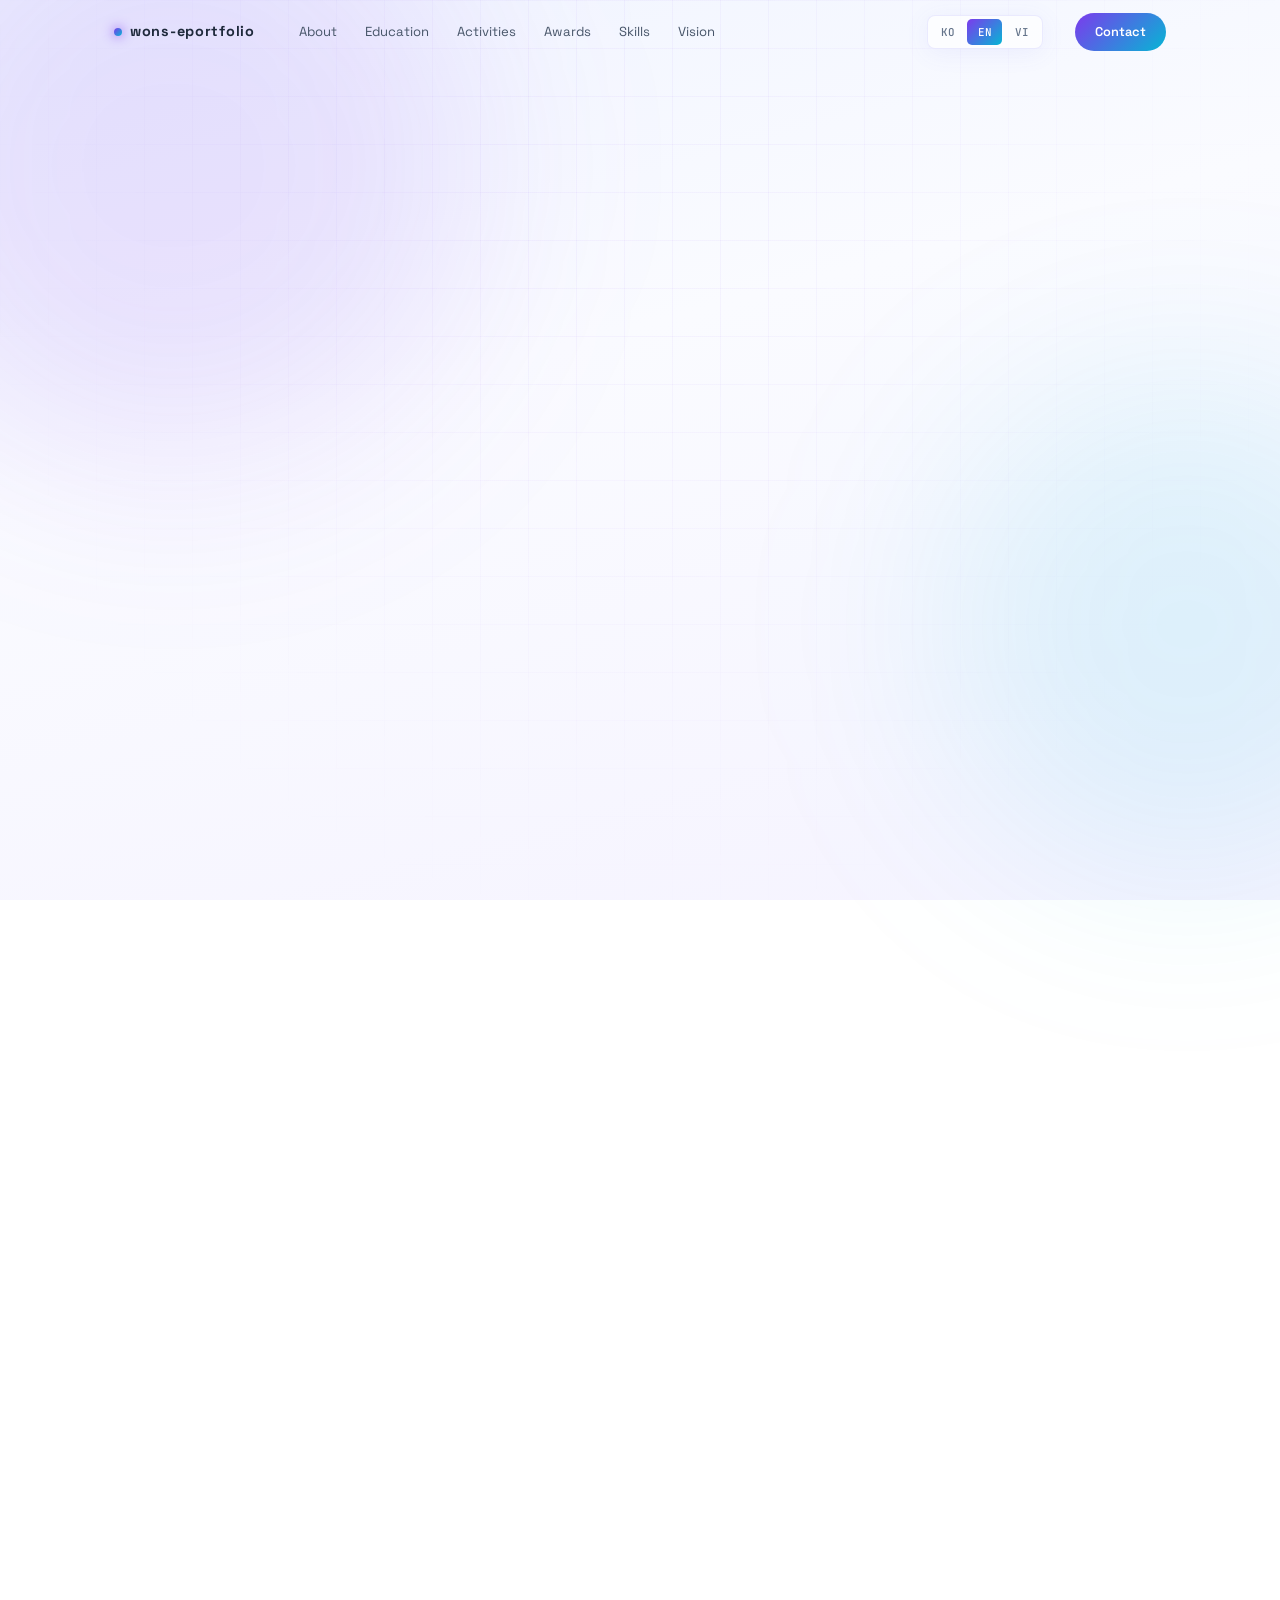
<file: docs/portfoliowons/index.html>
<!DOCTYPE html>
<html lang="ko">
<head>
  <meta charset="UTF-8" />
  <meta http-equiv="refresh" content="0; url=/wons-eportfolio/" />
  <link rel="canonical" href="/wons-eportfolio/" />
  <title>Redirecting to wons-eportfolio</title>
</head>
<body>
  <p><a href="/wons-eportfolio/">wons-eportfolio</a>로 이동합니다.</p>
</body>
</html>
</file>
<file: Newhanam/styles.css>
/* ===== NEW-HANAM — PDF Brand Colors ===== */
:root {
  --nh-navy: #1a4080;
  --nh-navy-dark: #0f2d5c;
  --nh-teal: #5bb5c5;
  --nh-teal-light: #a8dce6;
  --nh-sky: #dceef5;
  --nh-sky-deep: #b8d9eb;
  --nh-gold: #c5a028;
  --nh-gold-light: #dbb84a;
  --nh-text: #1a3050;
  --nh-text-muted: #5a7290;
  --nh-bg: #f4f9fc;
  --nh-white: #ffffff;
  --nh-border: rgba(26, 64, 128, 0.12);
  --font-display: 'Oswald', 'Noto Sans KR', sans-serif;
  --font-body: 'IBM Plex Sans', 'Noto Sans KR', sans-serif;
  --nav-h: 64px;
}

*, *::before, *::after { box-sizing: border-box; }

html {
  scroll-behavior: smooth;
  -webkit-text-size-adjust: 100%;
}

body {
  margin: 0;
  font-family: var(--font-body);
  color: var(--nh-text);
  background: var(--nh-bg);
  line-height: 1.6;
  overflow-x: hidden;
}

body.menu-open {
  overflow: hidden;
}

::selection {
  background: var(--nh-teal);
  color: #fff;
}

.container {
  width: min(1140px, 94vw);
  margin: 0 auto;
}

img {
  max-width: 100%;
  height: auto;
}

/* ===== Navbar ===== */
.navbar {
  position: fixed;
  top: 0;
  left: 0;
  right: 0;
  z-index: 200;
  background: rgba(255, 255, 255, 0.92);
  backdrop-filter: blur(10px);
  -webkit-backdrop-filter: blur(10px);
  border-bottom: 1px solid var(--nh-border);
  transition: background 0.3s, box-shadow 0.3s;
}

.navbar.scrolled {
  background: rgba(26, 64, 128, 0.97);
  border-bottom-color: rgba(255, 255, 255, 0.1);
  box-shadow: 0 4px 20px rgba(15, 45, 92, 0.2);
}

.nav-inner {
  width: min(1200px, 96vw);
  margin: 0 auto;
  display: flex;
  align-items: center;
  gap: 0.75rem;
  padding: 0.65rem 0;
  min-height: var(--nav-h);
}

.nav-logo {
  display: flex;
  align-items: center;
  gap: 0.55rem;
  text-decoration: none;
  color: var(--nh-navy);
  font-family: var(--font-display);
  font-weight: 600;
  font-size: 0.95rem;
  letter-spacing: 0.06em;
  flex-shrink: 0;
  min-width: 0;
}

.navbar.scrolled .nav-logo { color: #fff; }

.logo-mark {
  width: 36px;
  height: 36px;
  flex-shrink: 0;
  color: var(--nh-navy);
}

.navbar.scrolled .logo-mark { color: var(--nh-teal-light); }

.logo-mark svg { width: 100%; height: 100%; display: block; }

.nav-logo-text {
  white-space: nowrap;
  overflow: hidden;
  text-overflow: ellipsis;
}

@media (max-width: 400px) {
  .nav-logo-text { display: none; }
}

.nav-links {
  display: none;
  list-style: none;
  margin: 0;
  padding: 0;
  gap: 0.1rem;
  flex: 1;
  justify-content: center;
}

@media (min-width: 1100px) {
  .nav-links { display: flex; }
}

.nav-link {
  color: var(--nh-navy);
  text-decoration: none;
  font-size: 0.68rem;
  font-weight: 600;
  letter-spacing: 0.04em;
  text-transform: uppercase;
  padding: 0.4rem 0.5rem;
  transition: color 0.2s;
}

.navbar.scrolled .nav-link { color: rgba(255, 255, 255, 0.8); }

.nav-link:hover,
.nav-link.active { color: var(--nh-teal); }

.navbar.scrolled .nav-link:hover,
.navbar.scrolled .nav-link.active { color: var(--nh-teal-light); }

.nav-actions {
  display: flex;
  align-items: center;
  gap: 0.5rem;
  margin-left: auto;
  flex-shrink: 0;
}

.lang-switcher {
  display: flex;
  border: 1px solid var(--nh-border);
  border-radius: 4px;
  overflow: hidden;
  background: var(--nh-white);
}

.navbar.scrolled .lang-switcher {
  border-color: rgba(255, 255, 255, 0.25);
  background: rgba(255, 255, 255, 0.08);
}

.lang-btn {
  background: transparent;
  border: none;
  color: var(--nh-navy);
  font-family: var(--font-display);
  font-size: 0.68rem;
  font-weight: 600;
  letter-spacing: 0.05em;
  padding: 0.38rem 0.55rem;
  cursor: pointer;
  transition: all 0.2s;
  min-width: 36px;
  min-height: 36px;
}

.navbar.scrolled .lang-btn { color: rgba(255, 255, 255, 0.85); }

.lang-btn:hover { background: var(--nh-sky); }

.navbar.scrolled .lang-btn:hover { background: rgba(255, 255, 255, 0.12); }

.lang-btn.active {
  background: var(--nh-navy);
  color: #fff;
}

.navbar.scrolled .lang-btn.active {
  background: var(--nh-teal);
  color: var(--nh-navy-dark);
}

.menu-toggle {
  display: flex;
  flex-direction: column;
  justify-content: center;
  gap: 5px;
  background: none;
  border: none;
  cursor: pointer;
  padding: 0.5rem;
  min-width: 44px;
  min-height: 44px;
}

@media (min-width: 1100px) {
  .menu-toggle { display: none; }
}

.menu-toggle span {
  display: block;
  width: 22px;
  height: 2px;
  background: var(--nh-navy);
  transition: transform 0.3s, opacity 0.3s;
}

.navbar.scrolled .menu-toggle span { background: #fff; }

.menu-toggle.open span:nth-child(1) { transform: translateY(7px) rotate(45deg); }
.menu-toggle.open span:nth-child(2) { opacity: 0; }
.menu-toggle.open span:nth-child(3) { transform: translateY(-7px) rotate(-45deg); }

.mobile-menu {
  display: none;
  flex-direction: column;
  gap: 0;
  position: fixed;
  top: var(--nav-h);
  left: 0;
  right: 0;
  bottom: 0;
  padding: 1rem 1.25rem 2rem;
  background: var(--nh-navy);
  overflow-y: auto;
  -webkit-overflow-scrolling: touch;
  z-index: 199;
}

.mobile-menu.open { display: flex; }

.lang-switcher--mobile {
  align-self: flex-start;
  margin-bottom: 1rem;
  border-color: rgba(255, 255, 255, 0.2);
  background: rgba(255, 255, 255, 0.06);
}

.lang-switcher--mobile .lang-btn { color: rgba(255, 255, 255, 0.85); }
.lang-switcher--mobile .lang-btn.active { background: var(--nh-teal); color: var(--nh-navy-dark); }

.mobile-link {
  color: rgba(255, 255, 255, 0.9);
  text-decoration: none;
  font-size: 0.95rem;
  font-weight: 500;
  padding: 0.85rem 0;
  border-bottom: 1px solid rgba(255, 255, 255, 0.1);
  min-height: 44px;
  display: flex;
  align-items: center;
}

.mobile-link:hover,
.mobile-link.active { color: var(--nh-teal-light); }

/* ===== Hero — PDF cover style ===== */
.hero {
  position: relative;
  min-height: 100svh;
  display: flex;
  flex-direction: column;
  justify-content: flex-start;
  padding: calc(var(--nav-h) + 1.5rem) 0 0;
  background: linear-gradient(180deg, var(--nh-sky) 0%, var(--nh-white) 55%);
  overflow: hidden;
}

.hero-sky {
  position: absolute;
  inset: 0;
  background:
    radial-gradient(ellipse at 50% 0%, rgba(184, 217, 235, 0.8) 0%, transparent 60%),
    linear-gradient(180deg, #c5e3f0 0%, var(--nh-sky) 40%, var(--nh-white) 100%);
  z-index: 0;
}

.hero-top {
  position: relative;
  z-index: 2;
  text-align: center;
  padding: 0 0 1rem;
}

.hero-building {
  position: relative;
  z-index: 1;
  width: min(1140px, 94vw);
  margin: 0 auto;
  padding: 0;
}

.hero-building-img {
  display: block;
  width: 100%;
  height: auto;
  object-fit: contain;
  object-position: center top;
  border-radius: 4px;
  box-shadow: 0 12px 40px rgba(26, 64, 128, 0.12);
}

.hero-bar {
  position: relative;
  margin-top: auto;
  width: 100%;
  min-height: 44px;
  background: var(--nh-navy);
  z-index: 2;
  display: flex;
  align-items: center;
  justify-content: center;
  padding: 0.65rem 1rem;
}

.hero-bar-text {
  font-family: var(--font-display);
  font-size: 0.78rem;
  font-weight: 600;
  letter-spacing: 0.12em;
  color: #fff;
  text-transform: uppercase;
}

.hero-content {
  display: none;
}

.hero-badge {
  display: inline-block;
  font-family: var(--font-display);
  font-size: clamp(0.85rem, 2.5vw, 1.1rem);
  letter-spacing: 0.12em;
  color: var(--nh-teal);
  margin-bottom: 0.25rem;
  font-weight: 500;
}

.hero-title {
  font-family: var(--font-display);
  font-size: clamp(2.5rem, 12vw, 4.5rem);
  font-weight: 700;
  color: var(--nh-navy);
  letter-spacing: 0.08em;
  margin: 0;
  line-height: 1.05;
  text-shadow: 0 1px 0 rgba(255, 255, 255, 0.5);
}

.hero-subtitle {
  font-size: clamp(0.9rem, 2.5vw, 1.15rem);
  color: var(--nh-text-muted);
  max-width: 520px;
  margin: 0.75rem auto 0;
}

.hero-update {
  font-size: 0.78rem;
  color: var(--nh-text-muted);
  margin: 0.5rem 0 0;
}

.btn-primary {
  display: none;
}

.hero-stats {
  position: relative;
  z-index: 2;
  display: grid;
  grid-template-columns: repeat(3, 1fr);
  gap: 0.75rem;
  margin: 1.25rem auto 0;
  padding-bottom: 1.25rem;
  width: min(1140px, 94vw);
}

.stat-box {
  padding: 1rem 0.75rem;
  background: var(--nh-white);
  border: 1px solid var(--nh-border);
  border-top: 3px solid var(--nh-teal);
  text-align: center;
  box-shadow: 0 4px 16px rgba(26, 64, 128, 0.06);
}

.stat-num {
  display: block;
  font-family: var(--font-display);
  font-size: clamp(1.1rem, 4vw, 1.5rem);
  font-weight: 600;
  color: var(--nh-navy);
}

.stat-label {
  display: block;
  font-size: 0.65rem;
  color: var(--nh-text-muted);
  text-transform: uppercase;
  letter-spacing: 0.06em;
  margin-top: 0.2rem;
}

@media (max-width: 640px) {
  .hero {
    min-height: auto;
    padding-bottom: 0;
  }

  .hero-stats {
    grid-template-columns: 1fr;
    margin-bottom: 0;
  }

  .hero-building-img {
    border-radius: 0;
    box-shadow: none;
  }

  .hero-building {
    width: min(1140px, 94vw);
  }
}

/* ===== Sections ===== */
.section {
  padding: clamp(3rem, 8vw, 5rem) 0;
  position: relative;
}

.section::before {
  content: '';
  display: block;
  width: min(1140px, 94vw);
  height: 3px;
  margin: 0 auto 2rem;
  background: linear-gradient(90deg, var(--nh-navy) 0%, var(--nh-teal) 100%);
}

.section--alt { background: var(--nh-white); }

.section--dark {
  background: linear-gradient(180deg, var(--nh-navy-dark) 0%, var(--nh-navy) 100%);
  color: #fff;
}

.section--dark::before {
  background: linear-gradient(90deg, var(--nh-teal) 0%, var(--nh-gold) 100%);
}

.section--dark .section-title { color: #fff; }
.section--dark .section-num { color: var(--nh-teal-light); }
.section--dark .section-sub { color: rgba(255, 255, 255, 0.65); }

.section--sales {
  background: var(--nh-bg);
  color: var(--nh-text);
}

.section--sales::before {
  background: linear-gradient(90deg, var(--nh-navy) 0%, var(--nh-teal) 100%);
}

.section--sales .section-title { color: var(--nh-navy); }
.section--sales .section-num { color: var(--nh-teal); }
.section--sales .section-sub { color: var(--nh-text-muted); }

.section-head { margin-bottom: 2rem; }

.section-num {
  display: block;
  font-family: var(--font-display);
  font-size: 0.72rem;
  font-weight: 600;
  color: var(--nh-teal);
  letter-spacing: 0.2em;
  margin-bottom: 0.35rem;
}

.section-title {
  font-family: var(--font-display);
  font-size: clamp(1.5rem, 4vw, 2.25rem);
  font-weight: 600;
  letter-spacing: 0.04em;
  text-transform: uppercase;
  margin: 0;
  color: var(--nh-navy);
}

.section-sub {
  margin: 0.65rem 0 0;
  color: var(--nh-text-muted);
  font-size: 0.92rem;
}

/* ===== Info Grid ===== */
.info-grid {
  display: grid;
  grid-template-columns: 1fr;
  gap: 0.75rem;
  margin-bottom: 2rem;
}

@media (min-width: 640px) {
  .info-grid { grid-template-columns: repeat(2, 1fr); }
}

@media (min-width: 900px) {
  .info-grid { grid-template-columns: repeat(3, 1fr); }
}

.info-card {
  background: var(--nh-white);
  border: 1px solid var(--nh-border);
  padding: 1.15rem 1.25rem;
  border-left: 3px solid var(--nh-navy);
}

.section--alt .info-card { background: var(--nh-bg); }

.info-card--wide {
  grid-column: 1 / -1;
}

.info-label {
  display: block;
  font-size: 0.68rem;
  font-weight: 600;
  text-transform: uppercase;
  letter-spacing: 0.08em;
  color: var(--nh-teal);
  margin-bottom: 0.3rem;
}

.info-value {
  display: block;
  font-size: 0.92rem;
  font-weight: 500;
  color: var(--nh-text);
  line-height: 1.5;
  word-break: break-word;
}

/* ===== History (gradient chevron timeline) ===== */
.section--history {
  background: var(--nh-bg);
  color: var(--nh-text);
  overflow: hidden;
}

.section--history::before {
  background: linear-gradient(90deg, var(--nh-navy) 0%, var(--nh-teal) 100%);
}

.section--history .section-title { color: var(--nh-navy); }
.section--history .section-num { color: var(--nh-teal); }

.history-infographic {
  --c0: #5bb5c5;
  --c1: #3d9eb5;
  --c2: #2a6fad;
  --c3: #1a4080;
  --c4: #2a5a9e;
  --c5: #3d7ab8;
  --c6: #5bb5c5;
  width: 100%;
  max-width: none;
  margin: 0;
  padding: 0.75rem clamp(0.75rem, 3vw, 2rem) 0.5rem;
  overflow-x: auto;
  overflow-y: hidden;
  -webkit-overflow-scrolling: touch;
  scroll-snap-type: x proximity;
}

.history-infographic::-webkit-scrollbar { height: 6px; }
.history-infographic::-webkit-scrollbar-thumb {
  background: rgba(26, 64, 128, 0.25);
  border-radius: 999px;
}

.ht-rail {
  display: grid;
  grid-auto-flow: column;
  grid-auto-columns: minmax(0, 1fr);
  width: 100%;
  min-width: 920px;
  gap: 0;
  align-items: stretch;
}

.ht-step {
  --accent: var(--c0);
  display: grid;
  grid-template-rows: minmax(120px, 1fr) 118px minmax(120px, 1fr);
  min-width: 0;
  width: 100%;
  scroll-snap-align: start;
  transition-delay: calc(var(--i, 0) * 70ms);
}

.ht-step[data-tone='1'] { --accent: var(--c1); }
.ht-step[data-tone='2'] { --accent: var(--c2); }
.ht-step[data-tone='3'] { --accent: var(--c3); }
.ht-step[data-tone='4'] { --accent: var(--c4); }
.ht-step[data-tone='5'] { --accent: var(--c5); }
.ht-step[data-tone='6'] { --accent: var(--c6); }

.ht-step--above .ht-detail { grid-row: 1; align-self: end; }
.ht-step--above .ht-band { grid-row: 2; }

.ht-step--below .ht-band { grid-row: 2; }
.ht-step--below .ht-detail { grid-row: 3; align-self: start; }

.ht-detail {
  padding: 0.65rem 0.55rem 0.9rem;
  text-align: center;
}

.ht-title {
  margin: 0 0 0.45rem;
  font-family: var(--font-display);
  font-size: clamp(0.72rem, 1.3vw, 0.9rem);
  font-weight: 600;
  letter-spacing: 0.04em;
  text-transform: uppercase;
  color: var(--accent);
  line-height: 1.25;
}

.ht-body {
  margin: 0;
  font-size: 0.78rem;
  color: var(--nh-text-muted);
  letter-spacing: 0.04em;
}

.ht-list {
  list-style: none;
  margin: 0;
  padding: 0;
  display: flex;
  flex-direction: column;
  gap: 0.28rem;
}

.ht-list li {
  font-size: 0.72rem;
  line-height: 1.35;
  color: var(--nh-text);
}

.ht-band {
  position: relative;
  z-index: 1;
  display: flex;
  flex-direction: column;
  align-items: center;
  justify-content: center;
  gap: 0.15rem;
  padding: 0.55rem 1.35rem 0.55rem 1.25rem;
  color: #fff;
  background: var(--accent);
  clip-path: polygon(0 0, calc(100% - 16px) 0, 100% 50%, calc(100% - 16px) 100%, 0 100%, 14px 50%);
  margin-left: -8px;
  box-shadow: 0 8px 20px rgba(26, 64, 128, 0.12);
}

.ht-year {
  font-family: var(--font-display);
  font-size: clamp(1.1rem, 2.2vw, 1.5rem);
  font-weight: 700;
  letter-spacing: 0.04em;
  line-height: 1;
}

.ht-month {
  font-family: var(--font-display);
  font-size: 0.72rem;
  font-weight: 500;
  letter-spacing: 0.08em;
  opacity: 0.9;
  margin-top: -0.1rem;
}

.ht-icon {
  display: grid;
  place-items: center;
  width: 1.35rem;
  height: 1.35rem;
  margin: 0.15rem 0 0.05rem;
}

.ht-icon svg {
  width: 100%;
  height: 100%;
  fill: none;
  stroke: #fff;
  stroke-width: 1.6;
  stroke-linecap: round;
  stroke-linejoin: round;
}

.ht-label {
  font-size: 0.58rem;
  font-weight: 600;
  letter-spacing: 0.06em;
  text-transform: uppercase;
  text-align: center;
  line-height: 1.2;
  max-width: 9.5em;
  opacity: 0.95;
}

@media (min-width: 1100px) {
  .history-infographic {
    overflow: visible;
  }

  .ht-rail {
    min-width: 0;
  }
}

@media (max-width: 640px) {
  .ht-rail {
    min-width: 0;
    grid-auto-columns: minmax(148px, 72vw);
  }

  .ht-step {
    grid-template-rows: minmax(110px, 1fr) 108px minmax(110px, 1fr);
  }

  .ht-title { font-size: 0.7rem; }
  .ht-list li { font-size: 0.68rem; }
  .ht-label { font-size: 0.52rem; }
}

/* ===== Organization ===== */
.org-block { margin-bottom: 2.5rem; }

.org-title {
  font-family: var(--font-display);
  font-size: 1.1rem;
  font-weight: 600;
  letter-spacing: 0.04em;
  margin: 0 0 0.4rem;
  color: var(--nh-navy);
}

.org-desc {
  margin: 0 0 1rem;
  color: var(--nh-text-muted);
  font-size: 0.88rem;
}

/* ===== Affiliates ===== */
.affiliates-stack {
  display: flex;
  flex-direction: column;
  gap: 2.75rem;
}

.affiliate-block h3 {
  font-family: var(--font-display);
  font-size: 0.95rem;
  font-weight: 600;
  letter-spacing: 0.05em;
  text-transform: uppercase;
  color: var(--nh-navy);
  margin: 0 0 1rem;
  padding-bottom: 0.45rem;
  border-bottom: 2px solid var(--nh-teal);
}

.affiliate-body {
  display: grid;
  grid-template-columns: 1fr;
  gap: 1.25rem;
  align-items: start;
}

@media (min-width: 900px) {
  .affiliate-body {
    grid-template-columns: 1fr 1fr;
    gap: 1.75rem;
    align-items: stretch;
  }
}

.affiliate-list {
  list-style: none;
  margin: 0;
  padding: 0;
  display: grid;
  grid-template-columns: 1fr;
  gap: 0.55rem;
  align-content: start;
}

@media (min-width: 560px) {
  .affiliate-list {
    grid-template-columns: 1fr 1fr;
  }
}

@media (min-width: 900px) {
  .affiliate-list {
    grid-template-columns: 1fr;
  }
}

.affiliate-map {
  margin: 0;
  height: 100%;
  display: flex;
  align-items: center;
}

.affiliate-map.slide-figure--sm {
  margin-top: 0;
}

.affiliate-map img {
  width: 100%;
  height: auto;
  display: block;
  object-fit: contain;
}

.affiliate-list--wide {
  grid-template-columns: 1fr;
  margin-bottom: 1.25rem;
}

@media (min-width: 560px) {
  .affiliate-list--wide {
    grid-template-columns: 1fr 1fr;
  }
}

@media (min-width: 900px) {
  .affiliate-list--wide {
    grid-template-columns: 1fr 1fr;
  }
}

.affiliate-map--full {
  margin: 0;
  width: 100%;
}

.affiliate-item {
  background: var(--nh-bg);
  border: 1px solid var(--nh-border);
  padding: 0.75rem 0.9rem;
  font-size: 0.85rem;
}

.affiliate-item strong {
  display: block;
  color: var(--nh-navy);
  margin-bottom: 0.1rem;
}

.affiliate-item span { color: var(--nh-text-muted); font-size: 0.8rem; }

/* ===== Products ===== */
.products-grid {
  display: flex;
  flex-wrap: wrap;
  gap: 0.5rem;
  margin-bottom: 2rem;
}

.product-chip {
  padding: 0.45rem 0.85rem;
  background: var(--nh-white);
  border: 1px solid var(--nh-border);
  font-size: 0.8rem;
  font-weight: 500;
  color: var(--nh-navy);
  transition: all 0.2s;
}

.product-chip:hover {
  border-color: var(--nh-teal);
  background: var(--nh-sky);
}

/* ===== Sales Chart ===== */
.sales-chart {
  display: flex;
  align-items: flex-end;
  justify-content: space-between;
  gap: 0.35rem;
  height: 240px;
  padding: 1rem 0 0;
  margin-bottom: 2rem;
  overflow-x: auto;
  -webkit-overflow-scrolling: touch;
}

.bar-col {
  flex: 1 0 52px;
  display: flex;
  flex-direction: column;
  align-items: center;
  height: 100%;
  min-width: 48px;
}

.bar-value {
  font-family: var(--font-display);
  font-size: 0.7rem;
  font-weight: 600;
  color: var(--nh-navy);
  margin-bottom: 0.1rem;
}

.bar-growth {
  font-size: 0.5rem;
  font-weight: 600;
  margin-bottom: 0.25rem;
  white-space: nowrap;
}

.bar-growth.up { color: #1a9e6a; }
.bar-growth.down { color: #c44b4b; }

.bar-track {
  flex: 1;
  width: 100%;
  max-width: 40px;
  background: rgba(26, 64, 128, 0.1);
  display: flex;
  align-items: flex-end;
  border-radius: 3px 3px 0 0;
  overflow: hidden;
}

.bar-fill {
  width: 100%;
  background: linear-gradient(to top, var(--nh-navy), var(--nh-teal));
  border-radius: 3px 3px 0 0;
  transition: height 1s ease;
}

.bar-year {
  font-family: var(--font-display);
  font-size: 0.6rem;
  color: var(--nh-text-muted);
  margin-top: 0.4rem;
}

/* ===== Equipment Tables ===== */
.equip-block { margin-bottom: 2rem; }

.equip-subtitle {
  font-family: var(--font-display);
  font-size: 0.95rem;
  font-weight: 600;
  letter-spacing: 0.05em;
  text-transform: uppercase;
  color: var(--nh-navy);
  margin: 0 0 0.85rem;
  padding-bottom: 0.45rem;
  border-bottom: 2px solid var(--nh-teal);
}

.equip-stack {
  display: flex;
  flex-direction: column;
  gap: 2.5rem;
  margin-top: 1.75rem;
}

.equip-stack .equip-block {
  margin-bottom: 0;
}

.equip-stack .table-wrap {
  margin-bottom: 1.25rem;
}

.equip-slide {
  margin: 0;
  width: 100%;
}

.table-wrap {
  overflow-x: auto;
  -webkit-overflow-scrolling: touch;
  margin-bottom: 1rem;
  border: 1px solid var(--nh-border);
  background: var(--nh-white);
  max-width: 100%;
}

.data-table {
  width: 100%;
  min-width: 520px;
  border-collapse: collapse;
  font-size: 0.76rem;
}

.data-table--compact {
  min-width: 0;
  table-layout: fixed;
}

.data-table th {
  background: var(--nh-navy);
  color: #fff;
  font-weight: 600;
  text-align: left;
  padding: 0.6rem 0.7rem;
  white-space: nowrap;
}

.data-table td {
  padding: 0.5rem 0.7rem;
  border-bottom: 1px solid var(--nh-border);
  vertical-align: middle;
}

.data-table tbody tr:nth-child(even) { background: var(--nh-bg); }
.data-table tbody tr:hover { background: rgba(91, 181, 197, 0.08); }

.data-table--measure col.col-name { width: 42%; }
.data-table--measure col.col-range { width: 38%; }
.data-table--measure col.col-qty { width: 20%; }

.data-table--gauge col.col-name { width: 80%; }
.data-table--gauge col.col-qty { width: 20%; }

.data-table--compact th:not(:first-child),
.data-table--compact td:not(:first-child) {
  text-align: center;
}

.data-table--compact td:first-child { font-weight: 500; text-align: left; }
.data-table--compact th:first-child { text-align: left; }

.table-total {
  font-weight: 700;
  text-align: right;
  background: var(--nh-sky) !important;
  color: var(--nh-navy);
  padding: 0.6rem 0.7rem;
}

/* ===== Customers ===== */
.customers-list {
  display: flex;
  flex-wrap: wrap;
  gap: 0.75rem;
  margin-bottom: 2rem;
}

.customer-badge {
  flex: 1 1 140px;
  padding: 1rem 1.5rem;
  background: var(--nh-white);
  border: 2px solid var(--nh-navy);
  font-family: var(--font-display);
  font-size: clamp(1rem, 3vw, 1.2rem);
  font-weight: 600;
  letter-spacing: 0.06em;
  text-transform: uppercase;
  color: var(--nh-navy);
  text-align: center;
  transition: all 0.2s;
}

.customer-badge:hover {
  background: var(--nh-navy);
  color: #fff;
}

/* ===== Certificates ===== */
.cert-groups { display: flex; flex-direction: column; gap: 1.25rem; }

.cert-row {
  display: flex;
  flex-wrap: wrap;
  gap: 0.6rem;
}

.cert-badge {
  padding: 0.65rem 1.25rem;
  background: var(--nh-white);
  border: 1px solid var(--nh-border);
  font-family: var(--font-display);
  font-size: 0.82rem;
  font-weight: 600;
  letter-spacing: 0.05em;
  color: var(--nh-navy);
  border-left: 3px solid var(--nh-teal);
}

/* ===== Factory ===== */
.factory-grid {
  display: grid;
  grid-template-columns: 1fr;
  gap: 1.25rem;
}

@media (min-width: 768px) {
  .factory-grid { grid-template-columns: repeat(2, 1fr); }
  .factory-figure--wide { grid-column: 1 / -1; }
}

/* ===== Slide Figures ===== */
.slide-figure {
  margin: 0;
  background: var(--nh-white);
  border: 1px solid var(--nh-border);
  overflow: hidden;
  box-shadow: 0 4px 20px rgba(26, 64, 128, 0.06);
}

.slide-figure img {
  display: block;
  width: 100%;
  height: auto;
}

.slide-figure figcaption {
  padding: 0.55rem 0.9rem;
  font-size: 0.72rem;
  color: var(--nh-text-muted);
  background: var(--nh-sky);
  border-top: 1px solid var(--nh-border);
}

.slide-figure--sm { margin-top: 0.85rem; }

/* ===== Footer ===== */
.footer {
  background: var(--nh-navy);
  padding: 3rem 0;
  text-align: center;
  border-top: 4px solid var(--nh-teal);
}

.footer-title {
  font-family: var(--font-display);
  font-size: clamp(1.1rem, 3vw, 1.6rem);
  font-weight: 600;
  letter-spacing: 0.05em;
  color: #fff;
  margin: 0 0 0.5rem;
}

.footer-thanks {
  font-size: 1rem;
  color: var(--nh-teal-light);
  margin: 0 0 1.25rem;
}

.footer-copy {
  font-size: 0.78rem;
  color: rgba(255, 255, 255, 0.45);
  margin: 0;
}

/* ===== Animations ===== */
.reveal {
  opacity: 0;
  transform: translateY(20px);
  transition: opacity 0.6s ease, transform 0.6s ease;
}

.reveal.visible {
  opacity: 1;
  transform: translateY(0);
}

@media (prefers-reduced-motion: reduce) {
  .reveal { opacity: 1; transform: none; transition: none; }
  .bar-fill { transition: none; }
  html { scroll-behavior: auto; }
}

@media (max-width: 640px) {
  .sales-chart { height: 200px; }
  .bar-value { font-size: 0.58rem; }
  .bar-growth { display: none; }
  .section::before { margin-bottom: 1.5rem; }
}
</file>
<file: newhanam/styles.css>
/* ===== NEW-HANAM — PDF Brand Colors ===== */
:root {
  --nh-navy: #1a4080;
  --nh-navy-dark: #0f2d5c;
  --nh-teal: #5bb5c5;
  --nh-teal-light: #a8dce6;
  --nh-sky: #dceef5;
  --nh-sky-deep: #b8d9eb;
  --nh-gold: #c5a028;
  --nh-gold-light: #dbb84a;
  --nh-text: #1a3050;
  --nh-text-muted: #5a7290;
  --nh-bg: #f4f9fc;
  --nh-white: #ffffff;
  --nh-border: rgba(26, 64, 128, 0.12);
  --font-display: 'Oswald', 'Noto Sans KR', sans-serif;
  --font-body: 'IBM Plex Sans', 'Noto Sans KR', sans-serif;
  --nav-h: 64px;
}

*, *::before, *::after { box-sizing: border-box; }

html {
  scroll-behavior: smooth;
  -webkit-text-size-adjust: 100%;
}

body {
  margin: 0;
  font-family: var(--font-body);
  color: var(--nh-text);
  background: var(--nh-bg);
  line-height: 1.6;
  overflow-x: hidden;
}

body.menu-open {
  overflow: hidden;
}

::selection {
  background: var(--nh-teal);
  color: #fff;
}

.container {
  width: min(1140px, 94vw);
  margin: 0 auto;
}

img {
  max-width: 100%;
  height: auto;
}

/* ===== Navbar ===== */
.navbar {
  position: fixed;
  top: 0;
  left: 0;
  right: 0;
  z-index: 200;
  background: rgba(255, 255, 255, 0.92);
  backdrop-filter: blur(10px);
  -webkit-backdrop-filter: blur(10px);
  border-bottom: 1px solid var(--nh-border);
  transition: background 0.3s, box-shadow 0.3s;
}

.navbar.scrolled {
  background: rgba(26, 64, 128, 0.97);
  border-bottom-color: rgba(255, 255, 255, 0.1);
  box-shadow: 0 4px 20px rgba(15, 45, 92, 0.2);
}

.nav-inner {
  width: min(1200px, 96vw);
  margin: 0 auto;
  display: flex;
  align-items: center;
  gap: 0.75rem;
  padding: 0.65rem 0;
  min-height: var(--nav-h);
}

.nav-logo {
  display: flex;
  align-items: center;
  gap: 0.55rem;
  text-decoration: none;
  color: var(--nh-navy);
  font-family: var(--font-display);
  font-weight: 600;
  font-size: 0.95rem;
  letter-spacing: 0.06em;
  flex-shrink: 0;
  min-width: 0;
}

.navbar.scrolled .nav-logo { color: #fff; }

.logo-mark {
  width: 36px;
  height: 36px;
  flex-shrink: 0;
  color: var(--nh-navy);
}

.navbar.scrolled .logo-mark { color: var(--nh-teal-light); }

.logo-mark svg { width: 100%; height: 100%; display: block; }

.nav-logo-text {
  white-space: nowrap;
  overflow: hidden;
  text-overflow: ellipsis;
}

@media (max-width: 400px) {
  .nav-logo-text { display: none; }
}

.nav-links {
  display: none;
  list-style: none;
  margin: 0;
  padding: 0;
  gap: 0.1rem;
  flex: 1;
  justify-content: center;
}

@media (min-width: 1100px) {
  .nav-links { display: flex; }
}

.nav-link {
  color: var(--nh-navy);
  text-decoration: none;
  font-size: 0.68rem;
  font-weight: 600;
  letter-spacing: 0.04em;
  text-transform: uppercase;
  padding: 0.4rem 0.5rem;
  transition: color 0.2s;
}

.navbar.scrolled .nav-link { color: rgba(255, 255, 255, 0.8); }

.nav-link:hover,
.nav-link.active { color: var(--nh-teal); }

.navbar.scrolled .nav-link:hover,
.navbar.scrolled .nav-link.active { color: var(--nh-teal-light); }

.nav-actions {
  display: flex;
  align-items: center;
  gap: 0.5rem;
  margin-left: auto;
  flex-shrink: 0;
}

.lang-switcher {
  display: flex;
  border: 1px solid var(--nh-border);
  border-radius: 4px;
  overflow: hidden;
  background: var(--nh-white);
}

.navbar.scrolled .lang-switcher {
  border-color: rgba(255, 255, 255, 0.25);
  background: rgba(255, 255, 255, 0.08);
}

.lang-btn {
  background: transparent;
  border: none;
  color: var(--nh-navy);
  font-family: var(--font-display);
  font-size: 0.68rem;
  font-weight: 600;
  letter-spacing: 0.05em;
  padding: 0.38rem 0.55rem;
  cursor: pointer;
  transition: all 0.2s;
  min-width: 36px;
  min-height: 36px;
}

.navbar.scrolled .lang-btn { color: rgba(255, 255, 255, 0.85); }

.lang-btn:hover { background: var(--nh-sky); }

.navbar.scrolled .lang-btn:hover { background: rgba(255, 255, 255, 0.12); }

.lang-btn.active {
  background: var(--nh-navy);
  color: #fff;
}

.navbar.scrolled .lang-btn.active {
  background: var(--nh-teal);
  color: var(--nh-navy-dark);
}

.menu-toggle {
  display: flex;
  flex-direction: column;
  justify-content: center;
  gap: 5px;
  background: none;
  border: none;
  cursor: pointer;
  padding: 0.5rem;
  min-width: 44px;
  min-height: 44px;
}

@media (min-width: 1100px) {
  .menu-toggle { display: none; }
}

.menu-toggle span {
  display: block;
  width: 22px;
  height: 2px;
  background: var(--nh-navy);
  transition: transform 0.3s, opacity 0.3s;
}

.navbar.scrolled .menu-toggle span { background: #fff; }

.menu-toggle.open span:nth-child(1) { transform: translateY(7px) rotate(45deg); }
.menu-toggle.open span:nth-child(2) { opacity: 0; }
.menu-toggle.open span:nth-child(3) { transform: translateY(-7px) rotate(-45deg); }

.mobile-menu {
  display: none;
  flex-direction: column;
  gap: 0;
  position: fixed;
  top: var(--nav-h);
  left: 0;
  right: 0;
  bottom: 0;
  padding: 1rem 1.25rem 2rem;
  background: var(--nh-navy);
  overflow-y: auto;
  -webkit-overflow-scrolling: touch;
  z-index: 199;
}

.mobile-menu.open { display: flex; }

.lang-switcher--mobile {
  align-self: flex-start;
  margin-bottom: 1rem;
  border-color: rgba(255, 255, 255, 0.2);
  background: rgba(255, 255, 255, 0.06);
}

.lang-switcher--mobile .lang-btn { color: rgba(255, 255, 255, 0.85); }
.lang-switcher--mobile .lang-btn.active { background: var(--nh-teal); color: var(--nh-navy-dark); }

.mobile-link {
  color: rgba(255, 255, 255, 0.9);
  text-decoration: none;
  font-size: 0.95rem;
  font-weight: 500;
  padding: 0.85rem 0;
  border-bottom: 1px solid rgba(255, 255, 255, 0.1);
  min-height: 44px;
  display: flex;
  align-items: center;
}

.mobile-link:hover,
.mobile-link.active { color: var(--nh-teal-light); }

/* ===== Hero — PDF cover style ===== */
.hero {
  position: relative;
  min-height: 100svh;
  display: flex;
  flex-direction: column;
  justify-content: flex-start;
  padding: calc(var(--nav-h) + 1.5rem) 0 0;
  background: linear-gradient(180deg, var(--nh-sky) 0%, var(--nh-white) 55%);
  overflow: hidden;
}

.hero-sky {
  position: absolute;
  inset: 0;
  background:
    radial-gradient(ellipse at 50% 0%, rgba(184, 217, 235, 0.8) 0%, transparent 60%),
    linear-gradient(180deg, #c5e3f0 0%, var(--nh-sky) 40%, var(--nh-white) 100%);
  z-index: 0;
}

.hero-top {
  position: relative;
  z-index: 2;
  text-align: center;
  padding: 0 0 1rem;
}

.hero-building {
  position: relative;
  z-index: 1;
  width: min(1140px, 94vw);
  margin: 0 auto;
  padding: 0;
}

.hero-building-img {
  display: block;
  width: 100%;
  height: auto;
  object-fit: contain;
  object-position: center top;
  border-radius: 4px;
  box-shadow: 0 12px 40px rgba(26, 64, 128, 0.12);
}

.hero-bar {
  position: relative;
  margin-top: auto;
  width: 100%;
  min-height: 44px;
  background: var(--nh-navy);
  z-index: 2;
  display: flex;
  align-items: center;
  justify-content: center;
  padding: 0.65rem 1rem;
}

.hero-bar-text {
  font-family: var(--font-display);
  font-size: 0.78rem;
  font-weight: 600;
  letter-spacing: 0.12em;
  color: #fff;
  text-transform: uppercase;
}

.hero-content {
  display: none;
}

.hero-badge {
  display: inline-block;
  font-family: var(--font-display);
  font-size: clamp(0.85rem, 2.5vw, 1.1rem);
  letter-spacing: 0.12em;
  color: var(--nh-teal);
  margin-bottom: 0.25rem;
  font-weight: 500;
}

.hero-title {
  font-family: var(--font-display);
  font-size: clamp(2.5rem, 12vw, 4.5rem);
  font-weight: 700;
  color: var(--nh-navy);
  letter-spacing: 0.08em;
  margin: 0;
  line-height: 1.05;
  text-shadow: 0 1px 0 rgba(255, 255, 255, 0.5);
}

.hero-subtitle {
  font-size: clamp(0.9rem, 2.5vw, 1.15rem);
  color: var(--nh-text-muted);
  max-width: 520px;
  margin: 0.75rem auto 0;
}

.hero-update {
  font-size: 0.78rem;
  color: var(--nh-text-muted);
  margin: 0.5rem 0 0;
}

.btn-primary {
  display: none;
}

.hero-stats {
  position: relative;
  z-index: 2;
  display: grid;
  grid-template-columns: repeat(3, 1fr);
  gap: 0.75rem;
  margin: 1.25rem auto 0;
  padding-bottom: 1.25rem;
  width: min(1140px, 94vw);
}

.stat-box {
  padding: 1rem 0.75rem;
  background: var(--nh-white);
  border: 1px solid var(--nh-border);
  border-top: 3px solid var(--nh-teal);
  text-align: center;
  box-shadow: 0 4px 16px rgba(26, 64, 128, 0.06);
}

.stat-num {
  display: block;
  font-family: var(--font-display);
  font-size: clamp(1.1rem, 4vw, 1.5rem);
  font-weight: 600;
  color: var(--nh-navy);
}

.stat-label {
  display: block;
  font-size: 0.65rem;
  color: var(--nh-text-muted);
  text-transform: uppercase;
  letter-spacing: 0.06em;
  margin-top: 0.2rem;
}

@media (max-width: 640px) {
  .hero {
    min-height: auto;
    padding-bottom: 0;
  }

  .hero-stats {
    grid-template-columns: 1fr;
    margin-bottom: 0;
  }

  .hero-building-img {
    border-radius: 0;
    box-shadow: none;
  }

  .hero-building {
    width: min(1140px, 94vw);
  }
}

/* ===== Sections ===== */
.section {
  padding: clamp(3rem, 8vw, 5rem) 0;
  position: relative;
}

.section::before {
  content: '';
  display: block;
  width: min(1140px, 94vw);
  height: 3px;
  margin: 0 auto 2rem;
  background: linear-gradient(90deg, var(--nh-navy) 0%, var(--nh-teal) 100%);
}

.section--alt { background: var(--nh-white); }

.section--dark {
  background: linear-gradient(180deg, var(--nh-navy-dark) 0%, var(--nh-navy) 100%);
  color: #fff;
}

.section--dark::before {
  background: linear-gradient(90deg, var(--nh-teal) 0%, var(--nh-gold) 100%);
}

.section--dark .section-title { color: #fff; }
.section--dark .section-num { color: var(--nh-teal-light); }
.section--dark .section-sub { color: rgba(255, 255, 255, 0.65); }

.section--sales {
  background: var(--nh-bg);
  color: var(--nh-text);
}

.section--sales::before {
  background: linear-gradient(90deg, var(--nh-navy) 0%, var(--nh-teal) 100%);
}

.section--sales .section-title { color: var(--nh-navy); }
.section--sales .section-num { color: var(--nh-teal); }
.section--sales .section-sub { color: var(--nh-text-muted); }

.section-head { margin-bottom: 2rem; }

.section-num {
  display: block;
  font-family: var(--font-display);
  font-size: 0.72rem;
  font-weight: 600;
  color: var(--nh-teal);
  letter-spacing: 0.2em;
  margin-bottom: 0.35rem;
}

.section-title {
  font-family: var(--font-display);
  font-size: clamp(1.5rem, 4vw, 2.25rem);
  font-weight: 600;
  letter-spacing: 0.04em;
  text-transform: uppercase;
  margin: 0;
  color: var(--nh-navy);
}

.section-sub {
  margin: 0.65rem 0 0;
  color: var(--nh-text-muted);
  font-size: 0.92rem;
}

/* ===== Info Grid ===== */
.info-grid {
  display: grid;
  grid-template-columns: 1fr;
  gap: 0.75rem;
  margin-bottom: 2rem;
}

@media (min-width: 640px) {
  .info-grid { grid-template-columns: repeat(2, 1fr); }
}

@media (min-width: 900px) {
  .info-grid { grid-template-columns: repeat(3, 1fr); }
}

.info-card {
  background: var(--nh-white);
  border: 1px solid var(--nh-border);
  padding: 1.15rem 1.25rem;
  border-left: 3px solid var(--nh-navy);
}

.section--alt .info-card { background: var(--nh-bg); }

.info-card--wide {
  grid-column: 1 / -1;
}

.info-label {
  display: block;
  font-size: 0.68rem;
  font-weight: 600;
  text-transform: uppercase;
  letter-spacing: 0.08em;
  color: var(--nh-teal);
  margin-bottom: 0.3rem;
}

.info-value {
  display: block;
  font-size: 0.92rem;
  font-weight: 500;
  color: var(--nh-text);
  line-height: 1.5;
  word-break: break-word;
}

/* ===== History (gradient chevron timeline) ===== */
.section--history {
  background: var(--nh-bg);
  color: var(--nh-text);
  overflow: hidden;
}

.section--history::before {
  background: linear-gradient(90deg, var(--nh-navy) 0%, var(--nh-teal) 100%);
}

.section--history .section-title { color: var(--nh-navy); }
.section--history .section-num { color: var(--nh-teal); }

.history-infographic {
  --c0: #5bb5c5;
  --c1: #3d9eb5;
  --c2: #2a6fad;
  --c3: #1a4080;
  --c4: #2a5a9e;
  --c5: #3d7ab8;
  --c6: #5bb5c5;
  width: 100%;
  max-width: none;
  margin: 0;
  padding: 0.75rem clamp(0.75rem, 3vw, 2rem) 0.5rem;
  overflow-x: auto;
  overflow-y: hidden;
  -webkit-overflow-scrolling: touch;
  scroll-snap-type: x proximity;
}

.history-infographic::-webkit-scrollbar { height: 6px; }
.history-infographic::-webkit-scrollbar-thumb {
  background: rgba(26, 64, 128, 0.25);
  border-radius: 999px;
}

.ht-rail {
  display: grid;
  grid-auto-flow: column;
  grid-auto-columns: minmax(0, 1fr);
  width: 100%;
  min-width: 920px;
  gap: 0;
  align-items: stretch;
}

.ht-step {
  --accent: var(--c0);
  display: grid;
  grid-template-rows: minmax(120px, 1fr) 118px minmax(120px, 1fr);
  min-width: 0;
  width: 100%;
  scroll-snap-align: start;
  transition-delay: calc(var(--i, 0) * 70ms);
}

.ht-step[data-tone='1'] { --accent: var(--c1); }
.ht-step[data-tone='2'] { --accent: var(--c2); }
.ht-step[data-tone='3'] { --accent: var(--c3); }
.ht-step[data-tone='4'] { --accent: var(--c4); }
.ht-step[data-tone='5'] { --accent: var(--c5); }
.ht-step[data-tone='6'] { --accent: var(--c6); }

.ht-step--above .ht-detail { grid-row: 1; align-self: end; }
.ht-step--above .ht-band { grid-row: 2; }

.ht-step--below .ht-band { grid-row: 2; }
.ht-step--below .ht-detail { grid-row: 3; align-self: start; }

.ht-detail {
  padding: 0.65rem 0.55rem 0.9rem;
  text-align: center;
}

.ht-title {
  margin: 0 0 0.45rem;
  font-family: var(--font-display);
  font-size: clamp(0.72rem, 1.3vw, 0.9rem);
  font-weight: 600;
  letter-spacing: 0.04em;
  text-transform: uppercase;
  color: var(--accent);
  line-height: 1.25;
}

.ht-body {
  margin: 0;
  font-size: 0.78rem;
  color: var(--nh-text-muted);
  letter-spacing: 0.04em;
}

.ht-list {
  list-style: none;
  margin: 0;
  padding: 0;
  display: flex;
  flex-direction: column;
  gap: 0.28rem;
}

.ht-list li {
  font-size: 0.72rem;
  line-height: 1.35;
  color: var(--nh-text);
}

.ht-band {
  position: relative;
  z-index: 1;
  display: flex;
  flex-direction: column;
  align-items: center;
  justify-content: center;
  gap: 0.15rem;
  padding: 0.55rem 1.35rem 0.55rem 1.25rem;
  color: #fff;
  background: var(--accent);
  clip-path: polygon(0 0, calc(100% - 16px) 0, 100% 50%, calc(100% - 16px) 100%, 0 100%, 14px 50%);
  margin-left: -8px;
  box-shadow: 0 8px 20px rgba(26, 64, 128, 0.12);
}

.ht-year {
  font-family: var(--font-display);
  font-size: clamp(1.1rem, 2.2vw, 1.5rem);
  font-weight: 700;
  letter-spacing: 0.04em;
  line-height: 1;
}

.ht-month {
  font-family: var(--font-display);
  font-size: 0.72rem;
  font-weight: 500;
  letter-spacing: 0.08em;
  opacity: 0.9;
  margin-top: -0.1rem;
}

.ht-icon {
  display: grid;
  place-items: center;
  width: 1.35rem;
  height: 1.35rem;
  margin: 0.15rem 0 0.05rem;
}

.ht-icon svg {
  width: 100%;
  height: 100%;
  fill: none;
  stroke: #fff;
  stroke-width: 1.6;
  stroke-linecap: round;
  stroke-linejoin: round;
}

.ht-label {
  font-size: 0.58rem;
  font-weight: 600;
  letter-spacing: 0.06em;
  text-transform: uppercase;
  text-align: center;
  line-height: 1.2;
  max-width: 9.5em;
  opacity: 0.95;
}

@media (min-width: 1100px) {
  .history-infographic {
    overflow: visible;
  }

  .ht-rail {
    min-width: 0;
  }
}

@media (max-width: 640px) {
  .ht-rail {
    min-width: 0;
    grid-auto-columns: minmax(148px, 72vw);
  }

  .ht-step {
    grid-template-rows: minmax(110px, 1fr) 108px minmax(110px, 1fr);
  }

  .ht-title { font-size: 0.7rem; }
  .ht-list li { font-size: 0.68rem; }
  .ht-label { font-size: 0.52rem; }
}

/* ===== Organization ===== */
.org-block { margin-bottom: 2.5rem; }

.org-title {
  font-family: var(--font-display);
  font-size: 1.1rem;
  font-weight: 600;
  letter-spacing: 0.04em;
  margin: 0 0 0.4rem;
  color: var(--nh-navy);
}

.org-desc {
  margin: 0 0 1rem;
  color: var(--nh-text-muted);
  font-size: 0.88rem;
}

/* ===== Affiliates ===== */
.affiliates-stack {
  display: flex;
  flex-direction: column;
  gap: 2.75rem;
}

.affiliate-block h3 {
  font-family: var(--font-display);
  font-size: 0.95rem;
  font-weight: 600;
  letter-spacing: 0.05em;
  text-transform: uppercase;
  color: var(--nh-navy);
  margin: 0 0 1rem;
  padding-bottom: 0.45rem;
  border-bottom: 2px solid var(--nh-teal);
}

.affiliate-body {
  display: grid;
  grid-template-columns: 1fr;
  gap: 1.25rem;
  align-items: start;
}

@media (min-width: 900px) {
  .affiliate-body {
    grid-template-columns: 1fr 1fr;
    gap: 1.75rem;
    align-items: stretch;
  }
}

.affiliate-list {
  list-style: none;
  margin: 0;
  padding: 0;
  display: grid;
  grid-template-columns: 1fr;
  gap: 0.55rem;
  align-content: start;
}

@media (min-width: 560px) {
  .affiliate-list {
    grid-template-columns: 1fr 1fr;
  }
}

@media (min-width: 900px) {
  .affiliate-list {
    grid-template-columns: 1fr;
  }
}

.affiliate-map {
  margin: 0;
  height: 100%;
  display: flex;
  align-items: center;
}

.affiliate-map.slide-figure--sm {
  margin-top: 0;
}

.affiliate-map img {
  width: 100%;
  height: auto;
  display: block;
  object-fit: contain;
}

.affiliate-list--wide {
  grid-template-columns: 1fr;
  margin-bottom: 1.25rem;
}

@media (min-width: 560px) {
  .affiliate-list--wide {
    grid-template-columns: 1fr 1fr;
  }
}

@media (min-width: 900px) {
  .affiliate-list--wide {
    grid-template-columns: 1fr 1fr;
  }
}

.affiliate-map--full {
  margin: 0;
  width: 100%;
}

.affiliate-item {
  background: var(--nh-bg);
  border: 1px solid var(--nh-border);
  padding: 0.75rem 0.9rem;
  font-size: 0.85rem;
}

.affiliate-item strong {
  display: block;
  color: var(--nh-navy);
  margin-bottom: 0.1rem;
}

.affiliate-item span { color: var(--nh-text-muted); font-size: 0.8rem; }

/* ===== Products ===== */
.products-grid {
  display: flex;
  flex-wrap: wrap;
  gap: 0.5rem;
  margin-bottom: 2rem;
}

.product-chip {
  padding: 0.45rem 0.85rem;
  background: var(--nh-white);
  border: 1px solid var(--nh-border);
  font-size: 0.8rem;
  font-weight: 500;
  color: var(--nh-navy);
  transition: all 0.2s;
}

.product-chip:hover {
  border-color: var(--nh-teal);
  background: var(--nh-sky);
}

/* ===== Sales Chart ===== */
.sales-chart {
  display: flex;
  align-items: flex-end;
  justify-content: space-between;
  gap: 0.35rem;
  height: 240px;
  padding: 1rem 0 0;
  margin-bottom: 2rem;
  overflow-x: auto;
  -webkit-overflow-scrolling: touch;
}

.bar-col {
  flex: 1 0 52px;
  display: flex;
  flex-direction: column;
  align-items: center;
  height: 100%;
  min-width: 48px;
}

.bar-value {
  font-family: var(--font-display);
  font-size: 0.7rem;
  font-weight: 600;
  color: var(--nh-navy);
  margin-bottom: 0.1rem;
}

.bar-growth {
  font-size: 0.5rem;
  font-weight: 600;
  margin-bottom: 0.25rem;
  white-space: nowrap;
}

.bar-growth.up { color: #1a9e6a; }
.bar-growth.down { color: #c44b4b; }

.bar-track {
  flex: 1;
  width: 100%;
  max-width: 40px;
  background: rgba(26, 64, 128, 0.1);
  display: flex;
  align-items: flex-end;
  border-radius: 3px 3px 0 0;
  overflow: hidden;
}

.bar-fill {
  width: 100%;
  background: linear-gradient(to top, var(--nh-navy), var(--nh-teal));
  border-radius: 3px 3px 0 0;
  transition: height 1s ease;
}

.bar-year {
  font-family: var(--font-display);
  font-size: 0.6rem;
  color: var(--nh-text-muted);
  margin-top: 0.4rem;
}

/* ===== Equipment Tables ===== */
.equip-block { margin-bottom: 2rem; }

.equip-subtitle {
  font-family: var(--font-display);
  font-size: 0.95rem;
  font-weight: 600;
  letter-spacing: 0.05em;
  text-transform: uppercase;
  color: var(--nh-navy);
  margin: 0 0 0.85rem;
  padding-bottom: 0.45rem;
  border-bottom: 2px solid var(--nh-teal);
}

.equip-stack {
  display: flex;
  flex-direction: column;
  gap: 2.5rem;
  margin-top: 1.75rem;
}

.equip-stack .equip-block {
  margin-bottom: 0;
}

.equip-stack .table-wrap {
  margin-bottom: 1.25rem;
}

.equip-slide {
  margin: 0;
  width: 100%;
}

.table-wrap {
  overflow-x: auto;
  -webkit-overflow-scrolling: touch;
  margin-bottom: 1rem;
  border: 1px solid var(--nh-border);
  background: var(--nh-white);
  max-width: 100%;
}

.data-table {
  width: 100%;
  min-width: 520px;
  border-collapse: collapse;
  font-size: 0.76rem;
}

.data-table--compact {
  min-width: 0;
  table-layout: fixed;
}

.data-table th {
  background: var(--nh-navy);
  color: #fff;
  font-weight: 600;
  text-align: left;
  padding: 0.6rem 0.7rem;
  white-space: nowrap;
}

.data-table td {
  padding: 0.5rem 0.7rem;
  border-bottom: 1px solid var(--nh-border);
  vertical-align: middle;
}

.data-table tbody tr:nth-child(even) { background: var(--nh-bg); }
.data-table tbody tr:hover { background: rgba(91, 181, 197, 0.08); }

.data-table--measure col.col-name { width: 42%; }
.data-table--measure col.col-range { width: 38%; }
.data-table--measure col.col-qty { width: 20%; }

.data-table--gauge col.col-name { width: 80%; }
.data-table--gauge col.col-qty { width: 20%; }

.data-table--compact th:not(:first-child),
.data-table--compact td:not(:first-child) {
  text-align: center;
}

.data-table--compact td:first-child { font-weight: 500; text-align: left; }
.data-table--compact th:first-child { text-align: left; }

.table-total {
  font-weight: 700;
  text-align: right;
  background: var(--nh-sky) !important;
  color: var(--nh-navy);
  padding: 0.6rem 0.7rem;
}

/* ===== Customers ===== */
.customers-list {
  display: flex;
  flex-wrap: wrap;
  gap: 0.75rem;
  margin-bottom: 2rem;
}

.customer-badge {
  flex: 1 1 140px;
  padding: 1rem 1.5rem;
  background: var(--nh-white);
  border: 2px solid var(--nh-navy);
  font-family: var(--font-display);
  font-size: clamp(1rem, 3vw, 1.2rem);
  font-weight: 600;
  letter-spacing: 0.06em;
  text-transform: uppercase;
  color: var(--nh-navy);
  text-align: center;
  transition: all 0.2s;
}

.customer-badge:hover {
  background: var(--nh-navy);
  color: #fff;
}

/* ===== Certificates ===== */
.cert-groups { display: flex; flex-direction: column; gap: 1.25rem; }

.cert-row {
  display: flex;
  flex-wrap: wrap;
  gap: 0.6rem;
}

.cert-badge {
  padding: 0.65rem 1.25rem;
  background: var(--nh-white);
  border: 1px solid var(--nh-border);
  font-family: var(--font-display);
  font-size: 0.82rem;
  font-weight: 600;
  letter-spacing: 0.05em;
  color: var(--nh-navy);
  border-left: 3px solid var(--nh-teal);
}

/* ===== Factory ===== */
.factory-grid {
  display: grid;
  grid-template-columns: 1fr;
  gap: 1.25rem;
}

@media (min-width: 768px) {
  .factory-grid { grid-template-columns: repeat(2, 1fr); }
  .factory-figure--wide { grid-column: 1 / -1; }
}

/* ===== Slide Figures ===== */
.slide-figure {
  margin: 0;
  background: var(--nh-white);
  border: 1px solid var(--nh-border);
  overflow: hidden;
  box-shadow: 0 4px 20px rgba(26, 64, 128, 0.06);
}

.slide-figure img {
  display: block;
  width: 100%;
  height: auto;
}

.slide-figure figcaption {
  padding: 0.55rem 0.9rem;
  font-size: 0.72rem;
  color: var(--nh-text-muted);
  background: var(--nh-sky);
  border-top: 1px solid var(--nh-border);
}

.slide-figure--sm { margin-top: 0.85rem; }

/* ===== Footer ===== */
.footer {
  background: var(--nh-navy);
  padding: 3rem 0;
  text-align: center;
  border-top: 4px solid var(--nh-teal);
}

.footer-title {
  font-family: var(--font-display);
  font-size: clamp(1.1rem, 3vw, 1.6rem);
  font-weight: 600;
  letter-spacing: 0.05em;
  color: #fff;
  margin: 0 0 0.5rem;
}

.footer-thanks {
  font-size: 1rem;
  color: var(--nh-teal-light);
  margin: 0 0 1.25rem;
}

.footer-copy {
  font-size: 0.78rem;
  color: rgba(255, 255, 255, 0.45);
  margin: 0;
}

/* ===== Animations ===== */
.reveal {
  opacity: 0;
  transform: translateY(20px);
  transition: opacity 0.6s ease, transform 0.6s ease;
}

.reveal.visible {
  opacity: 1;
  transform: translateY(0);
}

@media (prefers-reduced-motion: reduce) {
  .reveal { opacity: 1; transform: none; transition: none; }
  .bar-fill { transition: none; }
  html { scroll-behavior: auto; }
}

@media (max-width: 640px) {
  .sales-chart { height: 200px; }
  .bar-value { font-size: 0.58rem; }
  .bar-growth { display: none; }
  .section::before { margin-bottom: 1.5rem; }
}
</file>
<file: stock predict/styles.css>
:root {
  --ink: #0c1a24;
  --ink-soft: #3a5160;
  --paper: #e8eef3;
  --panel: rgba(255, 255, 255, 0.72);
  --line: rgba(12, 26, 36, 0.12);
  --accent: #0d7a5f;
  --accent-deep: #065a46;
  --bull: #0d7a5f;
  --bear: #c23b2a;
  --hold: #8a6a1f;
  --pred: #1a6bb5;
  --glow: rgba(13, 122, 95, 0.18);
  --font-ui: "Sora", sans-serif;
  --font-mono: "IBM Plex Mono", ui-monospace, monospace;
  --radius: 2px;
  --ease: cubic-bezier(0.22, 1, 0.36, 1);
}

*,
*::before,
*::after {
  box-sizing: border-box;
}

html {
  scroll-behavior: smooth;
}

body {
  margin: 0;
  min-height: 100vh;
  font-family: var(--font-ui);
  color: var(--ink);
  background: var(--paper);
  line-height: 1.5;
  overflow-x: hidden;
}

.atmosphere {
  position: fixed;
  inset: 0;
  z-index: -1;
  background:
    radial-gradient(ellipse 80% 55% at 12% -10%, rgba(26, 107, 181, 0.22), transparent 55%),
    radial-gradient(ellipse 70% 50% at 88% 8%, rgba(13, 122, 95, 0.2), transparent 50%),
    linear-gradient(165deg, #d5e2eb 0%, #e8eef3 42%, #dfe8e4 100%);
}

.atmosphere::after {
  content: "";
  position: absolute;
  inset: 0;
  opacity: 0.35;
  background-image:
    linear-gradient(rgba(12, 26, 36, 0.04) 1px, transparent 1px),
    linear-gradient(90deg, rgba(12, 26, 36, 0.04) 1px, transparent 1px);
  background-size: 48px 48px;
  mask-image: linear-gradient(180deg, #000 0%, transparent 78%);
}

.sr-only {
  position: absolute;
  width: 1px;
  height: 1px;
  padding: 0;
  margin: -1px;
  overflow: hidden;
  clip: rect(0, 0, 0, 0);
  white-space: nowrap;
  border: 0;
}

.topbar {
  display: flex;
  align-items: center;
  justify-content: space-between;
  gap: 1rem;
  padding: 1.1rem clamp(1.25rem, 4vw, 2.5rem);
  border-bottom: 1px solid var(--line);
  backdrop-filter: blur(10px);
  background: rgba(232, 238, 243, 0.65);
  animation: fade-down 0.7s var(--ease) both;
}

.brand {
  display: inline-flex;
  align-items: center;
  gap: 0.7rem;
  text-decoration: none;
  color: inherit;
}

.brand-mark {
  width: 0.7rem;
  height: 1.55rem;
  background: linear-gradient(180deg, var(--accent) 0%, var(--pred) 100%);
  transform: skewY(-12deg);
}

.brand-text {
  display: flex;
  align-items: baseline;
  gap: 0.4rem;
  letter-spacing: 0.04em;
}

.brand-text strong {
  font-size: 0.95rem;
  font-weight: 700;
}

.brand-text em {
  font-style: normal;
  font-family: var(--font-mono);
  font-size: 0.72rem;
  font-weight: 600;
  color: var(--accent-deep);
  letter-spacing: 0.12em;
}

.topbar-note {
  margin: 0;
  font-size: 0.75rem;
  color: var(--ink-soft);
  font-family: var(--font-mono);
}

main {
  width: min(1120px, calc(100% - 2rem));
  margin: 0 auto;
  padding: 2.5rem 0 4rem;
}

.hero {
  max-width: 40rem;
  margin-bottom: 2.25rem;
  animation: rise 0.85s var(--ease) 0.08s both;
}

.hero-brand {
  margin: 0 0 0.65rem;
  font-size: clamp(2.4rem, 7vw, 4.2rem);
  font-weight: 700;
  letter-spacing: -0.03em;
  line-height: 0.95;
}

.hero-line {
  margin: 0 0 1.5rem;
  color: var(--ink-soft);
  font-size: 1.02rem;
  max-width: 32rem;
}

.search-form {
  display: grid;
  grid-template-columns: 1fr auto auto;
  gap: 0.55rem;
  align-items: stretch;
}

#ticker-input {
  min-width: 0;
  padding: 0.9rem 1rem;
  border: 1px solid var(--line);
  border-radius: var(--radius);
  background: var(--panel);
  font-family: var(--font-mono);
  font-size: 1rem;
  font-weight: 500;
  letter-spacing: 0.06em;
  text-transform: uppercase;
  color: var(--ink);
  outline: none;
  transition: border-color 0.2s ease, box-shadow 0.2s ease;
}

#ticker-input:focus {
  border-color: var(--accent);
  box-shadow: 0 0 0 3px var(--glow);
}

.horizon-wrap {
  display: flex;
  flex-direction: column;
  justify-content: center;
  gap: 0.15rem;
  padding: 0.35rem 0.75rem;
  border: 1px solid var(--line);
  border-radius: var(--radius);
  background: var(--panel);
  font-size: 0.65rem;
  color: var(--ink-soft);
  text-transform: uppercase;
  letter-spacing: 0.08em;
}

.horizon-wrap select {
  border: 0;
  background: transparent;
  font-family: var(--font-mono);
  font-size: 0.9rem;
  font-weight: 600;
  color: var(--ink);
  cursor: pointer;
  outline: none;
}

.btn-predict {
  padding: 0 1.35rem;
  border: 0;
  border-radius: var(--radius);
  background: var(--ink);
  color: #f3f7fa;
  font-family: var(--font-ui);
  font-size: 0.92rem;
  font-weight: 600;
  letter-spacing: 0.02em;
  cursor: pointer;
  transition: transform 0.25s var(--ease), background 0.2s ease;
}

.btn-predict:hover {
  background: var(--accent-deep);
  transform: translateY(-1px);
}

.btn-predict:disabled {
  opacity: 0.55;
  cursor: wait;
  transform: none;
}

.quick-picks {
  display: flex;
  flex-wrap: wrap;
  gap: 0.45rem;
  margin-top: 0.95rem;
}

.quick-picks button {
  padding: 0.38rem 0.7rem;
  border: 1px solid var(--line);
  border-radius: var(--radius);
  background: transparent;
  font-family: var(--font-mono);
  font-size: 0.72rem;
  font-weight: 500;
  color: var(--ink-soft);
  cursor: pointer;
  transition: color 0.2s ease, border-color 0.2s ease, background 0.2s ease;
}

.quick-picks button:hover,
.quick-picks button.is-active {
  color: var(--ink);
  border-color: var(--ink);
  background: rgba(255, 255, 255, 0.55);
}

.workspace {
  display: grid;
  grid-template-columns: minmax(0, 1fr) minmax(240px, 280px);
  gap: 1rem;
  margin-bottom: 2rem;
  animation: rise 0.7s var(--ease) both;
}

.chart-panel,
.signal-panel {
  border: 1px solid var(--line);
  border-radius: var(--radius);
  background: var(--panel);
  backdrop-filter: blur(8px);
}

.chart-panel {
  padding: 1.1rem 1.1rem 0.75rem;
}

.chart-head {
  display: flex;
  justify-content: space-between;
  align-items: flex-start;
  gap: 1rem;
  margin-bottom: 0.75rem;
}

.meta {
  margin: 0 0 0.2rem;
  font-family: var(--font-mono);
  font-size: 0.75rem;
  letter-spacing: 0.08em;
  color: var(--ink-soft);
  text-transform: uppercase;
}

.price-row {
  margin: 0;
  display: flex;
  align-items: baseline;
  gap: 0.65rem;
  font-size: clamp(1.5rem, 3vw, 2rem);
  font-family: var(--font-mono);
  font-weight: 600;
  letter-spacing: -0.02em;
}

.chg {
  font-size: 0.95rem;
  font-weight: 500;
}

.chg.is-up { color: var(--bull); }
.chg.is-down { color: var(--bear); }

.chart-legend {
  display: flex;
  gap: 0.85rem;
  font-size: 0.72rem;
  color: var(--ink-soft);
  font-family: var(--font-mono);
}

.leg::before {
  content: "";
  display: inline-block;
  width: 1.1rem;
  height: 2px;
  margin-right: 0.35rem;
  vertical-align: middle;
  background: var(--ink);
}

.leg-pred::before {
  background: var(--pred);
  background-image: repeating-linear-gradient(
    90deg,
    var(--pred) 0 4px,
    transparent 4px 7px
  );
}

.chart-stage {
  position: relative;
  width: 100%;
}

#price-chart {
  display: block;
  width: 100%;
  height: auto;
}

.chart-status {
  position: absolute;
  inset: 0;
  display: grid;
  place-items: center;
  background: rgba(232, 238, 243, 0.7);
  font-family: var(--font-mono);
  font-size: 0.85rem;
  color: var(--ink-soft);
}

.signal-panel {
  padding: 1.25rem 1.15rem;
  display: flex;
  flex-direction: column;
  gap: 0.85rem;
}

.panel-label {
  margin: 0;
  font-size: 0.68rem;
  letter-spacing: 0.14em;
  text-transform: uppercase;
  color: var(--ink-soft);
  font-family: var(--font-mono);
}

.signal-badge {
  margin: 0;
  font-size: 2.4rem;
  font-weight: 700;
  letter-spacing: -0.03em;
  line-height: 1;
}

.signal-badge.is-buy { color: var(--bull); }
.signal-badge.is-sell { color: var(--bear); }
.signal-badge.is-hold { color: var(--hold); }

.signal-stats {
  margin: 0;
  display: grid;
  grid-template-columns: 1fr 1fr;
  gap: 0.75rem 0.5rem;
}

.signal-stats div {
  min-width: 0;
}

.signal-stats dt {
  font-size: 0.65rem;
  letter-spacing: 0.08em;
  text-transform: uppercase;
  color: var(--ink-soft);
  font-family: var(--font-mono);
}

.signal-stats dd {
  margin: 0.15rem 0 0;
  font-family: var(--font-mono);
  font-size: 0.95rem;
  font-weight: 600;
}

.confidence-meter {
  height: 4px;
  background: rgba(12, 26, 36, 0.1);
  border-radius: 99px;
  overflow: hidden;
}

.confidence-fill {
  height: 100%;
  width: 0%;
  background: linear-gradient(90deg, var(--pred), var(--accent));
  transition: width 0.8s var(--ease);
}

.signal-summary {
  margin: 0;
  font-size: 0.86rem;
  color: var(--ink-soft);
}

.indicators {
  animation: rise 0.7s var(--ease) 0.1s both;
}

.section-title {
  margin: 0 0 0.35rem;
  font-size: 1.15rem;
  font-weight: 600;
}

.section-lead {
  margin: 0 0 1rem;
  color: var(--ink-soft);
  font-size: 0.92rem;
}

.indicator-grid {
  list-style: none;
  margin: 0;
  padding: 0;
  display: grid;
  grid-template-columns: repeat(auto-fit, minmax(200px, 1fr));
  gap: 0.65rem;
}

.indicator-grid li {
  padding: 0.95rem 1rem;
  border: 1px solid var(--line);
  border-radius: var(--radius);
  background: rgba(255, 255, 255, 0.45);
}

.ind-name {
  margin: 0 0 0.35rem;
  font-size: 0.72rem;
  letter-spacing: 0.08em;
  text-transform: uppercase;
  color: var(--ink-soft);
  font-family: var(--font-mono);
}

.ind-value {
  margin: 0 0 0.25rem;
  font-family: var(--font-mono);
  font-size: 1.05rem;
  font-weight: 600;
}

.ind-note {
  margin: 0;
  font-size: 0.8rem;
  color: var(--ink-soft);
}

.ind-value.is-bull { color: var(--bull); }
.ind-value.is-bear { color: var(--bear); }
.ind-value.is-neutral { color: var(--hold); }

.disclaimer {
  margin: 2.5rem 0 0;
  padding-top: 1.25rem;
  border-top: 1px solid var(--line);
  font-size: 0.78rem;
  color: var(--ink-soft);
  max-width: 44rem;
}

.disclaimer strong {
  color: var(--ink);
  font-weight: 600;
}

@keyframes rise {
  from {
    opacity: 0;
    transform: translateY(18px);
  }
  to {
    opacity: 1;
    transform: translateY(0);
  }
}

@keyframes fade-down {
  from {
    opacity: 0;
    transform: translateY(-10px);
  }
  to {
    opacity: 1;
    transform: translateY(0);
  }
}

@media (max-width: 860px) {
  .workspace {
    grid-template-columns: 1fr;
  }

  .search-form {
    grid-template-columns: 1fr 1fr;
  }

  .btn-predict {
    grid-column: 1 / -1;
    min-height: 3rem;
  }
}

@media (max-width: 520px) {
  .topbar-note {
    display: none;
  }

  .search-form {
    grid-template-columns: 1fr;
  }

  .horizon-wrap {
    flex-direction: row;
    align-items: center;
    justify-content: space-between;
  }
}
</file>
<file: stock-predict/styles.css>
:root {
  --ink: #0c1a24;
  --ink-soft: #3a5160;
  --paper: #e8eef3;
  --panel: rgba(255, 255, 255, 0.72);
  --line: rgba(12, 26, 36, 0.12);
  --accent: #0d7a5f;
  --accent-deep: #065a46;
  --bull: #0d7a5f;
  --bear: #c23b2a;
  --hold: #8a6a1f;
  --pred: #1a6bb5;
  --glow: rgba(13, 122, 95, 0.18);
  --font-ui: "Sora", sans-serif;
  --font-mono: "IBM Plex Mono", ui-monospace, monospace;
  --radius: 2px;
  --ease: cubic-bezier(0.22, 1, 0.36, 1);
}

*,
*::before,
*::after {
  box-sizing: border-box;
}

html {
  scroll-behavior: smooth;
}

body {
  margin: 0;
  min-height: 100vh;
  font-family: var(--font-ui);
  color: var(--ink);
  background: var(--paper);
  line-height: 1.5;
  overflow-x: hidden;
}

.atmosphere {
  position: fixed;
  inset: 0;
  z-index: -1;
  background:
    radial-gradient(ellipse 80% 55% at 12% -10%, rgba(26, 107, 181, 0.22), transparent 55%),
    radial-gradient(ellipse 70% 50% at 88% 8%, rgba(13, 122, 95, 0.2), transparent 50%),
    linear-gradient(165deg, #d5e2eb 0%, #e8eef3 42%, #dfe8e4 100%);
}

.atmosphere::after {
  content: "";
  position: absolute;
  inset: 0;
  opacity: 0.35;
  background-image:
    linear-gradient(rgba(12, 26, 36, 0.04) 1px, transparent 1px),
    linear-gradient(90deg, rgba(12, 26, 36, 0.04) 1px, transparent 1px);
  background-size: 48px 48px;
  mask-image: linear-gradient(180deg, #000 0%, transparent 78%);
}

.sr-only {
  position: absolute;
  width: 1px;
  height: 1px;
  padding: 0;
  margin: -1px;
  overflow: hidden;
  clip: rect(0, 0, 0, 0);
  white-space: nowrap;
  border: 0;
}

.topbar {
  display: flex;
  align-items: center;
  justify-content: space-between;
  gap: 1rem;
  padding: 1.1rem clamp(1.25rem, 4vw, 2.5rem);
  border-bottom: 1px solid var(--line);
  backdrop-filter: blur(10px);
  background: rgba(232, 238, 243, 0.65);
  animation: fade-down 0.7s var(--ease) both;
}

.brand {
  display: inline-flex;
  align-items: center;
  gap: 0.7rem;
  text-decoration: none;
  color: inherit;
}

.brand-mark {
  width: 0.7rem;
  height: 1.55rem;
  background: linear-gradient(180deg, var(--accent) 0%, var(--pred) 100%);
  transform: skewY(-12deg);
}

.brand-text {
  display: flex;
  align-items: baseline;
  gap: 0.4rem;
  letter-spacing: 0.04em;
}

.brand-text strong {
  font-size: 0.95rem;
  font-weight: 700;
}

.brand-text em {
  font-style: normal;
  font-family: var(--font-mono);
  font-size: 0.72rem;
  font-weight: 600;
  color: var(--accent-deep);
  letter-spacing: 0.12em;
}

.topbar-note {
  margin: 0;
  font-size: 0.75rem;
  color: var(--ink-soft);
  font-family: var(--font-mono);
}

main {
  width: min(1120px, calc(100% - 2rem));
  margin: 0 auto;
  padding: 2.5rem 0 4rem;
}

.hero {
  max-width: 40rem;
  margin-bottom: 2.25rem;
  animation: rise 0.85s var(--ease) 0.08s both;
}

.hero-brand {
  margin: 0 0 0.65rem;
  font-size: clamp(2.4rem, 7vw, 4.2rem);
  font-weight: 700;
  letter-spacing: -0.03em;
  line-height: 0.95;
}

.hero-line {
  margin: 0 0 1.5rem;
  color: var(--ink-soft);
  font-size: 1.02rem;
  max-width: 32rem;
}

.search-form {
  display: grid;
  grid-template-columns: 1fr auto auto;
  gap: 0.55rem;
  align-items: stretch;
}

#ticker-input {
  min-width: 0;
  padding: 0.9rem 1rem;
  border: 1px solid var(--line);
  border-radius: var(--radius);
  background: var(--panel);
  font-family: var(--font-mono);
  font-size: 1rem;
  font-weight: 500;
  letter-spacing: 0.06em;
  text-transform: uppercase;
  color: var(--ink);
  outline: none;
  transition: border-color 0.2s ease, box-shadow 0.2s ease;
}

#ticker-input:focus {
  border-color: var(--accent);
  box-shadow: 0 0 0 3px var(--glow);
}

.horizon-wrap {
  display: flex;
  flex-direction: column;
  justify-content: center;
  gap: 0.15rem;
  padding: 0.35rem 0.75rem;
  border: 1px solid var(--line);
  border-radius: var(--radius);
  background: var(--panel);
  font-size: 0.65rem;
  color: var(--ink-soft);
  text-transform: uppercase;
  letter-spacing: 0.08em;
}

.horizon-wrap select {
  border: 0;
  background: transparent;
  font-family: var(--font-mono);
  font-size: 0.9rem;
  font-weight: 600;
  color: var(--ink);
  cursor: pointer;
  outline: none;
}

.btn-predict {
  padding: 0 1.35rem;
  border: 0;
  border-radius: var(--radius);
  background: var(--ink);
  color: #f3f7fa;
  font-family: var(--font-ui);
  font-size: 0.92rem;
  font-weight: 600;
  letter-spacing: 0.02em;
  cursor: pointer;
  transition: transform 0.25s var(--ease), background 0.2s ease;
}

.btn-predict:hover {
  background: var(--accent-deep);
  transform: translateY(-1px);
}

.btn-predict:disabled {
  opacity: 0.55;
  cursor: wait;
  transform: none;
}

.quick-picks {
  display: flex;
  flex-wrap: wrap;
  gap: 0.45rem;
  margin-top: 0.95rem;
}

.quick-picks button {
  padding: 0.38rem 0.7rem;
  border: 1px solid var(--line);
  border-radius: var(--radius);
  background: transparent;
  font-family: var(--font-mono);
  font-size: 0.72rem;
  font-weight: 500;
  color: var(--ink-soft);
  cursor: pointer;
  transition: color 0.2s ease, border-color 0.2s ease, background 0.2s ease;
}

.quick-picks button:hover,
.quick-picks button.is-active {
  color: var(--ink);
  border-color: var(--ink);
  background: rgba(255, 255, 255, 0.55);
}

.workspace {
  display: grid;
  grid-template-columns: minmax(0, 1fr) minmax(240px, 280px);
  gap: 1rem;
  margin-bottom: 2rem;
  animation: rise 0.7s var(--ease) both;
}

.chart-panel,
.signal-panel {
  border: 1px solid var(--line);
  border-radius: var(--radius);
  background: var(--panel);
  backdrop-filter: blur(8px);
}

.chart-panel {
  padding: 1.1rem 1.1rem 0.75rem;
}

.chart-head {
  display: flex;
  justify-content: space-between;
  align-items: flex-start;
  gap: 1rem;
  margin-bottom: 0.75rem;
}

.meta {
  margin: 0 0 0.2rem;
  font-family: var(--font-mono);
  font-size: 0.75rem;
  letter-spacing: 0.08em;
  color: var(--ink-soft);
  text-transform: uppercase;
}

.price-row {
  margin: 0;
  display: flex;
  align-items: baseline;
  gap: 0.65rem;
  font-size: clamp(1.5rem, 3vw, 2rem);
  font-family: var(--font-mono);
  font-weight: 600;
  letter-spacing: -0.02em;
}

.chg {
  font-size: 0.95rem;
  font-weight: 500;
}

.chg.is-up { color: var(--bull); }
.chg.is-down { color: var(--bear); }

.chart-legend {
  display: flex;
  gap: 0.85rem;
  font-size: 0.72rem;
  color: var(--ink-soft);
  font-family: var(--font-mono);
}

.leg::before {
  content: "";
  display: inline-block;
  width: 1.1rem;
  height: 2px;
  margin-right: 0.35rem;
  vertical-align: middle;
  background: var(--ink);
}

.leg-pred::before {
  background: var(--pred);
  background-image: repeating-linear-gradient(
    90deg,
    var(--pred) 0 4px,
    transparent 4px 7px
  );
}

.chart-stage {
  position: relative;
  width: 100%;
}

#price-chart {
  display: block;
  width: 100%;
  height: auto;
}

.chart-status {
  position: absolute;
  inset: 0;
  display: grid;
  place-items: center;
  background: rgba(232, 238, 243, 0.7);
  font-family: var(--font-mono);
  font-size: 0.85rem;
  color: var(--ink-soft);
}

.signal-panel {
  padding: 1.25rem 1.15rem;
  display: flex;
  flex-direction: column;
  gap: 0.85rem;
}

.panel-label {
  margin: 0;
  font-size: 0.68rem;
  letter-spacing: 0.14em;
  text-transform: uppercase;
  color: var(--ink-soft);
  font-family: var(--font-mono);
}

.signal-badge {
  margin: 0;
  font-size: 2.4rem;
  font-weight: 700;
  letter-spacing: -0.03em;
  line-height: 1;
}

.signal-badge.is-buy { color: var(--bull); }
.signal-badge.is-sell { color: var(--bear); }
.signal-badge.is-hold { color: var(--hold); }

.signal-stats {
  margin: 0;
  display: grid;
  grid-template-columns: 1fr 1fr;
  gap: 0.75rem 0.5rem;
}

.signal-stats div {
  min-width: 0;
}

.signal-stats dt {
  font-size: 0.65rem;
  letter-spacing: 0.08em;
  text-transform: uppercase;
  color: var(--ink-soft);
  font-family: var(--font-mono);
}

.signal-stats dd {
  margin: 0.15rem 0 0;
  font-family: var(--font-mono);
  font-size: 0.95rem;
  font-weight: 600;
}

.confidence-meter {
  height: 4px;
  background: rgba(12, 26, 36, 0.1);
  border-radius: 99px;
  overflow: hidden;
}

.confidence-fill {
  height: 100%;
  width: 0%;
  background: linear-gradient(90deg, var(--pred), var(--accent));
  transition: width 0.8s var(--ease);
}

.signal-summary {
  margin: 0;
  font-size: 0.86rem;
  color: var(--ink-soft);
}

.indicators {
  animation: rise 0.7s var(--ease) 0.1s both;
}

.section-title {
  margin: 0 0 0.35rem;
  font-size: 1.15rem;
  font-weight: 600;
}

.section-lead {
  margin: 0 0 1rem;
  color: var(--ink-soft);
  font-size: 0.92rem;
}

.indicator-grid {
  list-style: none;
  margin: 0;
  padding: 0;
  display: grid;
  grid-template-columns: repeat(auto-fit, minmax(200px, 1fr));
  gap: 0.65rem;
}

.indicator-grid li {
  padding: 0.95rem 1rem;
  border: 1px solid var(--line);
  border-radius: var(--radius);
  background: rgba(255, 255, 255, 0.45);
}

.ind-name {
  margin: 0 0 0.35rem;
  font-size: 0.72rem;
  letter-spacing: 0.08em;
  text-transform: uppercase;
  color: var(--ink-soft);
  font-family: var(--font-mono);
}

.ind-value {
  margin: 0 0 0.25rem;
  font-family: var(--font-mono);
  font-size: 1.05rem;
  font-weight: 600;
}

.ind-note {
  margin: 0;
  font-size: 0.8rem;
  color: var(--ink-soft);
}

.ind-value.is-bull { color: var(--bull); }
.ind-value.is-bear { color: var(--bear); }
.ind-value.is-neutral { color: var(--hold); }

.disclaimer {
  margin: 2.5rem 0 0;
  padding-top: 1.25rem;
  border-top: 1px solid var(--line);
  font-size: 0.78rem;
  color: var(--ink-soft);
  max-width: 44rem;
}

.disclaimer strong {
  color: var(--ink);
  font-weight: 600;
}

@keyframes rise {
  from {
    opacity: 0;
    transform: translateY(18px);
  }
  to {
    opacity: 1;
    transform: translateY(0);
  }
}

@keyframes fade-down {
  from {
    opacity: 0;
    transform: translateY(-10px);
  }
  to {
    opacity: 1;
    transform: translateY(0);
  }
}

@media (max-width: 860px) {
  .workspace {
    grid-template-columns: 1fr;
  }

  .search-form {
    grid-template-columns: 1fr 1fr;
  }

  .btn-predict {
    grid-column: 1 / -1;
    min-height: 3rem;
  }
}

@media (max-width: 520px) {
  .topbar-note {
    display: none;
  }

  .search-form {
    grid-template-columns: 1fr;
  }

  .horizon-wrap {
    flex-direction: row;
    align-items: center;
    justify-content: space-between;
  }
}
</file>
<file: wons-eportfolio/styles.css>
/* ===== Tokens — Light AI Theme ===== */
:root {
  --bg: #f4f7ff;
  --bg-alt: #eef2ff;
  --bg-card: rgba(255, 255, 255, 0.82);
  --bg-card-hover: rgba(255, 255, 255, 0.95);
  --border: rgba(99, 102, 241, 0.12);
  --border-glow: rgba(124, 58, 237, 0.35);
  --text: #1e293b;
  --text-muted: #475569;
  --text-dim: #64748b;
  --violet: #7c3aed;
  --violet-soft: #8b5cf6;
  --cyan: #0891b2;
  --cyan-soft: #06b6d4;
  --pink: #db2777;
  --gradient: linear-gradient(135deg, #7c3aed, #06b6d4);
  --shadow: 0 4px 24px rgba(99, 102, 241, 0.08);
  --shadow-hover: 0 8px 32px rgba(99, 102, 241, 0.14);
  --font: 'Space Grotesk', 'Noto Sans KR', sans-serif;
  --mono: 'JetBrains Mono', monospace;
  --radius: 14px;
  --nav-h: 64px;
  --white: #ffffff;
}

*, *::before, *::after { box-sizing: border-box; margin: 0; padding: 0; }
html { scroll-behavior: smooth; }

body {
  font-family: var(--font);
  font-size: 15px;
  line-height: 1.65;
  color: var(--text);
  background: linear-gradient(165deg, #f0f4ff 0%, #fafbff 40%, #f5f3ff 100%);
  background-attachment: fixed;
  -webkit-font-smoothing: antialiased;
  overflow-x: hidden;
}

::selection { background: var(--violet); color: #fff; }
a { color: inherit; text-decoration: none; }
img { display: block; max-width: 100%; }

.container {
  max-width: 1100px;
  margin: 0 auto;
  padding: 0 1.5rem;
}

/* ===== Background ===== */
.bg-grid {
  position: fixed;
  inset: 0;
  background-image:
    linear-gradient(rgba(124, 58, 237, 0.045) 1px, transparent 1px),
    linear-gradient(90deg, rgba(124, 58, 237, 0.045) 1px, transparent 1px);
  background-size: 48px 48px;
  mask-image: radial-gradient(ellipse at 50% 20%, black 15%, transparent 75%);
  pointer-events: none;
  z-index: 0;
}

.bg-glow {
  position: fixed;
  border-radius: 50%;
  filter: blur(100px);
  pointer-events: none;
  z-index: 0;
  animation: float 12s ease-in-out infinite;
}

.bg-glow--1 {
  width: 600px; height: 600px;
  top: -15%; left: -10%;
  background: rgba(124, 58, 237, 0.12);
}

.bg-glow--2 {
  width: 500px; height: 500px;
  bottom: 5%; right: -10%;
  background: rgba(6, 182, 212, 0.1);
  animation-delay: -6s;
}

@keyframes float {
  0%, 100% { transform: translate(0, 0); }
  50% { transform: translate(30px, 20px); }
}

.gradient-text {
  background: var(--gradient);
  -webkit-background-clip: text;
  -webkit-text-fill-color: transparent;
  background-clip: text;
}

/* ===== Navbar ===== */
.navbar {
  position: fixed;
  top: 0; left: 0; right: 0;
  z-index: 100;
  height: var(--nav-h);
  transition: background 0.3s, border-color 0.3s;
}

.navbar.scrolled {
  background: rgba(255, 255, 255, 0.82);
  backdrop-filter: blur(16px);
  border-bottom: 1px solid var(--border);
  box-shadow: var(--shadow);
}

.nav-inner {
  max-width: 1100px;
  margin: 0 auto;
  padding: 0 1.5rem;
  height: 100%;
  display: flex;
  align-items: center;
  gap: 2rem;
}

.nav-logo {
  display: flex;
  align-items: center;
  gap: 0.5rem;
  font-weight: 700;
  font-size: 0.9rem;
  letter-spacing: 0.05em;
}

.logo-dot {
  width: 8px; height: 8px;
  background: var(--gradient);
  border-radius: 50%;
  box-shadow: 0 0 12px var(--violet);
}

.nav-links {
  display: flex;
  list-style: none;
  gap: 0.25rem;
  flex: 1;
}

.nav-link {
  padding: 0.45rem 0.75rem;
  font-size: 0.82rem;
  color: var(--text-muted);
  border-radius: 8px;
  transition: color 0.2s, background 0.2s;
}

.nav-link:hover, .nav-link.active {
  color: var(--violet);
  background: rgba(124, 58, 237, 0.08);
}

.nav-cta {
  padding: 0.5rem 1.25rem;
  font-size: 0.8rem;
  font-weight: 600;
  background: var(--gradient);
  color: #fff;
  border-radius: 50px;
  transition: opacity 0.2s, transform 0.2s;
  flex-shrink: 0;
}

.nav-cta:hover { opacity: 0.9; transform: translateY(-1px); }

/* Language switcher */
.lang-switcher {
  display: flex;
  gap: 2px;
  padding: 3px;
  background: rgba(255, 255, 255, 0.7);
  border: 1px solid var(--border);
  border-radius: 8px;
  flex-shrink: 0;
  box-shadow: var(--shadow);
}

.lang-switcher--mobile {
  margin-bottom: 0.75rem;
  width: fit-content;
}

.lang-btn {
  padding: 0.35rem 0.65rem;
  font-family: var(--mono);
  font-size: 0.68rem;
  font-weight: 500;
  color: var(--text-dim);
  background: none;
  border: none;
  border-radius: 5px;
  cursor: pointer;
  transition: color 0.2s, background 0.2s;
}

.lang-btn:hover {
  color: var(--text);
}

.lang-btn.active {
  color: var(--white);
  background: var(--gradient);
}

.menu-toggle {
  display: none;
  flex-direction: column;
  gap: 5px;
  background: none;
  border: none;
  cursor: pointer;
  padding: 4px;
  margin-left: auto;
}

.menu-toggle span {
  display: block;
  width: 22px;
  height: 2px;
  background: var(--text);
  border-radius: 1px;
  transition: transform 0.3s, opacity 0.3s;
}

.menu-toggle.open span:nth-child(1) { transform: translateY(7px) rotate(45deg); }
.menu-toggle.open span:nth-child(2) { opacity: 0; }
.menu-toggle.open span:nth-child(3) { transform: translateY(-7px) rotate(-45deg); }

.mobile-drawer {
  position: fixed;
  top: var(--nav-h);
  left: 0; right: 0;
  background: rgba(255, 255, 255, 0.95);
  backdrop-filter: blur(16px);
  border-bottom: 1px solid var(--border);
  padding: 1rem 1.5rem 1.5rem;
  display: flex;
  flex-direction: column;
  gap: 0.25rem;
  z-index: 99;
  box-shadow: var(--shadow-hover);
}

.mobile-drawer.hidden { display: none; }

.mobile-link {
  padding: 0.65rem 0.75rem;
  font-size: 0.85rem;
  color: var(--text-muted);
  border-radius: 8px;
}

.mobile-link:hover { color: var(--violet); background: rgba(124, 58, 237, 0.06); }

main { position: relative; z-index: 1; }

/* ===== Hero ===== */
.hero {
  min-height: 100vh;
  display: flex;
  align-items: center;
  padding: calc(var(--nav-h) + 2rem) 0 4rem;
}

.hero-grid {
  display: grid;
  grid-template-columns: 1.1fr 0.9fr;
  gap: 2.5rem;
  align-items: center;
}

.status-bar {
  display: flex;
  flex-wrap: wrap;
  gap: 0.5rem;
  margin-bottom: 1.5rem;
}

.status-pill {
  display: inline-flex;
  align-items: center;
  gap: 0.4rem;
  padding: 0.35rem 0.85rem;
  font-size: 0.72rem;
  font-weight: 500;
  color: var(--text-muted);
  background: var(--white);
  border: 1px solid var(--border);
  border-radius: 50px;
  box-shadow: var(--shadow);
}

.status-pill--mono {
  font-family: var(--mono);
  color: var(--cyan);
  border-color: rgba(8, 145, 178, 0.25);
  background: rgba(6, 182, 212, 0.06);
}

.pulse {
  width: 6px; height: 6px;
  background: #4ade80;
  border-radius: 50%;
  box-shadow: 0 0 8px #4ade80;
  animation: pulse 2s ease infinite;
}

@keyframes pulse {
  0%, 100% { opacity: 1; }
  50% { opacity: 0.4; }
}

.hero-cmd {
  font-family: var(--mono);
  font-size: 0.85rem;
  color: var(--text-dim);
  margin-bottom: 1rem;
}

.cmd-prefix { color: var(--violet); margin-right: 0.5rem; }

.hero-name-row {
  display: flex;
  align-items: center;
  gap: 1.25rem;
  margin-bottom: 1rem;
}

.hero-photo {
  position: relative;
  width: 96px;
  aspect-ratio: 3/4;
  border-radius: 12px;
  overflow: hidden;
  border: 2px solid rgba(124, 58, 237, 0.15);
  flex-shrink: 0;
  box-shadow: var(--shadow);
}

.photo-glow {
  position: absolute;
  inset: -1px;
  background: var(--gradient);
  opacity: 0.3;
  z-index: 0;
}

.hero-photo img {
  position: relative;
  z-index: 1;
  width: 100%;
  height: 100%;
  object-fit: cover;
  object-position: center 10%;
}

.hero-title {
  font-size: clamp(2.5rem, 6vw, 3.75rem);
  font-weight: 700;
  line-height: 1.05;
  letter-spacing: -0.02em;
}

.hero-sub {
  font-family: var(--mono);
  font-size: 0.8rem;
  color: var(--text-dim);
  letter-spacing: 0.15em;
  text-transform: uppercase;
  margin-top: 0.35rem;
}

.hero-output {
  font-size: 1.35rem;
  font-weight: 600;
  margin-bottom: 0.5rem;
}

.cursor-blink {
  color: var(--violet);
  animation: blink 1s step-end infinite;
  margin-left: 2px;
}

@keyframes blink { 50% { opacity: 0; } }

.hero-desc {
  font-size: 0.78rem;
  letter-spacing: 0.08em;
  text-transform: uppercase;
  color: var(--text-dim);
  margin-bottom: 0.5rem;
}

.hero-meta {
  font-size: 0.9rem;
  color: var(--text-muted);
  margin-bottom: 1.25rem;
}

.chip-row {
  display: flex;
  flex-wrap: wrap;
  gap: 0.5rem;
  margin-bottom: 1.75rem;
}

.chip {
  padding: 0.35rem 0.85rem;
  font-size: 0.75rem;
  font-weight: 500;
  color: var(--text-muted);
  background: var(--white);
  border: 1px solid var(--border);
  border-radius: 50px;
  box-shadow: var(--shadow);
}

.chip--violet { border-color: rgba(124,58,237,0.25); color: var(--violet); background: rgba(124,58,237,0.06); }
.chip--cyan { border-color: rgba(8,145,178,0.25); color: var(--cyan); background: rgba(6,182,212,0.06); }

.hero-actions {
  display: flex;
  flex-wrap: wrap;
  gap: 0.75rem;
}

.btn {
  display: inline-flex;
  align-items: center;
  padding: 0.75rem 1.5rem;
  font-size: 0.85rem;
  font-weight: 600;
  border-radius: 50px;
  transition: transform 0.2s, box-shadow 0.2s;
}

.btn-glow {
  background: var(--gradient);
  color: #fff;
  box-shadow: 0 4px 20px rgba(124, 58, 237, 0.3);
}

.btn-glow:hover {
  transform: translateY(-2px);
  box-shadow: 0 8px 28px rgba(124, 58, 237, 0.4);
}

.btn-outline {
  border: 1px solid var(--border);
  color: var(--text-muted);
  background: var(--white);
}

.btn-outline:hover {
  border-color: rgba(124, 58, 237, 0.3);
  color: var(--violet);
  background: rgba(124, 58, 237, 0.04);
}

/* Hero panel */
.hero-panel {
  background: var(--white);
  border: 1px solid var(--border);
  border-radius: var(--radius);
  overflow: hidden;
  backdrop-filter: blur(12px);
  box-shadow: var(--shadow-hover);
}

.panel-header {
  display: flex;
  align-items: center;
  gap: 6px;
  padding: 0.75rem 1rem;
  background: linear-gradient(to right, #f8fafc, #f1f5f9);
  border-bottom: 1px solid var(--border);
}

.panel-dot {
  width: 10px; height: 10px;
  border-radius: 50%;
  background: rgba(255,255,255,0.1);
}

.panel-dot:first-child { background: #ef4444; }
.panel-dot:nth-child(2) { background: #eab308; }
.panel-dot:nth-child(3) { background: #22c55e; }

.panel-title {
  margin-left: auto;
  font-family: var(--mono);
  font-size: 0.7rem;
  color: var(--text-dim);
}

.panel-body {
  padding: 1rem;
  display: flex;
  flex-direction: column;
  gap: 0.65rem;
}

.metric-card {
  padding: 1rem 1.15rem;
  background: #f8fafc;
  border: 1px solid var(--border);
  border-radius: 10px;
  transition: border-color 0.2s, box-shadow 0.2s;
}

.metric-card:hover {
  border-color: var(--border-glow);
  box-shadow: var(--shadow);
}

.metric-key {
  display: block;
  font-family: var(--mono);
  font-size: 0.65rem;
  color: var(--violet);
  text-transform: lowercase;
  margin-bottom: 0.3rem;
}

.metric-key::before { content: '"'; }
.metric-key::after { content: '":'; }

.metric-val {
  display: block;
  font-weight: 600;
  font-size: 1rem;
  margin-bottom: 0.15rem;
}

.metric-sub {
  font-size: 0.78rem;
  color: var(--text-dim);
}

.metric-card--accent {
  border-color: rgba(124,58,237,0.2);
  background: linear-gradient(135deg, rgba(124,58,237,0.06), rgba(6,182,212,0.04));
}

.stack-tags {
  display: flex;
  flex-wrap: wrap;
  gap: 0.4rem;
  margin-top: 0.25rem;
}

.stack-tags span {
  font-family: var(--mono);
  font-size: 0.68rem;
  padding: 0.2rem 0.55rem;
  background: rgba(6,182,212,0.08);
  border: 1px solid rgba(8,145,178,0.2);
  border-radius: 4px;
  color: var(--cyan);
}

/* ===== Sections ===== */
.section {
  padding: 5rem 0;
}

.section:nth-of-type(even) {
  background: rgba(255, 255, 255, 0.5);
}

.section-header {
  margin-bottom: 2rem;
}

.section-tag {
  display: block;
  font-family: var(--mono);
  font-size: 0.75rem;
  color: var(--violet);
  margin-bottom: 0.5rem;
}

.section-title {
  font-size: clamp(1.75rem, 4vw, 2.25rem);
  font-weight: 700;
  letter-spacing: -0.02em;
}

.section-desc {
  font-size: 0.88rem;
  color: var(--text-muted);
  margin-top: 0.35rem;
}

/* ===== Glass card ===== */
.glass-card {
  background: var(--bg-card);
  border: 1px solid var(--border);
  border-radius: var(--radius);
  padding: 2rem;
  backdrop-filter: blur(12px);
  box-shadow: var(--shadow);
  transition: border-color 0.3s, background 0.3s, box-shadow 0.3s;
}

.glass-card:hover {
  border-color: rgba(124,58,237,0.25);
  background: var(--bg-card-hover);
  box-shadow: var(--shadow-hover);
}

.glass-card p {
  color: var(--text-muted);
  margin-bottom: 1rem;
  line-height: 1.85;
}

.glass-card p:last-of-type { margin-bottom: 1.5rem; }
.glass-card strong { color: var(--text); font-weight: 600; }

.card-grid {
  display: grid;
  gap: 1rem;
}

.card-grid--2 { grid-template-columns: 1fr 1fr; }
.card-grid--4 { grid-template-columns: repeat(4, 1fr); }

.card-badge {
  display: inline-block;
  font-family: var(--mono);
  font-size: 0.65rem;
  font-weight: 500;
  color: var(--violet);
  padding: 0.25rem 0.6rem;
  background: rgba(139,92,246,0.1);
  border: 1px solid rgba(139,92,246,0.25);
  border-radius: 4px;
  margin-bottom: 1rem;
}

.card-badge--cyan {
  color: var(--cyan);
  background: rgba(34,211,238,0.08);
  border-color: rgba(34,211,238,0.25);
}

.glass-card h3, .card-heading {
  font-size: 1.15rem;
  font-weight: 600;
  margin-bottom: 0.5rem;
}

.card-heading { margin-bottom: 1.25rem; padding-bottom: 0.75rem; border-bottom: 1px solid var(--border); }

.card-main { font-size: 0.9rem; color: var(--cyan); font-weight: 500; }
.card-sub { font-size: 0.82rem; color: var(--text-dim); margin: 0.2rem 0 0.75rem; }
.card-time { font-family: var(--mono); font-size: 0.72rem; color: var(--text-dim); }

/* ===== Experience ===== */
.exp-list {
  display: flex;
  flex-direction: column;
  gap: 0.65rem;
}

.exp-card {
  display: grid;
  grid-template-columns: 7.5rem 1fr;
  gap: 1.25rem;
  padding: 1.15rem 1.5rem;
  background: var(--white);
  border: 1px solid var(--border);
  border-radius: var(--radius);
  box-shadow: var(--shadow);
  transition: border-color 0.2s, transform 0.2s, box-shadow 0.2s;
}

.exp-card:hover {
  border-color: rgba(8,145,178,0.3);
  transform: translateX(4px);
  box-shadow: var(--shadow-hover);
}

.exp-card time {
  font-family: var(--mono);
  font-size: 0.72rem;
  color: var(--cyan);
  padding-top: 0.15rem;
}

.exp-card h3 {
  font-size: 0.95rem;
  font-weight: 600;
  margin-bottom: 0.15rem;
}

.exp-card p {
  font-size: 0.82rem;
  color: var(--text-dim);
}

/* ===== Awards ===== */
.award-card {
  padding: 1.25rem;
  background: var(--white);
  border: 1px solid var(--border);
  border-radius: var(--radius);
  box-shadow: var(--shadow);
  transition: border-color 0.2s, transform 0.2s, box-shadow 0.2s;
}

.award-card:hover {
  border-color: var(--border-glow);
  transform: translateY(-2px);
  box-shadow: var(--shadow-hover);
}

.award-card > span {
  font-family: var(--mono);
  font-size: 0.68rem;
  color: var(--violet);
}

.award-card h3 {
  font-size: 0.85rem;
  font-weight: 600;
  margin-top: 0.4rem;
  line-height: 1.45;
}

.award-card p {
  font-size: 0.72rem;
  color: var(--text-dim);
  margin-top: 0.2rem;
}

/* ===== Skills ===== */
.lang-row {
  display: flex;
  justify-content: space-between;
  align-items: center;
  padding: 0.85rem 0;
  border-bottom: 1px solid var(--border);
}

.lang-row:last-child { border-bottom: none; }

.lang-row strong { display: block; font-size: 0.95rem; }
.lang-row span { font-size: 0.75rem; color: var(--text-dim); }

.star-rating {
  color: var(--violet);
  font-size: 0.8rem;
  letter-spacing: 1px;
}

.skill-row { margin-bottom: 1.15rem; }
.skill-row:last-child { margin-bottom: 0; }

.skill-top {
  display: flex;
  justify-content: space-between;
  align-items: center;
  margin-bottom: 0.45rem;
  font-size: 0.85rem;
}

.badge {
  font-family: var(--mono);
  font-size: 0.6rem;
  font-weight: 500;
  padding: 0.15rem 0.45rem;
  background: rgba(124,58,237,0.1);
  color: var(--violet);
  border-radius: 4px;
}

.badge--grow {
  background: rgba(6,182,212,0.1);
  color: var(--cyan);
}

.skill-bar {
  height: 4px;
  background: rgba(124, 58, 237, 0.1);
  border-radius: 2px;
  overflow: hidden;
}

.skill-fill {
  height: 100%;
  width: 0;
  background: var(--gradient);
  border-radius: 2px;
  box-shadow: 0 0 8px rgba(139,92,246,0.5);
  transition: width 1.2s cubic-bezier(0.22, 1, 0.36, 1);
}

.skill-fill.animated { width: var(--fill-width); }

/* ===== Vision ===== */
.vision-num {
  font-family: var(--mono);
  font-size: 1.75rem;
  font-weight: 700;
  color: rgba(124,58,237,0.2);
  line-height: 1;
  margin-bottom: 0.75rem;
}

.vision-list {
  list-style: none;
}

.vision-list li {
  position: relative;
  padding-left: 1rem;
  font-size: 0.85rem;
  color: var(--text-muted);
  line-height: 1.75;
  margin-bottom: 0.5rem;
}

.vision-list li::before {
  content: '▸';
  position: absolute;
  left: 0;
  color: var(--violet);
  font-size: 0.7rem;
}

.vision-list strong { color: var(--text); }

/* ===== Contact ===== */
.section--contact { padding-bottom: 3rem; }

.contact-box {
  padding: 3rem;
  background: var(--white);
  border: 1px solid var(--border);
  border-radius: var(--radius);
  text-align: center;
  position: relative;
  overflow: hidden;
  box-shadow: var(--shadow-hover);
}

.contact-box::before {
  content: '';
  position: absolute;
  inset: 0;
  background: radial-gradient(ellipse at 50% 0%, rgba(124,58,237,0.08), rgba(6,182,212,0.04) 50%, transparent 80%);
  pointer-events: none;
}

.contact-title {
  font-size: clamp(1.75rem, 4vw, 2.5rem);
  font-weight: 700;
  margin: 0.5rem 0 0.75rem;
  position: relative;
}

.contact-desc {
  font-size: 0.9rem;
  color: var(--text-muted);
  margin-bottom: 2rem;
  position: relative;
}

.contact-grid {
  display: grid;
  grid-template-columns: 1fr 1fr;
  gap: 0.75rem;
  max-width: 560px;
  margin: 0 auto 1.5rem;
  position: relative;
}

.contact-cell {
  padding: 1rem;
  background: #f8fafc;
  border: 1px solid var(--border);
  border-radius: 10px;
  text-align: left;
  font-size: 0.88rem;
  font-weight: 500;
  transition: border-color 0.2s, background 0.2s;
}

a.contact-cell:hover {
  border-color: var(--border-glow);
  background: rgba(124, 58, 237, 0.04);
}

.contact-cell span {
  display: block;
  font-family: var(--mono);
  font-size: 0.65rem;
  color: var(--text-dim);
  text-transform: uppercase;
  letter-spacing: 0.08em;
  margin-bottom: 0.25rem;
}

.contact-value {
  font-family: var(--font) !important;
  font-size: 0.9rem !important;
  font-weight: 500 !important;
  color: inherit !important;
  text-transform: none !important;
  letter-spacing: normal !important;
}

.contact-born {
  font-family: var(--mono);
  font-size: 0.72rem;
  color: var(--text-dim);
  position: relative;
}

/* ===== Footer ===== */
.footer {
  padding: 2.5rem 0 3rem;
  border-top: 1px solid var(--border);
  background: rgba(255, 255, 255, 0.5);
  position: relative;
  z-index: 1;
}

.footer-inner {
  text-align: center;
  font-size: 0.78rem;
  color: var(--text-dim);
  line-height: 1.9;
}

.footer-ai { color: var(--text-muted); }

/* ===== Animations ===== */
.reveal {
  opacity: 0;
  transform: translateY(24px);
  transition: opacity 0.6s ease, transform 0.6s ease;
}

.reveal.visible {
  opacity: 1;
  transform: translateY(0);
}

.reveal-delay-1 { transition-delay: 0.12s; }

@media (prefers-reduced-motion: reduce) {
  .reveal { opacity: 1; transform: none; }
  .bg-glow { animation: none; }
  .pulse, .cursor-blink { animation: none; }
  .skill-fill { transition: none; }
}

/* ===== Responsive ===== */
@media (max-width: 900px) {
  .nav-links, .nav-cta, .lang-switcher:not(.lang-switcher--mobile) { display: none; }
  .menu-toggle { display: flex; }

  .hero-grid { grid-template-columns: 1fr; }
  .hero-panel { order: -1; }

  .card-grid--2,
  .card-grid--4 { grid-template-columns: 1fr 1fr; }
}

@media (max-width: 560px) {
  .card-grid--4 { grid-template-columns: 1fr; }
  .contact-grid { grid-template-columns: 1fr; }
  .exp-card { grid-template-columns: 1fr; gap: 0.35rem; }
  .hero-name-row { flex-direction: column; align-items: flex-start; }
}
</file>
